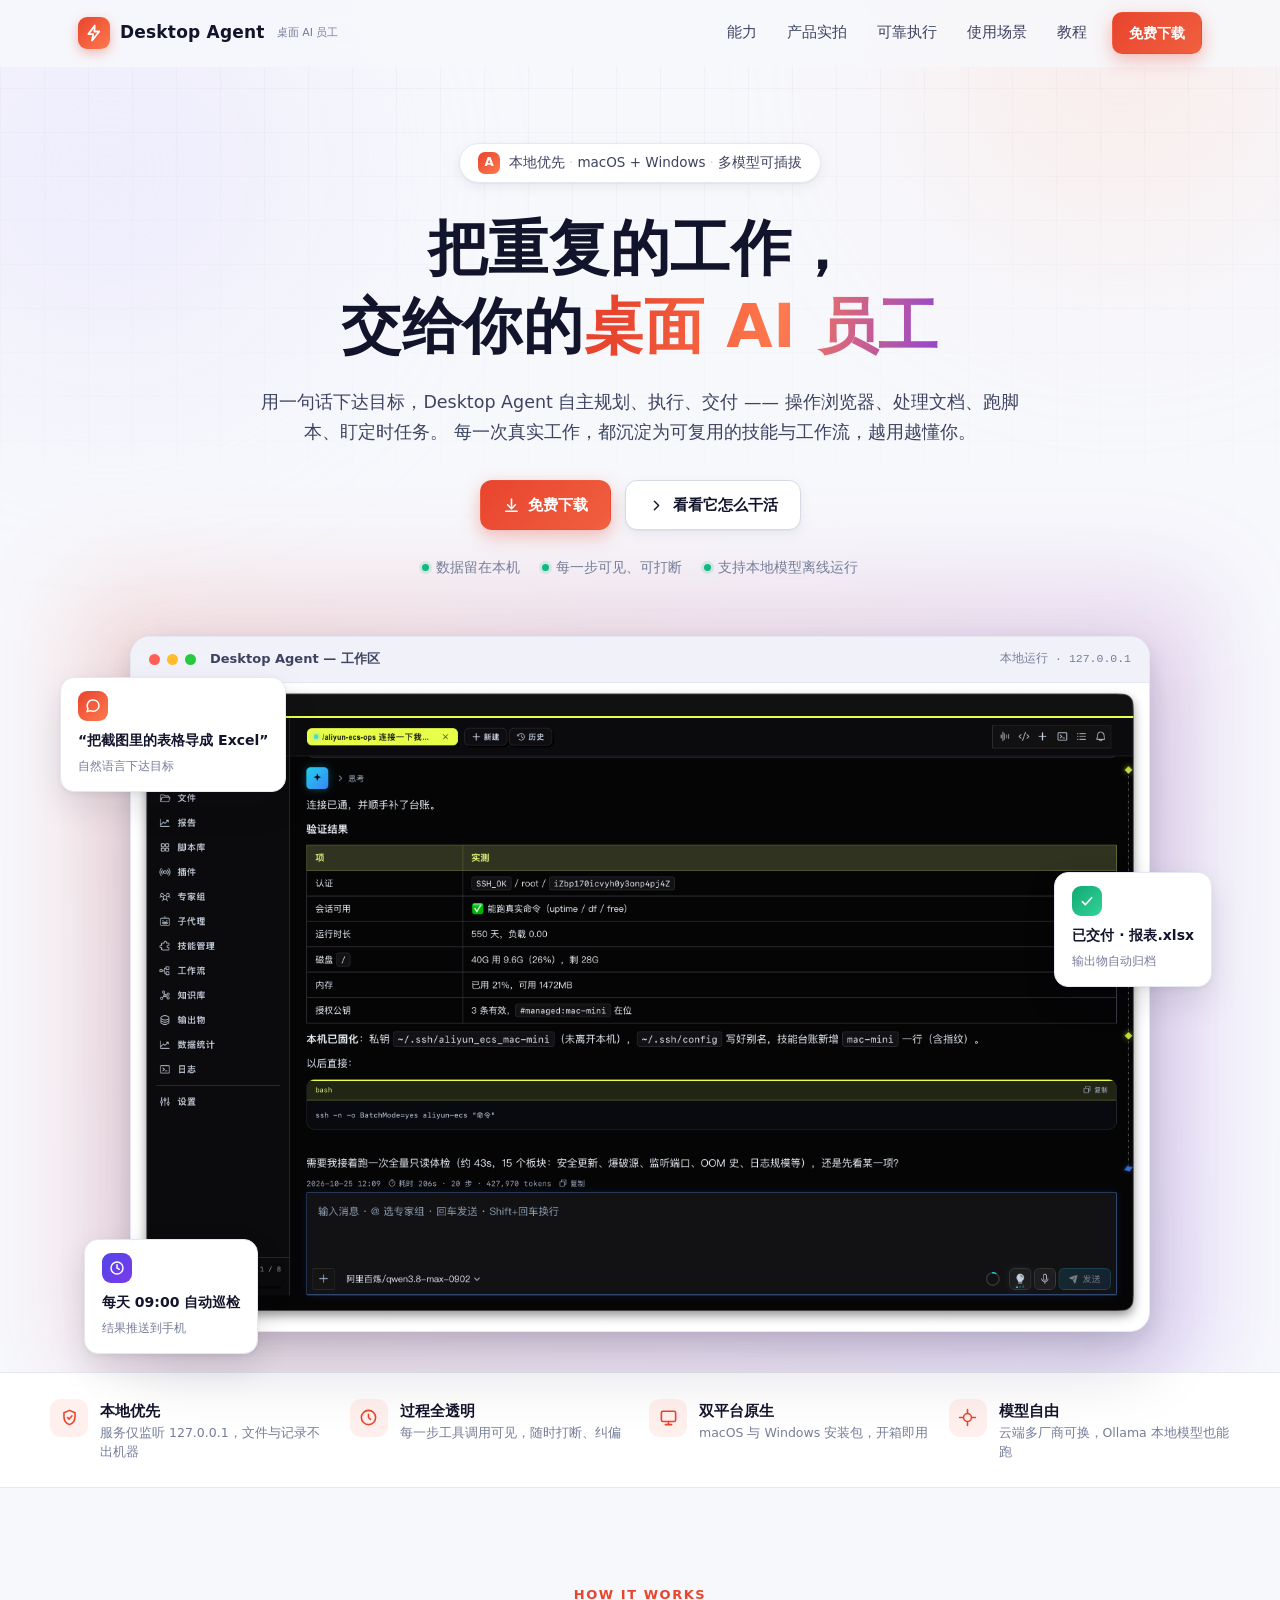
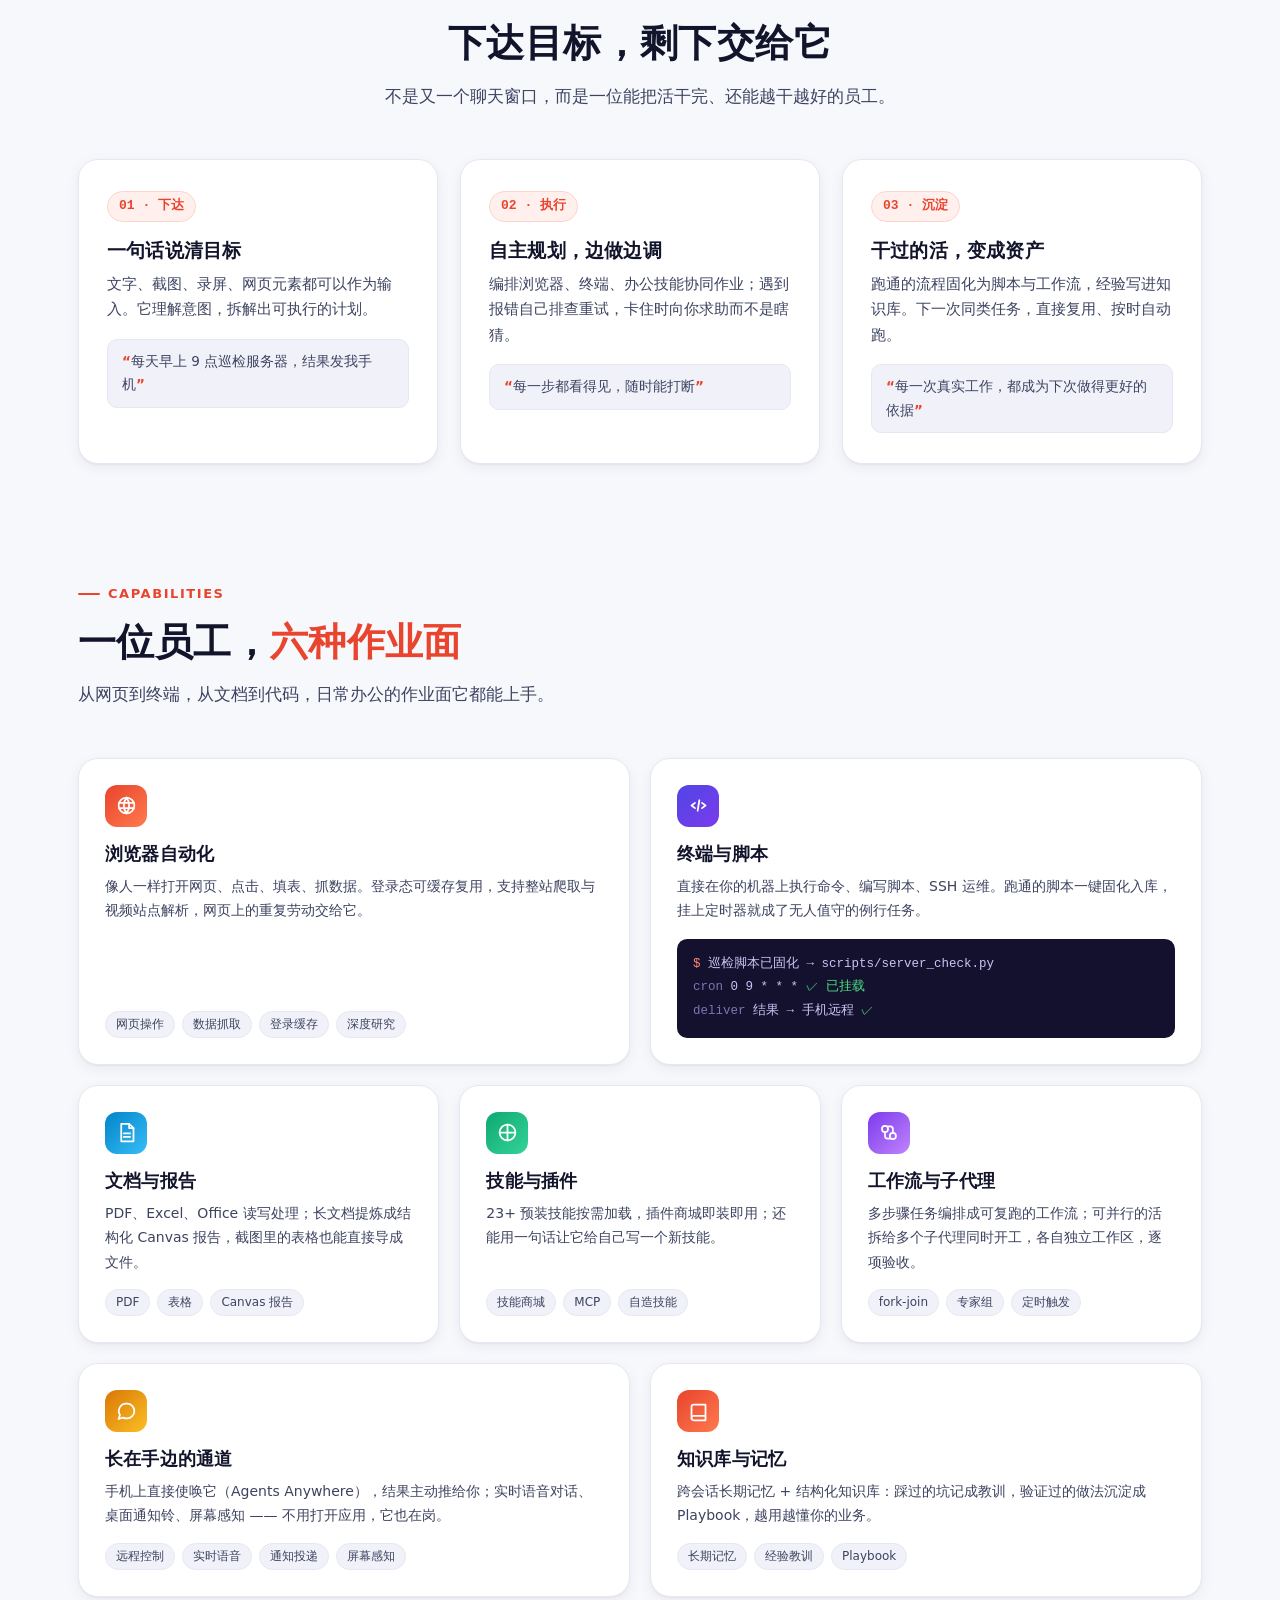
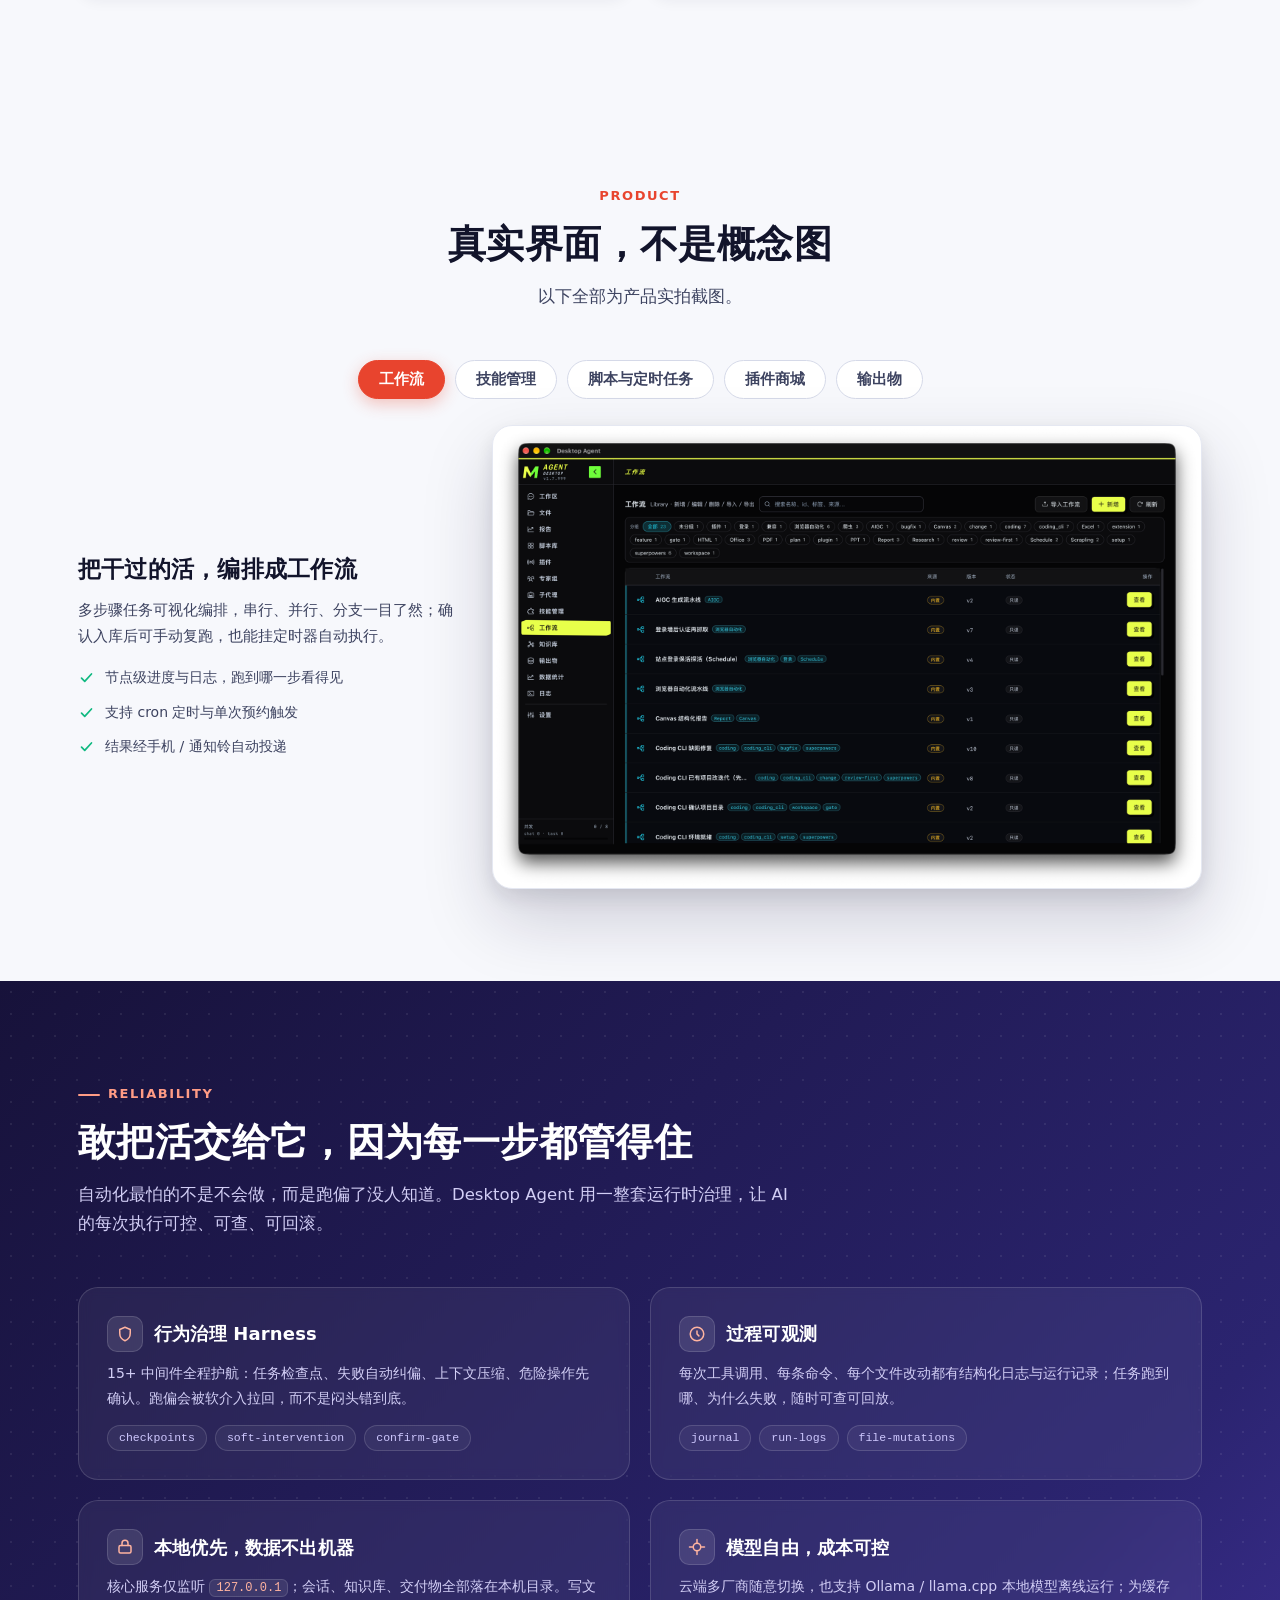
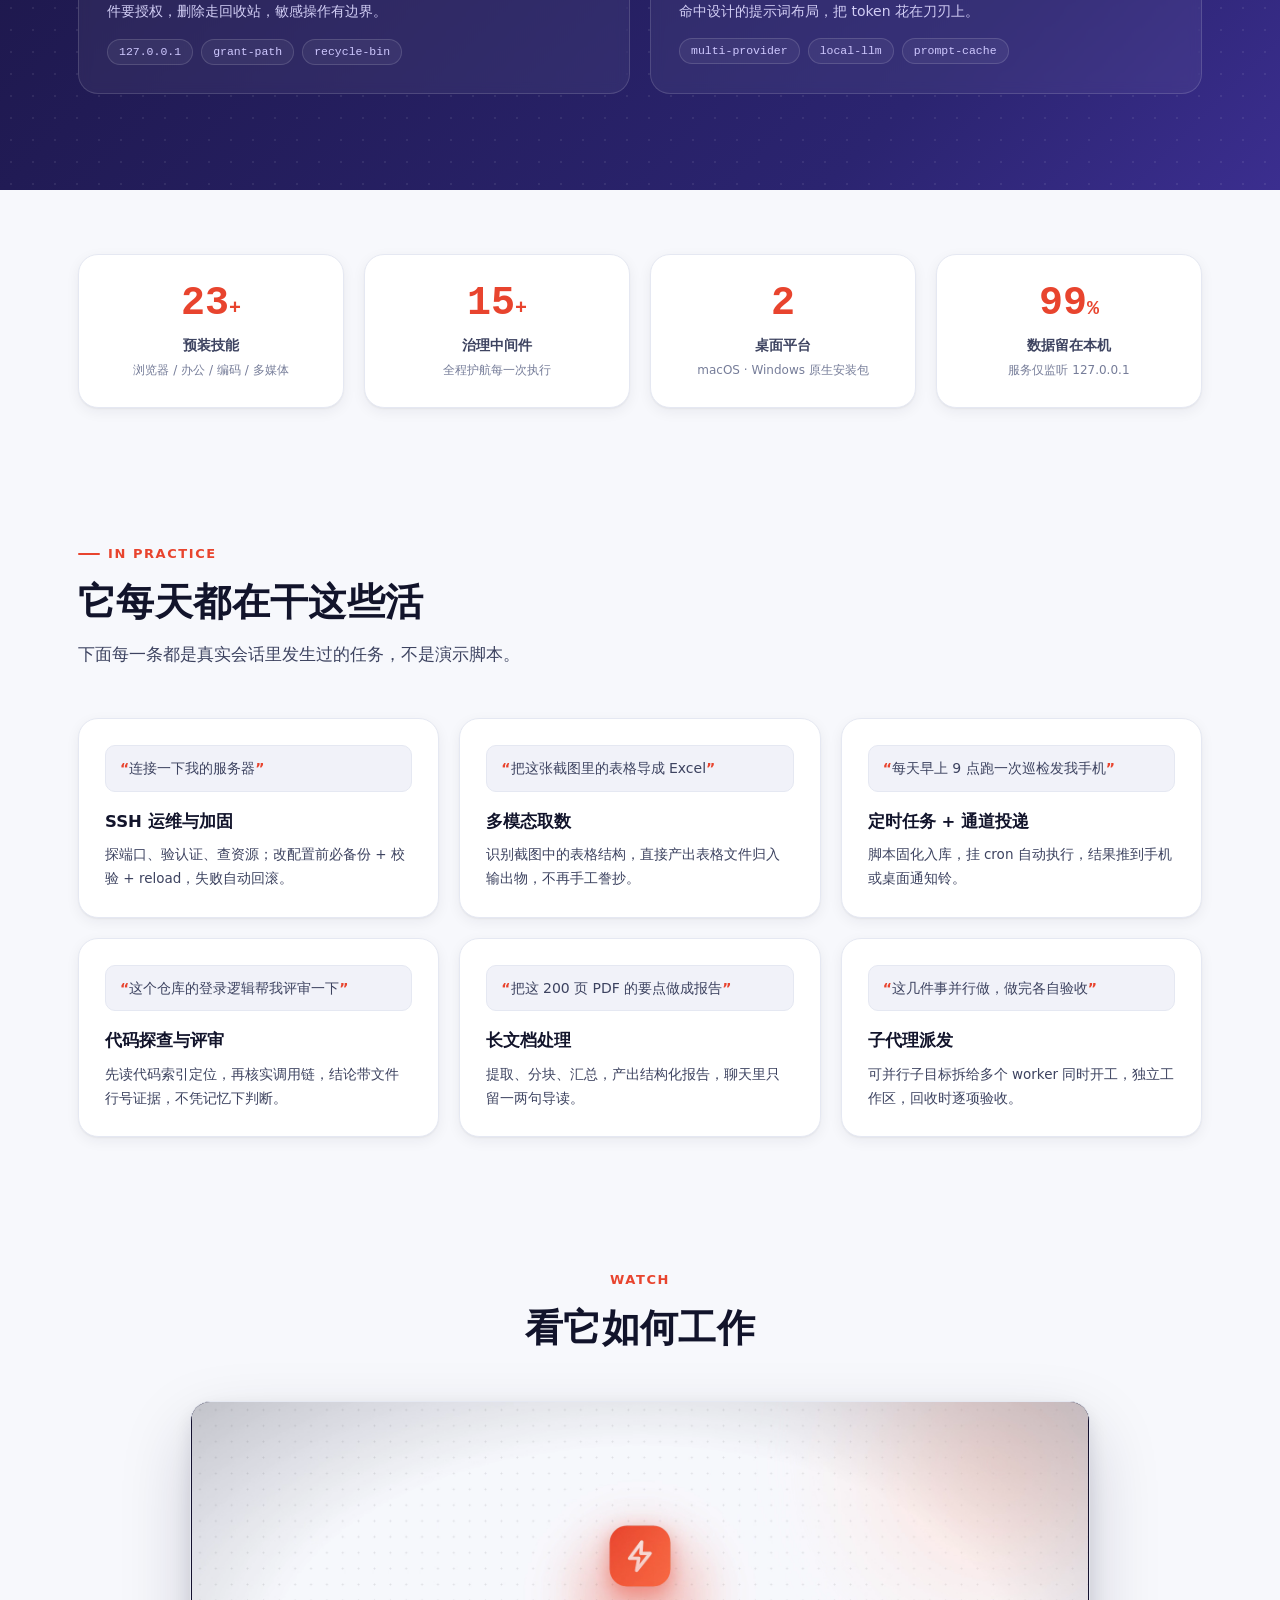
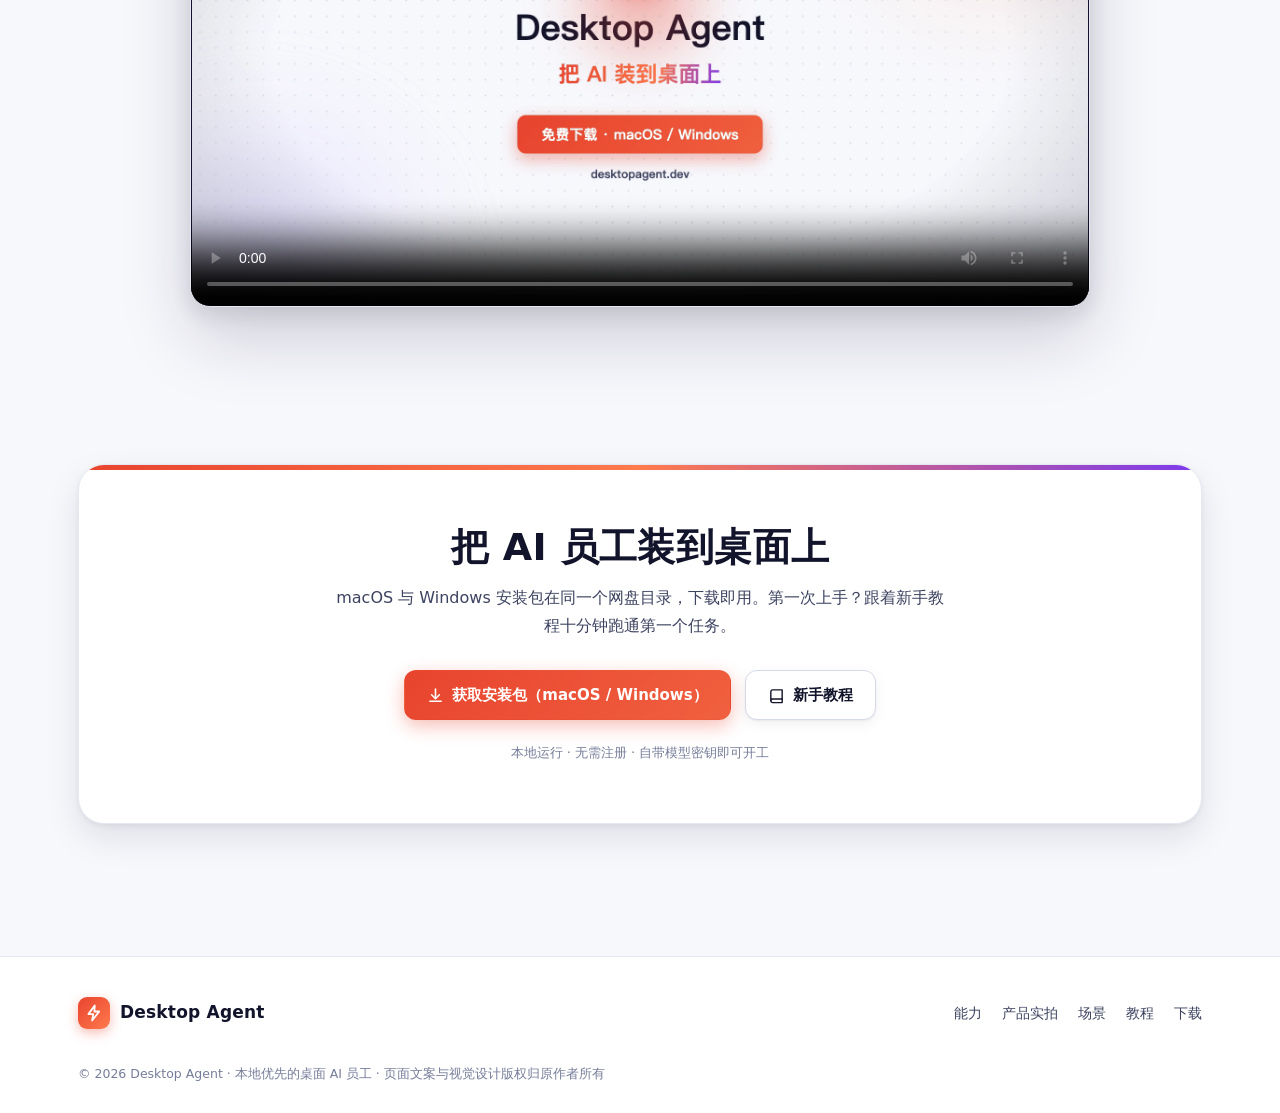
<file: index.html>
<!DOCTYPE html>
<html lang="zh-CN">
<head>
<meta charset="UTF-8">
<meta name="viewport" content="width=device-width, initial-scale=1.0">
<title>Desktop Agent — 会干活的桌面 AI 员工 · 自然语言驱动办公自动化</title>
<meta name="description" content="Desktop Agent 是运行在你桌面上的 AI 员工：自然语言下达目标，它自主规划、执行、交付，把过程沉淀为可复用的技能与工作流。本地优先，数据不出机器，macOS 与 Windows 双平台。">
<link rel="icon" href="assets/favicon.svg" type="image/svg+xml">
<link rel="stylesheet" href="styles.css">
<script>document.documentElement.classList.add("js");</script>
</head>
<body>

<div class="bg-fx" aria-hidden="true">
  <div class="bg-fx__grid"></div>
  <div class="bg-fx__glow bg-fx__glow--brand"></div>
  <div class="bg-fx__glow bg-fx__glow--indigo"></div>
</div>

<!-- ============================ 导航 ============================ -->
<header class="nav" id="nav">
  <div class="wrap nav__inner">
    <a class="brand" href="#top">
      <span class="brand__mark">
        <svg viewBox="0 0 24 24" fill="none" stroke="currentColor" stroke-width="2.4" stroke-linecap="round" stroke-linejoin="round"><path d="M13 2 4.5 13.5H11L9.5 22 19 10h-6.5L13 2z"/></svg>
      </span>
      <span class="brand__name">Desktop Agent</span>
      <span class="brand__sub">桌面 AI 员工</span>
    </a>
    <button class="nav__burger" id="navBurger" aria-expanded="false" aria-label="打开菜单">
      <svg viewBox="0 0 24 24" fill="none" stroke="currentColor" stroke-width="2" stroke-linecap="round"><path d="M4 7h16M4 12h16M4 17h16"/></svg>
    </button>
    <nav class="nav__links" id="navLinks">
      <a class="nav__link" href="#capability">能力</a>
      <a class="nav__link" href="#showcase">产品实拍</a>
      <a class="nav__link" href="#governance">可靠执行</a>
      <a class="nav__link" href="#scenes">使用场景</a>
      <a class="nav__link" href="tutorial.html">教程</a>
      <a class="btn btn--primary btn--sm nav__cta" href="#download">免费下载</a>
    </nav>
  </div>
</header>

<main id="top">

<!-- ============================ Hero ============================ -->
<section class="hero">
  <div class="wrap">

    <div class="badge rv">
      <span class="badge__dot">A</span>
      <span>本地优先<span class="sep">·</span>macOS + Windows<span class="sep">·</span>多模型可插拔</span>
    </div>

    <h1 class="rv">把重复的工作，<br>交给你的<span class="hero__grad">桌面 AI 员工</span></h1>

    <p class="hero__lead rv">
      用一句话下达目标，Desktop Agent 自主规划、执行、交付 —— 操作浏览器、处理文档、跑脚本、盯定时任务。
      每一次真实工作，都沉淀为<span class="nw">可复用</span>的技能与工作流，越用越懂你。
    </p>

    <div class="hero__actions rv">
      <a class="btn btn--primary" href="#download">
        <svg viewBox="0 0 24 24" fill="none" stroke="currentColor" stroke-width="2.2" stroke-linecap="round" stroke-linejoin="round"><path d="M12 3v13"/><path d="m6.5 11 5.5 5.5L17.5 11"/><path d="M4 20h16"/></svg>
        免费下载
      </a>
      <a class="btn" href="#showcase">
        <svg viewBox="0 0 24 24" fill="none" stroke="currentColor" stroke-width="2" stroke-linecap="round" stroke-linejoin="round"><path d="m9 18 6-6-6-6"/></svg>
        看看它怎么干活
      </a>
    </div>

    <div class="hero__meta rv">
      <span><i></i>数据留在本机</span>
      <span><i></i>每一步可见、可打断</span>
      <span><i></i>支持本地模型离线运行</span>
    </div>

    <div class="shot rv">
      <div class="shot__glow"></div>
      <figure class="shot__frame" style="margin:0">
        <div class="shot__bar">
          <span class="shot__dots"><i></i><i></i><i></i></span>
          <span class="shot__title">Desktop Agent — 工作区</span>
          <span class="shot__path">本地运行 · 127.0.0.1</span>
        </div>
        <img class="shot__img" src="assets/app-screenshot.png" alt="Desktop Agent 应用界面：左侧导航含工作区、文件、脚本库、插件、技能管理、工作流、知识库；右侧对话工作区展示运维任务的验证结果" loading="eager" width="2972" height="1892">
      </figure>

      <div class="float-card float-card--task" aria-hidden="true">
        <span class="fc-ico fc-ico--brand"><svg viewBox="0 0 24 24" fill="none" stroke="currentColor" stroke-width="2.2" stroke-linecap="round" stroke-linejoin="round"><path d="M21 11.5a8.4 8.4 0 0 1-9 8.4 8.5 8.5 0 0 1-3.9-.9L3 20.5l1.5-4.6A8.4 8.4 0 0 1 12 3.1a8.4 8.4 0 0 1 9 8.4z"/></svg></span>
        <b>“把截图里的表格导成 Excel”</b>
        <small>自然语言下达目标</small>
      </div>
      <div class="float-card float-card--done" aria-hidden="true">
        <span class="fc-ico fc-ico--emerald"><svg viewBox="0 0 24 24" fill="none" stroke="currentColor" stroke-width="2.4" stroke-linecap="round" stroke-linejoin="round"><path d="m5 13 4.5 4.5L19 7"/></svg></span>
        <b>已交付 · 报表.xlsx</b>
        <small>输出物自动归档</small>
      </div>
      <div class="float-card float-card--cron" aria-hidden="true">
        <span class="fc-ico fc-ico--indigo"><svg viewBox="0 0 24 24" fill="none" stroke="currentColor" stroke-width="2.2" stroke-linecap="round" stroke-linejoin="round"><circle cx="12" cy="12" r="9"/><path d="M12 7v5l3.5 2"/></svg></span>
        <b>每天 09:00 自动巡检</b>
        <small>结果推送到手机</small>
      </div>
    </div>

  </div>
</section>

<!-- ============================ 信任条 ============================ -->
<section class="trust">
  <div class="wrap trust__inner">
    <div class="trust__item rv">
      <span class="trust__ico"><svg viewBox="0 0 24 24" fill="none" stroke="currentColor" stroke-width="2" stroke-linecap="round" stroke-linejoin="round"><path d="M12 3 5 6v5c0 4.5 3 8.4 7 10 4-1.6 7-5.5 7-10V6l-7-3z"/><path d="m9.5 12 2 2 3.5-4"/></svg></span>
      <div><b>本地优先</b><small>服务仅监听 127.0.0.1，文件与记录不出机器</small></div>
    </div>
    <div class="trust__item rv">
      <span class="trust__ico"><svg viewBox="0 0 24 24" fill="none" stroke="currentColor" stroke-width="2" stroke-linecap="round" stroke-linejoin="round"><circle cx="12" cy="12" r="9"/><path d="M12 8v4l2.5 2.5"/></svg></span>
      <div><b>过程全透明</b><small>每一步工具调用可见，随时打断、纠偏</small></div>
    </div>
    <div class="trust__item rv">
      <span class="trust__ico"><svg viewBox="0 0 24 24" fill="none" stroke="currentColor" stroke-width="2" stroke-linecap="round" stroke-linejoin="round"><rect x="3" y="4" width="18" height="13" rx="2"/><path d="M8 21h8M12 17v4"/></svg></span>
      <div><b>双平台原生</b><small>macOS 与 Windows 安装包，开箱即用</small></div>
    </div>
    <div class="trust__item rv">
      <span class="trust__ico"><svg viewBox="0 0 24 24" fill="none" stroke="currentColor" stroke-width="2" stroke-linecap="round" stroke-linejoin="round"><path d="M12 2v4M12 18v4M2 12h4M18 12h4"/><circle cx="12" cy="12" r="5"/></svg></span>
      <div><b>模型自由</b><small>云端多厂商可换，Ollama 本地模型也能跑</small></div>
    </div>
  </div>
</section>

<!-- ============================ 三步工作法 ============================ -->
<section class="sec" id="how">
  <div class="wrap">
    <div class="sec__head sec__head--center rv">
      <span class="eyebrow">How it works</span>
      <h2>下达目标，剩下交给它</h2>
      <p class="sec__desc">不是又一个聊天窗口，而是一位能把活干完、还能越干越好的员工。</p>
    </div>
    <div class="steps3">
      <article class="step3 rv">
        <span class="step3__num">01 · 下达</span>
        <h3>一句话说清目标</h3>
        <p>文字、截图、录屏、网页元素都可以作为输入。它理解意图，拆解出可执行的计划。</p>
        <div class="step3__quote">每天早上 9 点巡检服务器，结果发我手机</div>
      </article>
      <article class="step3 rv">
        <span class="step3__num">02 · 执行</span>
        <h3>自主规划，边做边调</h3>
        <p>编排浏览器、终端、办公技能协同作业；遇到报错自己排查重试，卡住时向你求助而不是瞎猜。</p>
        <div class="step3__quote">每一步都看得见，随时能打断</div>
      </article>
      <article class="step3 rv">
        <span class="step3__num">03 · 沉淀</span>
        <h3>干过的活，变成资产</h3>
        <p>跑通的流程固化为脚本与工作流，经验写进知识库。下一次同类任务，直接复用、按时自动跑。</p>
        <div class="step3__quote">每一次真实工作，都成为下次做得更好的依据</div>
      </article>
    </div>
  </div>
</section>

<!-- ============================ 能力 Bento ============================ -->
<section class="sec" id="capability" style="padding-top:20px">
  <div class="wrap">
    <div class="sec__head rv">
      <span class="eyebrow">Capabilities</span>
      <h2>一位员工，<span class="hl">六种作业面</span></h2>
      <p class="sec__desc">从网页到终端，从文档到代码，日常办公的作业面它都能上手。</p>
    </div>

    <div class="bento">
      <article class="bcell bcell--wide rv">
        <span class="bcell__ico ico--brand"><svg viewBox="0 0 24 24" fill="none" stroke="currentColor" stroke-width="2" stroke-linecap="round" stroke-linejoin="round"><circle cx="12" cy="12" r="9"/><path d="M3.5 9h17M3.5 15h17M12 3a15 15 0 0 1 0 18M12 3a15 15 0 0 0 0 18"/></svg></span>
        <h3>浏览器自动化</h3>
        <p>像人一样打开网页、点击、填表、抓数据。登录态可缓存复用，支持整站爬取与视频站点解析，网页上的重复劳动交给它。</p>
        <div class="bcell__tags"><span>网页操作</span><span>数据抓取</span><span>登录缓存</span><span>深度研究</span></div>
      </article>

      <article class="bcell bcell--wide rv">
        <span class="bcell__ico ico--indigo"><svg viewBox="0 0 24 24" fill="none" stroke="currentColor" stroke-width="2" stroke-linecap="round" stroke-linejoin="round"><path d="m8 9-4 3 4 3M16 9l4 3-4 3M13 6l-2 12"/></svg></span>
        <h3>终端与脚本</h3>
        <p>直接在你的机器上执行命令、编写脚本、SSH 运维。跑通的脚本一键固化入库，挂上定时器就成了无人值守的例行任务。</p>
        <div class="term" aria-hidden="true">
          <span class="term__ln"><span class="p">$</span> 巡检脚本已固化 → scripts/server_check.py</span>
          <span class="term__ln"><span class="dim">cron</span> 0 9 * * * <span class="ok">✓ 已挂载</span></span>
          <span class="term__ln"><span class="dim">deliver</span> 结果 → 手机远程 <span class="ok">✓</span></span>
        </div>
      </article>

      <article class="bcell rv">
        <span class="bcell__ico ico--cyan"><svg viewBox="0 0 24 24" fill="none" stroke="currentColor" stroke-width="2" stroke-linecap="round" stroke-linejoin="round"><path d="M6 2h9l5 5v15H6z"/><path d="M15 2v5h5M9 13h7M9 17h7"/></svg></span>
        <h3>文档与报告</h3>
        <p>PDF、Excel、Office 读写处理；长文档提炼成结构化 Canvas 报告，截图里的表格也能直接导成文件。</p>
        <div class="bcell__tags"><span>PDF</span><span>表格</span><span>Canvas 报告</span></div>
      </article>

      <article class="bcell rv">
        <span class="bcell__ico ico--emerald"><svg viewBox="0 0 24 24" fill="none" stroke="currentColor" stroke-width="2" stroke-linecap="round" stroke-linejoin="round"><path d="M12 3v18M3 12h18"/><circle cx="12" cy="12" r="9"/></svg></span>
        <h3>技能与插件</h3>
        <p>23+ 预装技能按需加载，插件商城即装即用；还能用一句话让它给自己写一个新技能。</p>
        <div class="bcell__tags"><span>技能商城</span><span>MCP</span><span>自造技能</span></div>
      </article>

      <article class="bcell rv">
        <span class="bcell__ico ico--violet"><svg viewBox="0 0 24 24" fill="none" stroke="currentColor" stroke-width="2" stroke-linecap="round" stroke-linejoin="round"><circle cx="8" cy="8" r="3.5"/><circle cx="17" cy="16" r="3.5"/><path d="M8 11.5V16a3 3 0 0 0 3 3h2.5M17 12.5V8a3 3 0 0 0-3-3h-2.5"/></svg></span>
        <h3>工作流与子代理</h3>
        <p>多步骤任务编排成可复跑的工作流；可并行的活拆给多个子代理同时开工，各自独立工作区，逐项验收。</p>
        <div class="bcell__tags"><span>fork-join</span><span>专家组</span><span>定时触发</span></div>
      </article>

      <article class="bcell bcell--wide rv">
        <span class="bcell__ico ico--amber"><svg viewBox="0 0 24 24" fill="none" stroke="currentColor" stroke-width="2" stroke-linecap="round" stroke-linejoin="round"><path d="M21 11.5a8.4 8.4 0 0 1-9 8.4 8.5 8.5 0 0 1-3.9-.9L3 20.5l1.5-4.6A8.4 8.4 0 0 1 12 3.1a8.4 8.4 0 0 1 9 8.4z"/></svg></span>
        <h3>长在手边的通道</h3>
        <p>手机上直接使唤它（Agents Anywhere），结果主动推给你；实时语音对话、桌面通知铃、屏幕感知 —— 不用打开应用，它也在岗。</p>
        <div class="bcell__tags"><span>远程控制</span><span>实时语音</span><span>通知投递</span><span>屏幕感知</span></div>
      </article>

      <article class="bcell bcell--wide rv">
        <span class="bcell__ico ico--brand"><svg viewBox="0 0 24 24" fill="none" stroke="currentColor" stroke-width="2" stroke-linecap="round" stroke-linejoin="round"><path d="M4 19.5A2.5 2.5 0 0 1 6.5 17H20V4H6.5A2.5 2.5 0 0 0 4 6.5v13z"/><path d="M4 19.5A2.5 2.5 0 0 0 6.5 22H20v-5"/></svg></span>
        <h3>知识库与记忆</h3>
        <p>跨会话长期记忆 + 结构化知识库：踩过的坑记成教训，验证过的做法沉淀成 Playbook，越用越懂你的业务。</p>
        <div class="bcell__tags"><span>长期记忆</span><span>经验教训</span><span>Playbook</span></div>
      </article>
    </div>
  </div>
</section>

<!-- ============================ 产品实拍 ============================ -->
<section class="sec" id="showcase">
  <div class="wrap">
    <div class="sec__head sec__head--center rv">
      <span class="eyebrow">Product</span>
      <h2>真实界面，不是概念图</h2>
      <p class="sec__desc">以下全部为产品实拍截图。</p>
    </div>

    <div class="show__tabs rv" role="tablist" aria-label="产品界面切换">
      <button class="show__tab is-on" data-panel="p-workflow" role="tab" aria-selected="true">工作流</button>
      <button class="show__tab" data-panel="p-skills" role="tab" aria-selected="false">技能管理</button>
      <button class="show__tab" data-panel="p-scripts" role="tab" aria-selected="false">脚本与定时任务</button>
      <button class="show__tab" data-panel="p-extensions" role="tab" aria-selected="false">插件商城</button>
      <button class="show__tab" data-panel="p-outputs" role="tab" aria-selected="false">输出物</button>
    </div>

    <div class="show__panel is-on rv" id="p-workflow" role="tabpanel">
      <div class="show__grid">
        <div class="show__txt">
          <h3>把干过的活，编排成工作流</h3>
          <p>多步骤任务可视化编排，串行、并行、分支一目了然；确认入库后可手动复跑，也能挂定时器自动执行。</p>
          <ul class="show__list">
            <li><svg viewBox="0 0 24 24" fill="none" stroke="currentColor" stroke-width="2.4" stroke-linecap="round" stroke-linejoin="round"><path d="m5 13 4.5 4.5L19 7"/></svg>节点级进度与日志，跑到哪一步看得见</li>
            <li><svg viewBox="0 0 24 24" fill="none" stroke="currentColor" stroke-width="2.4" stroke-linecap="round" stroke-linejoin="round"><path d="m5 13 4.5 4.5L19 7"/></svg>支持 cron 定时与单次预约触发</li>
            <li><svg viewBox="0 0 24 24" fill="none" stroke="currentColor" stroke-width="2.4" stroke-linecap="round" stroke-linejoin="round"><path d="m5 13 4.5 4.5L19 7"/></svg>结果经手机 / 通知铃自动投递</li>
          </ul>
        </div>
        <div class="show__shot"><img src="assets/screens/workflow.png" alt="工作流编排界面实拍" loading="lazy"></div>
      </div>
    </div>

    <div class="show__panel" id="p-skills" role="tabpanel">
      <div class="show__grid">
        <div class="show__txt">
          <h3>技能按需加载，不浪费一个 token</h3>
          <p>23+ 预装技能覆盖浏览器、办公、编码、多媒体；L0→L3 渐进加载，用到才展开，上下文始终精简。</p>
          <ul class="show__list">
            <li><svg viewBox="0 0 24 24" fill="none" stroke="currentColor" stroke-width="2.4" stroke-linecap="round" stroke-linejoin="round"><path d="m5 13 4.5 4.5L19 7"/></svg>技能商城一键安装、升级</li>
            <li><svg viewBox="0 0 24 24" fill="none" stroke="currentColor" stroke-width="2.4" stroke-linecap="round" stroke-linejoin="round"><path d="m5 13 4.5 4.5L19 7"/></svg>一句话让 AI 给自己写新技能</li>
            <li><svg viewBox="0 0 24 24" fill="none" stroke="currentColor" stroke-width="2.4" stroke-linecap="round" stroke-linejoin="round"><path d="m5 13 4.5 4.5L19 7"/></svg>Playbook 沉淀每次成功经验</li>
          </ul>
        </div>
        <div class="show__shot"><img src="assets/screens/skills.png" alt="技能管理界面实拍" loading="lazy"></div>
      </div>
    </div>

    <div class="show__panel" id="p-scripts" role="tabpanel">
      <div class="show__grid">
        <div class="show__txt">
          <h3>脚本固化 + 定时任务，无人值守</h3>
          <p>会话里跑通的脚本一键入库，配好 cron 表达式就成例行任务；每次运行有日志、有产物、有通知。</p>
          <ul class="show__list">
            <li><svg viewBox="0 0 24 24" fill="none" stroke="currentColor" stroke-width="2.4" stroke-linecap="round" stroke-linejoin="round"><path d="m5 13 4.5 4.5L19 7"/></svg>脚本库统一管理，参数化复跑</li>
            <li><svg viewBox="0 0 24 24" fill="none" stroke="currentColor" stroke-width="2.4" stroke-linecap="round" stroke-linejoin="round"><path d="m5 13 4.5 4.5L19 7"/></svg>运行历史与失败原因可追溯</li>
            <li><svg viewBox="0 0 24 24" fill="none" stroke="currentColor" stroke-width="2.4" stroke-linecap="round" stroke-linejoin="round"><path d="m5 13 4.5 4.5L19 7"/></svg>异步长任务后台执行，完成主动通知</li>
          </ul>
        </div>
        <div class="show__shot"><img src="assets/screens/scripts.png" alt="脚本与定时任务界面实拍" loading="lazy"></div>
      </div>
    </div>

    <div class="show__panel" id="p-extensions" role="tabpanel">
      <div class="show__grid">
        <div class="show__txt">
          <h3>插件商城，能力即装即用</h3>
          <p>插件自带界面与工具组，安装后长在工作区侧边栏；数据源、图表、协作类扩展按需加装，互不干扰。</p>
          <ul class="show__list">
            <li><svg viewBox="0 0 24 24" fill="none" stroke="currentColor" stroke-width="2.4" stroke-linecap="round" stroke-linejoin="round"><path d="m5 13 4.5 4.5L19 7"/></svg>官方商城运行时安装，完整性校验</li>
            <li><svg viewBox="0 0 24 24" fill="none" stroke="currentColor" stroke-width="2.4" stroke-linecap="round" stroke-linejoin="round"><path d="m5 13 4.5 4.5L19 7"/></svg>MCP 服务器接入，打通企业系统</li>
            <li><svg viewBox="0 0 24 24" fill="none" stroke="currentColor" stroke-width="2.4" stroke-linecap="round" stroke-linejoin="round"><path d="m5 13 4.5 4.5L19 7"/></svg>用户数据独立保存，升级不丢</li>
          </ul>
        </div>
        <div class="show__shot"><img src="assets/screens/extensions.png" alt="插件商城界面实拍" loading="lazy"></div>
      </div>
    </div>

    <div class="show__panel" id="p-outputs" role="tabpanel">
      <div class="show__grid">
        <div class="show__txt">
          <h3>交付物自动归档，随手可取</h3>
          <p>报告、表格、图片、脚本、音视频，每件产出自动登记进输出物面板；预览、下载、分享一站完成。</p>
          <ul class="show__list">
            <li><svg viewBox="0 0 24 24" fill="none" stroke="currentColor" stroke-width="2.4" stroke-linecap="round" stroke-linejoin="round"><path d="m5 13 4.5 4.5L19 7"/></svg>按类型分抽屉，批量操作</li>
            <li><svg viewBox="0 0 24 24" fill="none" stroke="currentColor" stroke-width="2.4" stroke-linecap="round" stroke-linejoin="round"><path d="m5 13 4.5 4.5L19 7"/></svg>Canvas 结构化报告直接在应用内阅读</li>
            <li><svg viewBox="0 0 24 24" fill="none" stroke="currentColor" stroke-width="2.4" stroke-linecap="round" stroke-linejoin="round"><path d="m5 13 4.5 4.5L19 7"/></svg>一键推送到手机或系统通知</li>
          </ul>
        </div>
        <div class="show__shot"><img src="assets/screens/outputs.png" alt="输出物面板界面实拍" loading="lazy"></div>
      </div>
    </div>
  </div>
</section>

<!-- ============================ 深色治理段 ============================ -->
<section class="dark-sec" id="governance">
  <div class="wrap">
    <div class="sec__head rv">
      <span class="eyebrow">Reliability</span>
      <h2>敢把活交给它，因为每一步都管得住</h2>
      <p class="sec__desc">自动化最怕的不是不会做，而是跑偏了没人知道。Desktop Agent 用一整套运行时治理，让 AI 的每次执行可控、可查、可回滚。</p>
    </div>
    <div class="gov">
      <article class="gov__card rv">
        <h3><span class="gov__ico"><svg viewBox="0 0 24 24" fill="none" stroke="currentColor" stroke-width="2" stroke-linecap="round" stroke-linejoin="round"><path d="M12 3 5 6v5c0 4.5 3 8.4 7 10 4-1.6 7-5.5 7-10V6l-7-3z"/></svg></span>行为治理 Harness</h3>
        <p>15+ 中间件全程护航：任务检查点、失败自动纠偏、上下文压缩、危险操作先确认。跑偏会被软介入拉回，而不是闷头错到底。</p>
        <div class="gov__meta"><span>checkpoints</span><span>soft-intervention</span><span>confirm-gate</span></div>
      </article>
      <article class="gov__card rv">
        <h3><span class="gov__ico"><svg viewBox="0 0 24 24" fill="none" stroke="currentColor" stroke-width="2" stroke-linecap="round" stroke-linejoin="round"><circle cx="12" cy="12" r="9"/><path d="M12 8v4l2.5 2.5"/></svg></span>过程可观测</h3>
        <p>每次工具调用、每条命令、每个文件改动都有结构化日志与运行记录；任务跑到哪、为什么失败，随时可查可回放。</p>
        <div class="gov__meta"><span>journal</span><span>run-logs</span><span>file-mutations</span></div>
      </article>
      <article class="gov__card rv">
        <h3><span class="gov__ico"><svg viewBox="0 0 24 24" fill="none" stroke="currentColor" stroke-width="2" stroke-linecap="round" stroke-linejoin="round"><rect x="4" y="10" width="16" height="10" rx="2"/><path d="M8 10V7a4 4 0 0 1 8 0v3"/></svg></span>本地优先，数据不出机器</h3>
        <p>核心服务仅监听 <code>127.0.0.1</code>；会话、知识库、交付物全部落在本机目录。写文件要授权，删除走回收站，敏感操作有边界。</p>
        <div class="gov__meta"><span>127.0.0.1</span><span>grant-path</span><span>recycle-bin</span></div>
      </article>
      <article class="gov__card rv">
        <h3><span class="gov__ico"><svg viewBox="0 0 24 24" fill="none" stroke="currentColor" stroke-width="2" stroke-linecap="round" stroke-linejoin="round"><path d="M12 2v4M12 18v4M2 12h4M18 12h4"/><circle cx="12" cy="12" r="5"/></svg></span>模型自由，成本可控</h3>
        <p>云端多厂商随意切换，也支持 Ollama / llama.cpp 本地模型离线运行；为缓存命中设计的提示词布局，把 token 花在刀刃上。</p>
        <div class="gov__meta"><span>multi-provider</span><span>local-llm</span><span>prompt-cache</span></div>
      </article>
    </div>
  </div>
</section>

<!-- ============================ 数据条 ============================ -->
<section class="sec--tight">
  <div class="wrap">
    <div class="stats">
      <div class="stat rv">
        <div class="stat__n"><span data-count="23">0</span><small>+</small></div>
        <div class="stat__l">预装技能</div>
        <div class="stat__h">浏览器 / 办公 / 编码 / 多媒体</div>
      </div>
      <div class="stat rv">
        <div class="stat__n"><span data-count="15">0</span><small>+</small></div>
        <div class="stat__l">治理中间件</div>
        <div class="stat__h">全程护航每一次执行</div>
      </div>
      <div class="stat rv">
        <div class="stat__n"><span data-count="2">0</span></div>
        <div class="stat__l">桌面平台</div>
        <div class="stat__h">macOS · Windows 原生安装包</div>
      </div>
      <div class="stat rv">
        <div class="stat__n"><span data-count="100">0</span><small>%</small></div>
        <div class="stat__l">数据留在本机</div>
        <div class="stat__h">服务仅监听 127.0.0.1</div>
      </div>
    </div>
  </div>
</section>

<!-- ============================ 场景 ============================ -->
<section class="sec--tight" id="scenes">
  <div class="wrap">
    <div class="sec__head rv">
      <span class="eyebrow">In Practice</span>
      <h2>它每天都在干这些活</h2>
      <p class="sec__desc">下面每一条都是真实会话里发生过的任务，不是演示脚本。</p>
    </div>
    <div class="scenes">
      <article class="scene rv">
        <div class="scene__q">连接一下我的服务器</div>
        <h4>SSH 运维与加固</h4>
        <p>探端口、验认证、查资源；改配置前必备份 + 校验 + reload，失败自动回滚。</p>
      </article>
      <article class="scene rv">
        <div class="scene__q">把这张截图里的表格导成 Excel</div>
        <h4>多模态取数</h4>
        <p>识别截图中的表格结构，直接产出表格文件归入输出物，不再手工誊抄。</p>
      </article>
      <article class="scene rv">
        <div class="scene__q">每天早上 9 点跑一次巡检发我手机</div>
        <h4>定时任务 + 通道投递</h4>
        <p>脚本固化入库，挂 cron 自动执行，结果推到手机或桌面通知铃。</p>
      </article>
      <article class="scene rv">
        <div class="scene__q">这个仓库的登录逻辑帮我评审一下</div>
        <h4>代码探查与评审</h4>
        <p>先读代码索引定位，再核实调用链，结论带文件行号证据，不凭记忆下判断。</p>
      </article>
      <article class="scene rv">
        <div class="scene__q">把这 200 页 PDF 的要点做成报告</div>
        <h4>长文档处理</h4>
        <p>提取、分块、汇总，产出结构化报告，聊天里只留一两句导读。</p>
      </article>
      <article class="scene rv">
        <div class="scene__q">这几件事并行做，做完各自验收</div>
        <h4>子代理派发</h4>
        <p>可并行子目标拆给多个 worker 同时开工，独立工作区，回收时逐项验收。</p>
      </article>
    </div>
  </div>
</section>

<!-- ============================ 宣传视频 ============================ -->
<section class="sec--tight" id="video">
  <div class="wrap">
    <div class="sec__head sec__head--center rv">
      <span class="eyebrow">Watch</span>
      <h2>看它如何工作</h2>
    </div>
    <div class="video-wrap rv">
      <div class="video-frame" id="videoFrame">
        <video src="assets/promo-v3.mp4" poster="assets/promo-poster-v3.png" controls preload="metadata" playsinline></video>
      </div>
    </div>
  </div>
</section>

<!-- ============================ 下载 ============================ -->
<section class="sec" id="download">
  <div class="wrap">
    <div class="dl rv">
      <h2>把 AI 员工装到桌面上</h2>
      <p>macOS 与 Windows 安装包在同一个网盘目录，下载即用。第一次上手？跟着新手教程十分钟跑通第一个任务。</p>
      <div class="dl__actions">
        <a class="btn btn--primary" href="https://pan.quark.cn/s/0610d48e619c" target="_blank" rel="noopener noreferrer">
          <svg viewBox="0 0 24 24" fill="none" stroke="currentColor" stroke-width="2.2" stroke-linecap="round" stroke-linejoin="round"><path d="M12 3v13"/><path d="m6.5 11 5.5 5.5L17.5 11"/><path d="M4 20h16"/></svg>
          获取安装包（macOS / Windows）
        </a>
        <a class="btn" href="tutorial.html">
          <svg viewBox="0 0 24 24" fill="none" stroke="currentColor" stroke-width="2" stroke-linecap="round" stroke-linejoin="round"><path d="M4 19.5A2.5 2.5 0 0 1 6.5 17H20V4H6.5A2.5 2.5 0 0 0 4 6.5v13z"/><path d="M4 19.5A2.5 2.5 0 0 0 6.5 22H20v-5"/></svg>
          新手教程
        </a>
      </div>
      <div class="dl__meta">本地运行 · 无需注册 · 自带模型密钥即可开工</div>
    </div>
  </div>
</section>

</main>

<!-- ============================ 页脚 ============================ -->
<footer class="foot">
  <div class="wrap foot__inner">
    <a class="brand" href="#top">
      <span class="brand__mark">
        <svg viewBox="0 0 24 24" fill="none" stroke="currentColor" stroke-width="2.4" stroke-linecap="round" stroke-linejoin="round"><path d="M13 2 4.5 13.5H11L9.5 22 19 10h-6.5L13 2z"/></svg>
      </span>
      <span class="brand__name">Desktop Agent</span>
    </a>
    <nav class="foot__links">
      <a href="#capability">能力</a>
      <a href="#showcase">产品实拍</a>
      <a href="#scenes">场景</a>
      <a href="tutorial.html">教程</a>
      <a href="#download">下载</a>
    </nav>
    <div class="foot__cr">© 2026 Desktop Agent · 本地优先的桌面 AI 员工 · 页面文案与视觉设计版权归原作者所有</div>
  </div>
</footer>

<script src="main.js" defer></script>
</body>
</html>
</file>
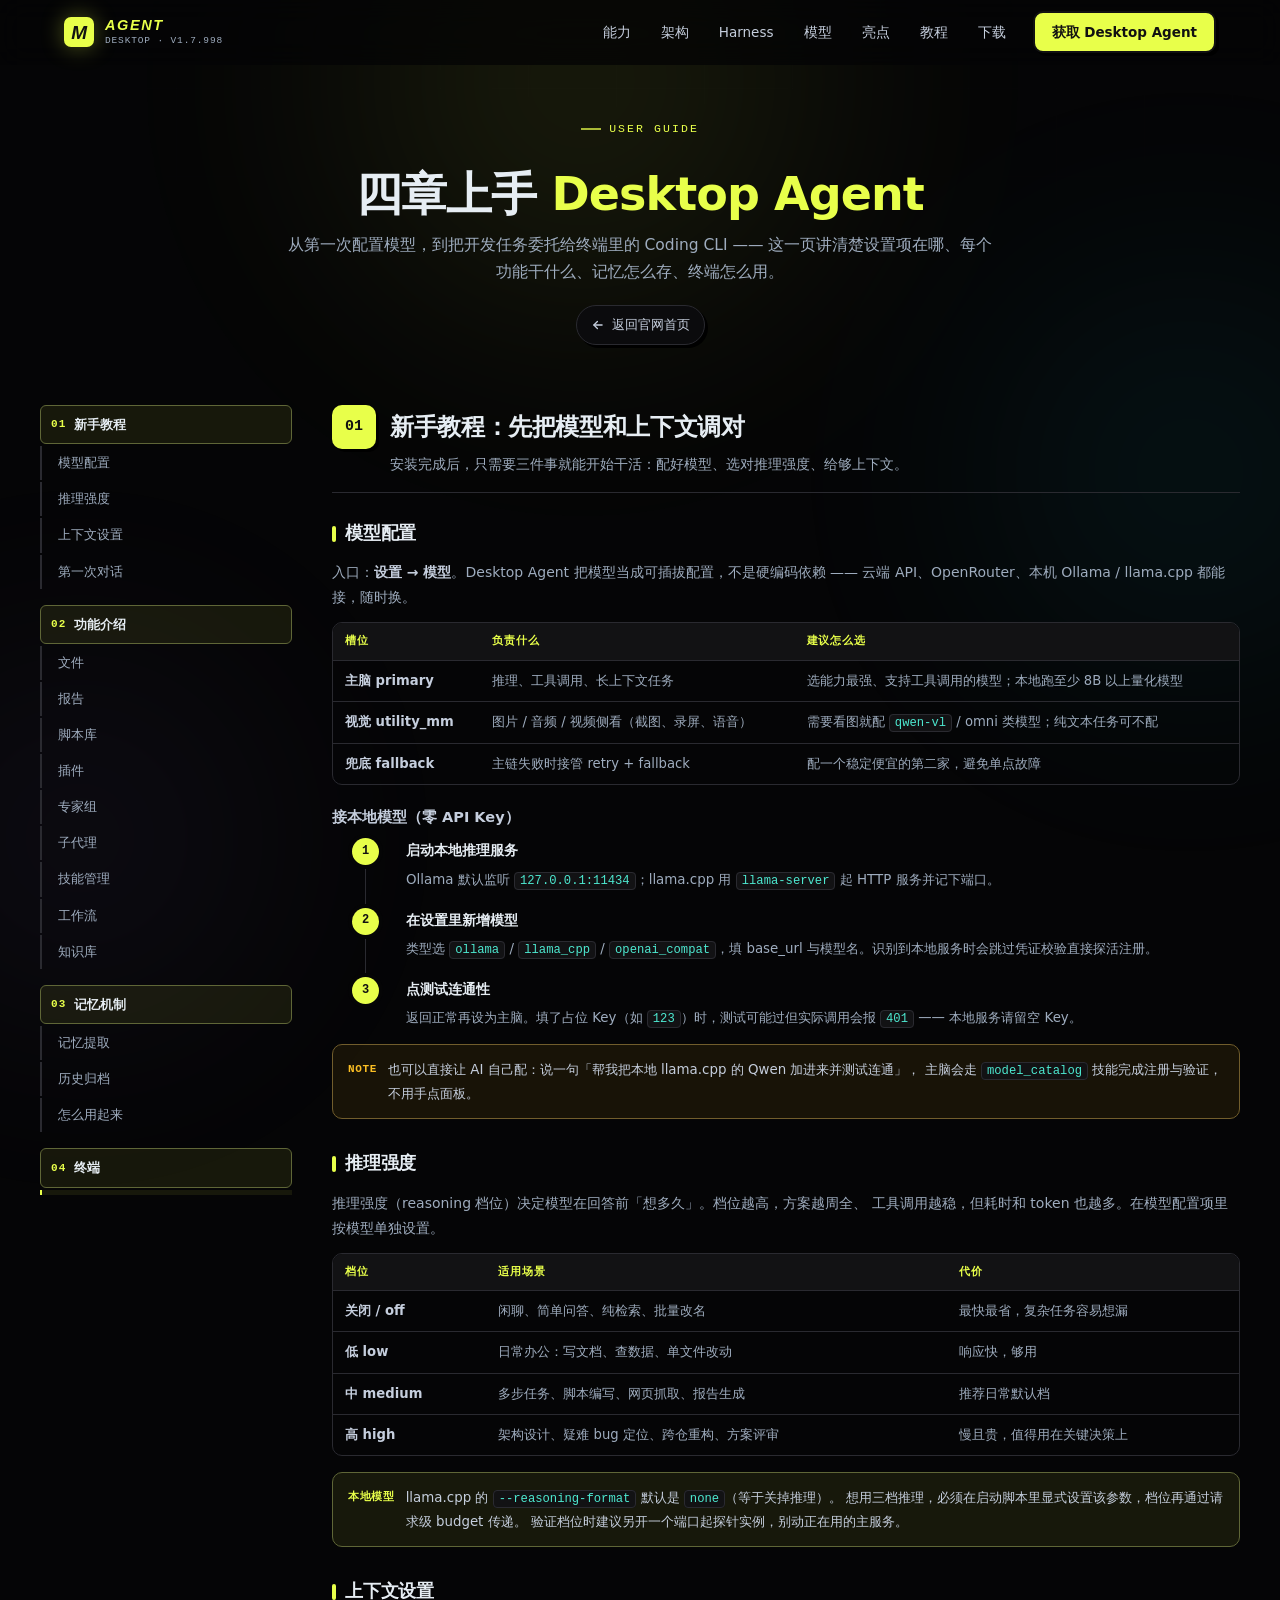
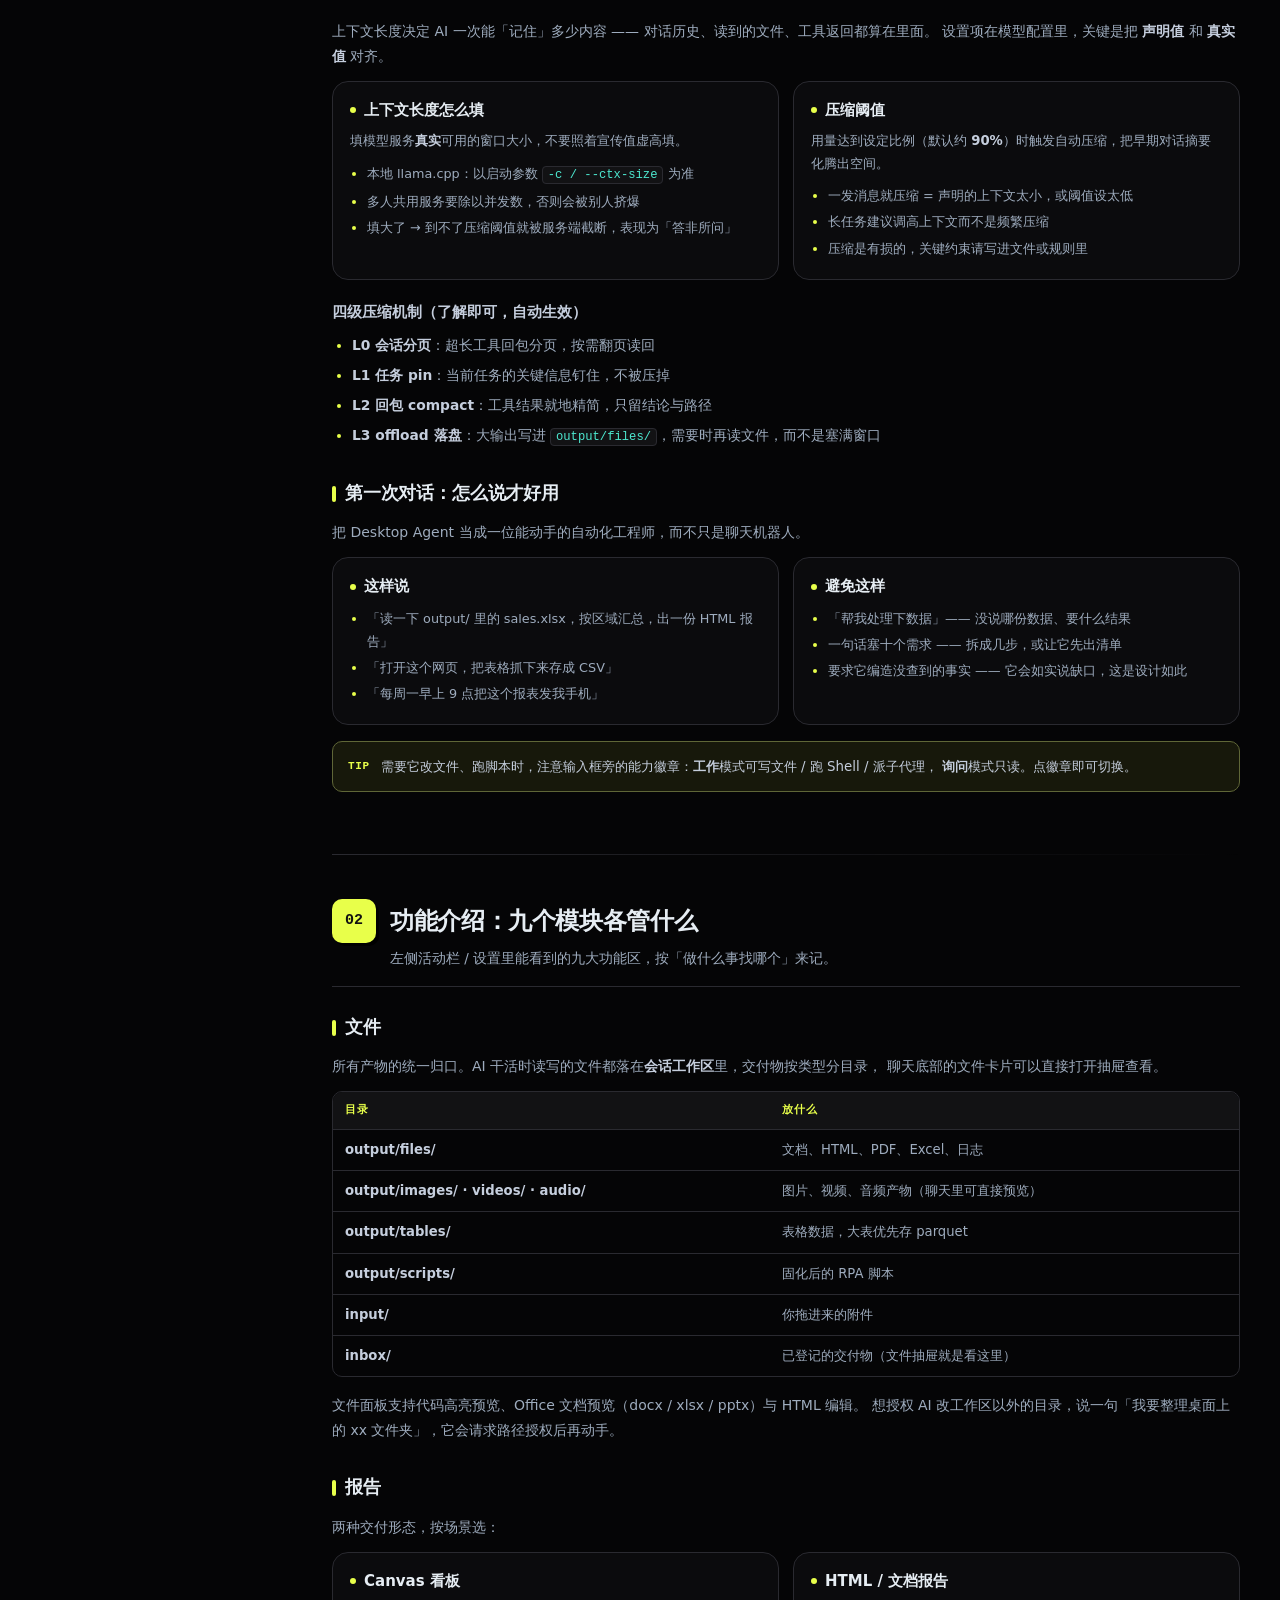
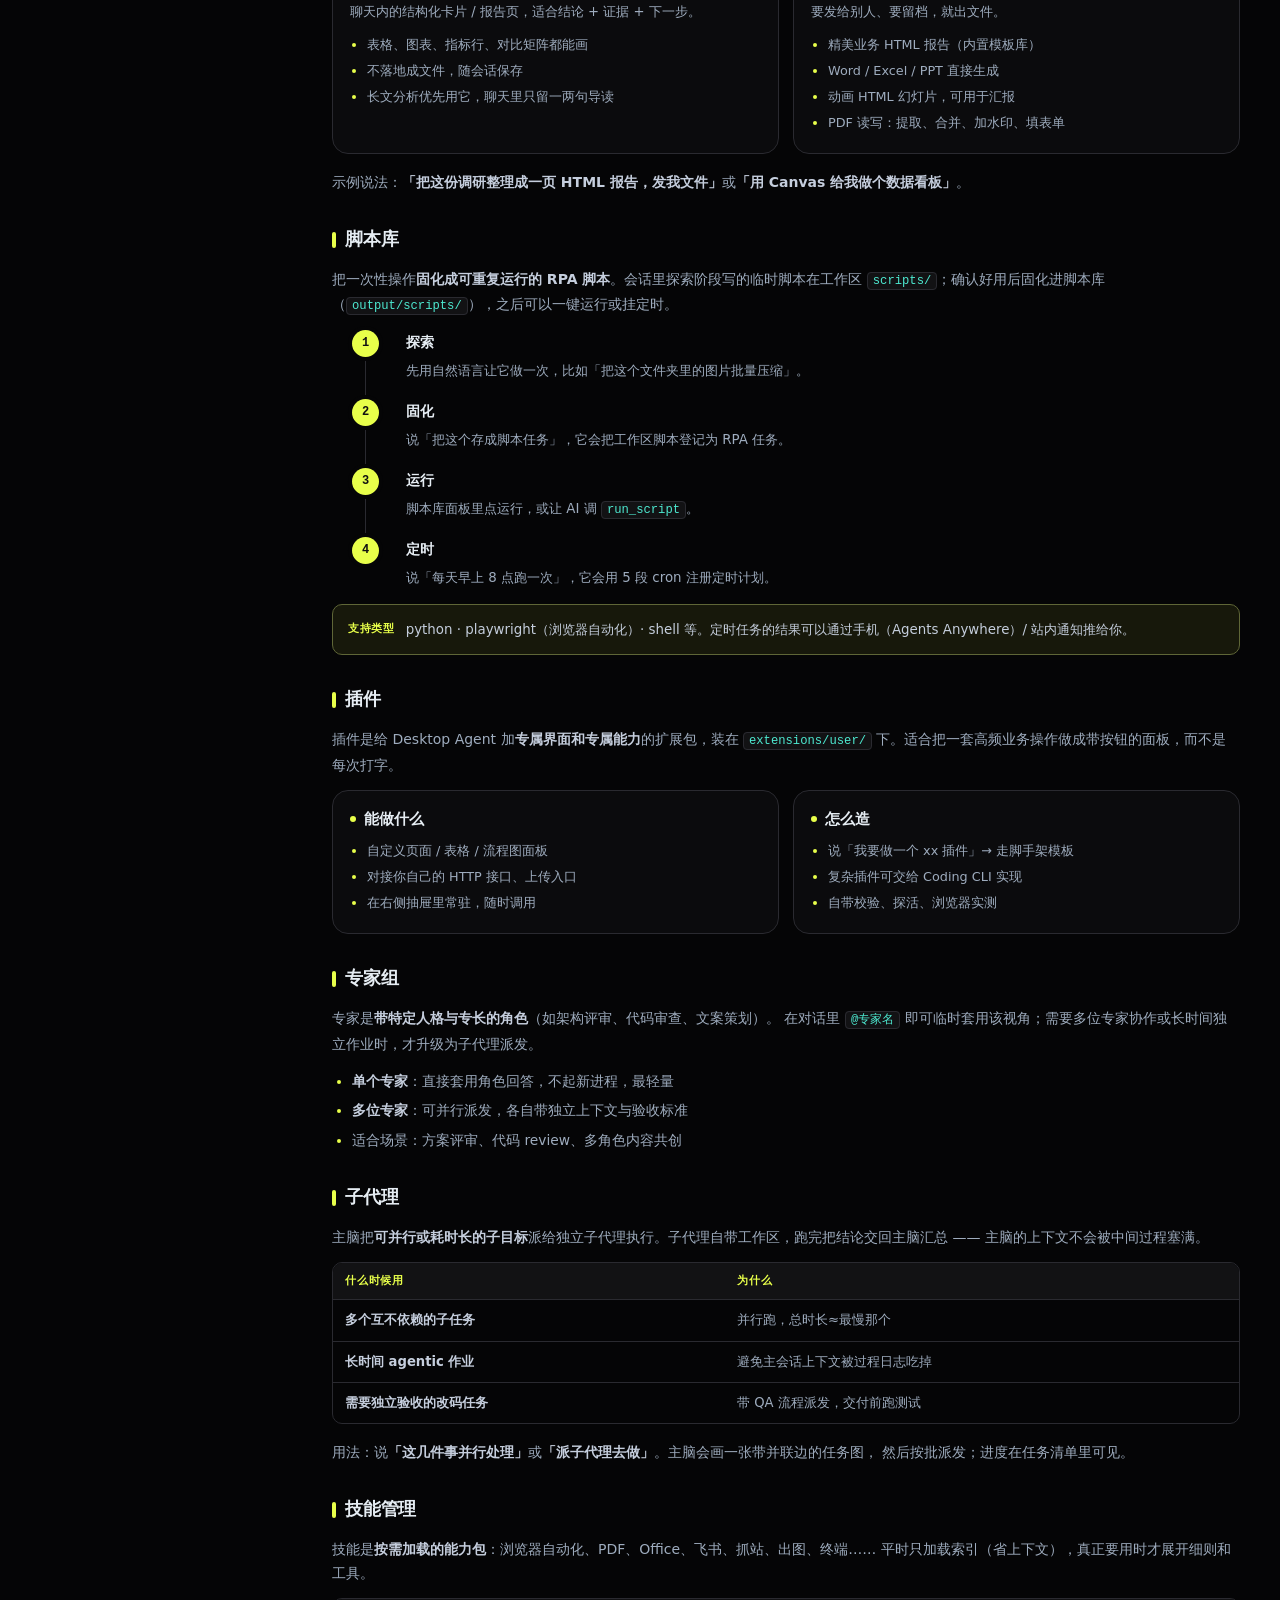
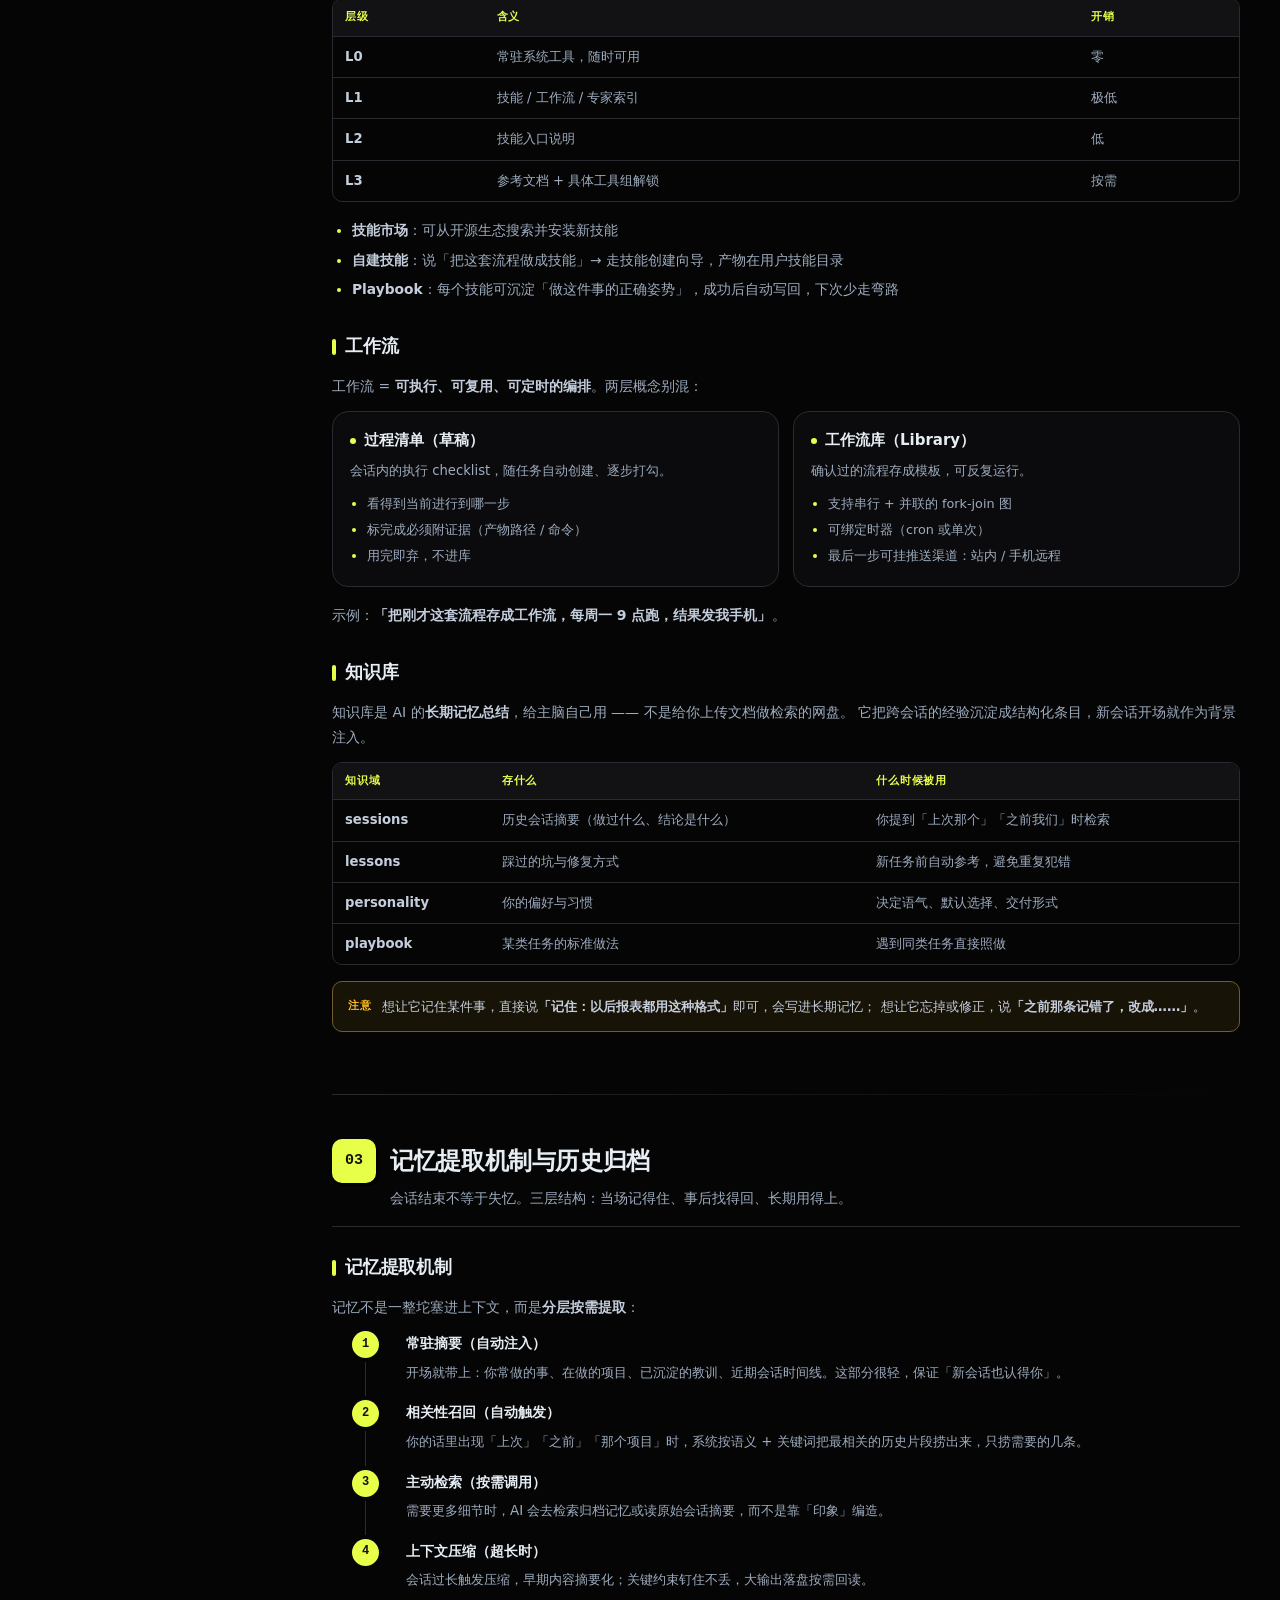
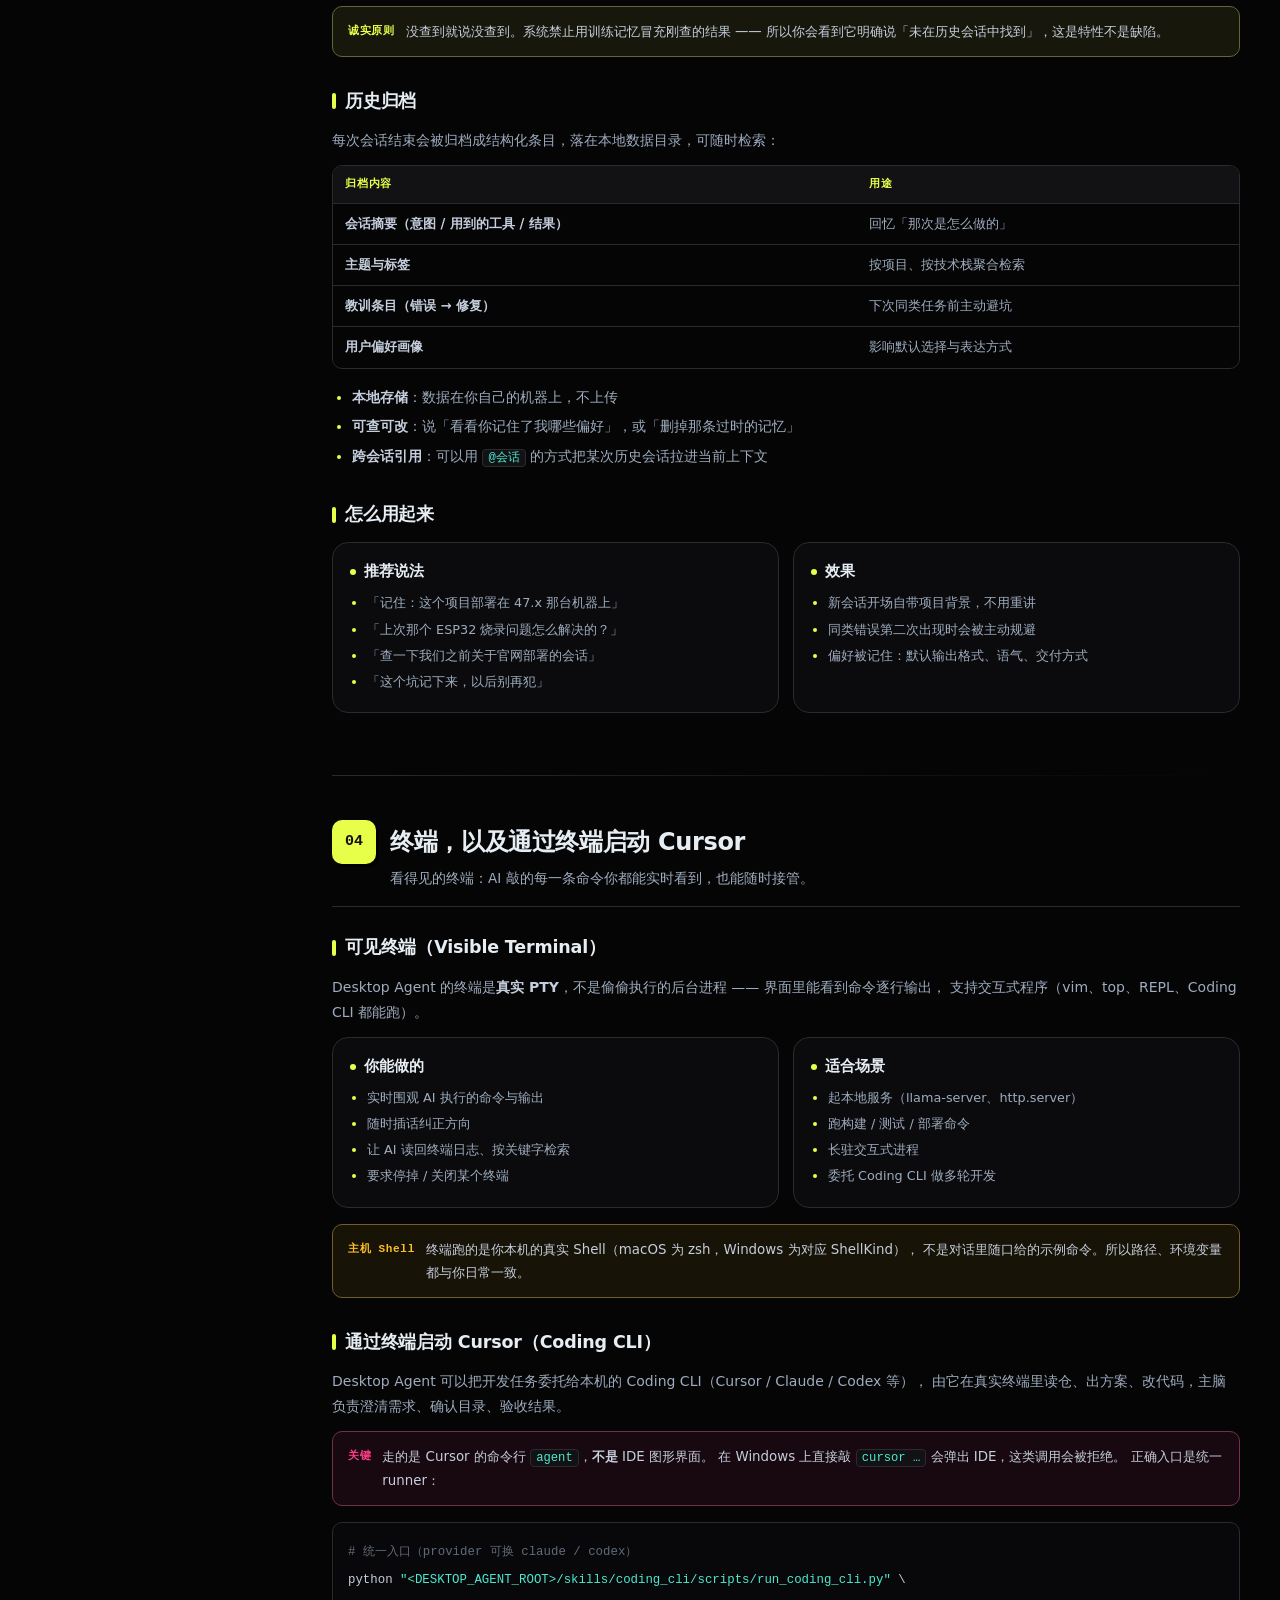
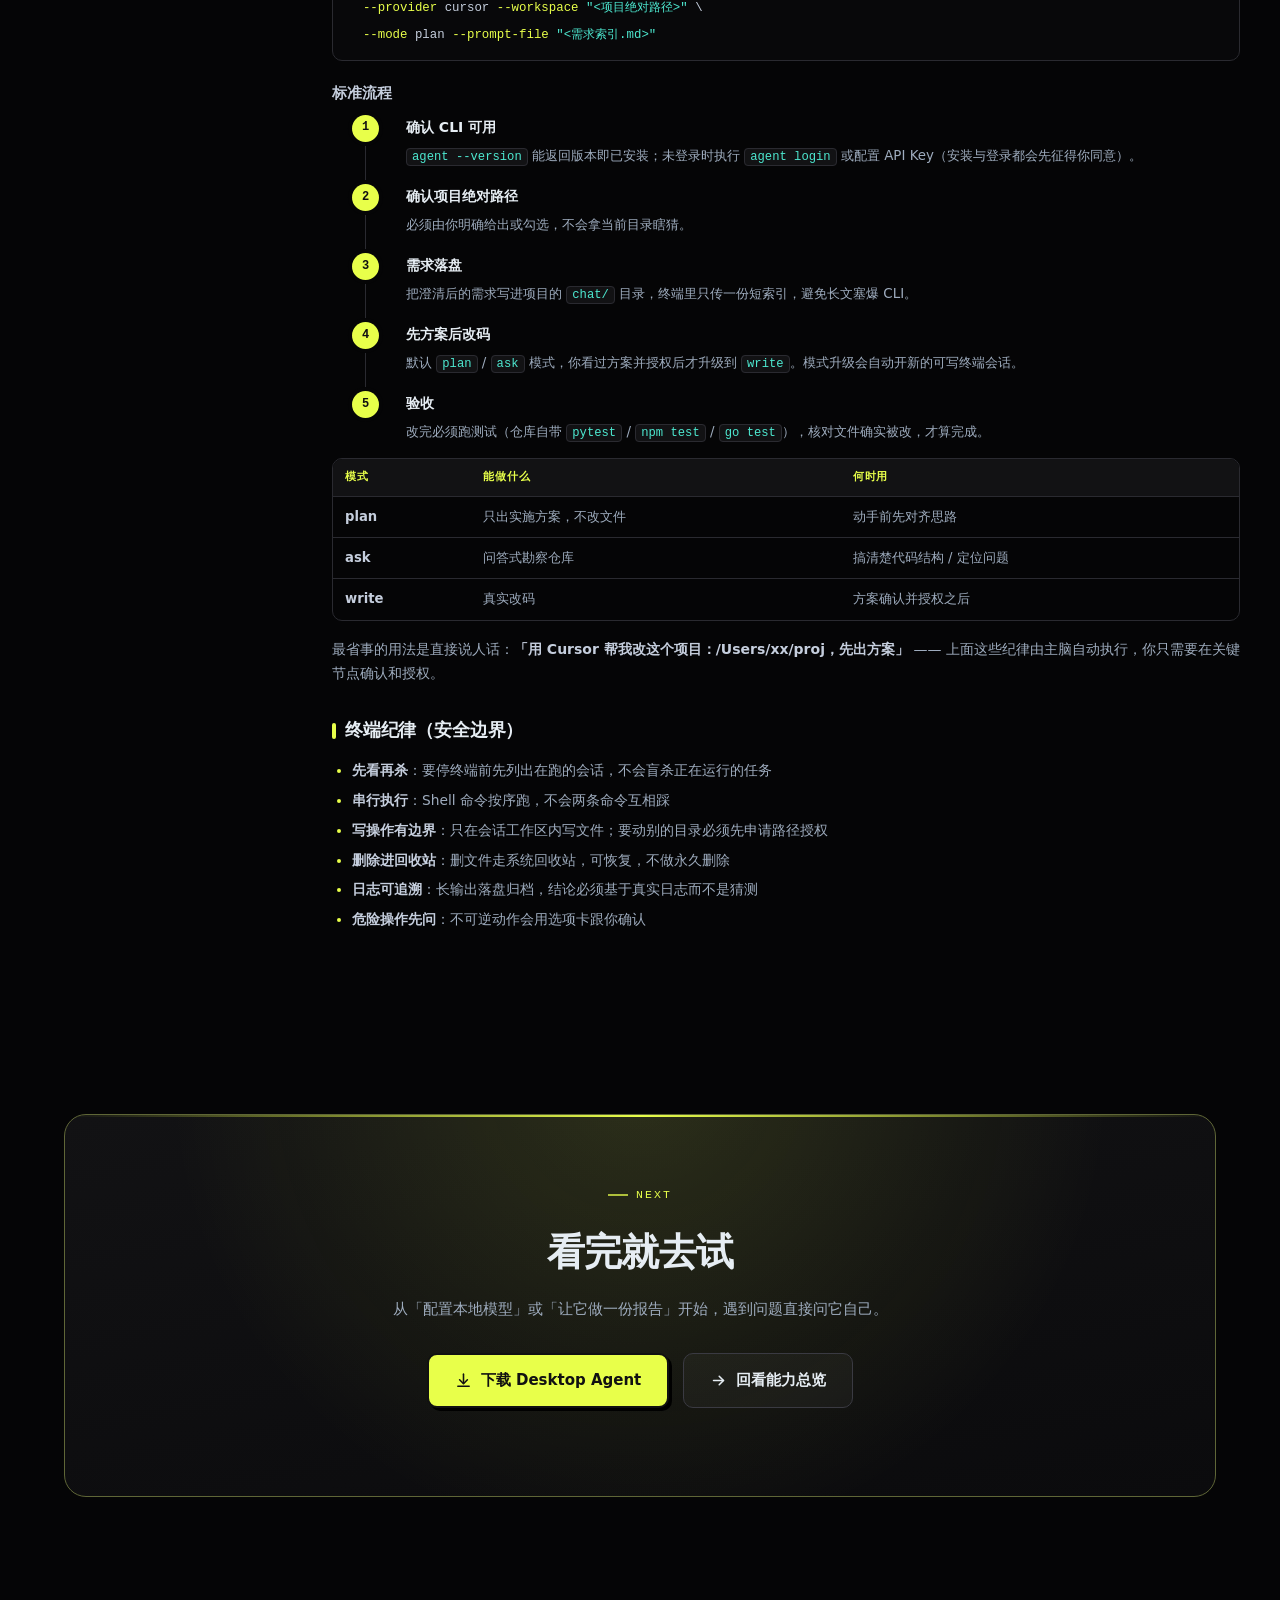
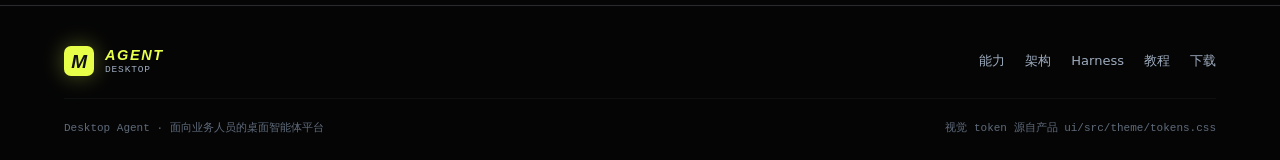
<file: tutorial.html>
<!DOCTYPE html>
<html lang="zh-CN">
<head>
<meta charset="UTF-8">
<meta name="viewport" content="width=device-width, initial-scale=1">
<title>使用教程 — Desktop Agent · 桌面智能体平台</title>
<meta name="description" content="Desktop Agent 使用教程：模型配置与推理强度、上下文设置、文件/报告/脚本库/插件/专家组/子代理/技能/工作流/知识库九大功能、记忆提取与历史归档机制、终端与通过终端启动 Coding CLI。">
<meta name="theme-color" content="#050506">
<link rel="icon" type="image/svg+xml" href="assets/favicon.svg">
<link rel="stylesheet" href="legacy.css">
<link rel="stylesheet" href="tutorial.css">
<script>document.documentElement.className += " js";</script>
<meta property="og:title" content="使用教程 — Desktop Agent">
<meta property="og:description" content="从模型配置到终端委托，四章上手 Desktop Agent。">
<meta property="og:type" content="website">
<meta property="og:image" content="assets/app-screenshot.png">
</head>
<body>

<div class="bg-fx" aria-hidden="true">
  <div class="bg-fx__glow bg-fx__glow--acid"></div>
  <div class="bg-fx__glow bg-fx__glow--cyan"></div>
  <div class="bg-fx__glow bg-fx__glow--violet"></div>
  <div class="bg-fx__grid"></div>
</div>

<!-- ============================ 导航 ============================ -->
<header class="nav" id="nav">
  <div class="wrap nav__inner">
    <a class="brand" href="index.html" aria-label="Desktop Agent 首页">
      <span class="brand__mark">M</span>
      <span class="brand__text">
        <span class="brand__name">Agent</span>
        <span class="brand__sub">Desktop · v1.7.998</span>
      </span>
    </a>
    <nav class="nav__links" id="navLinks" aria-label="主导航">
      <a class="nav__link" href="index.html#capability">能力</a>
      <a class="nav__link" href="index.html#arch">架构</a>
      <a class="nav__link" href="index.html#harness">Harness</a>
      <a class="nav__link" href="index.html#models">模型</a>
      <a class="nav__link" href="index.html#features">亮点</a>
      <a class="nav__link" href="tutorial.html">教程</a>
      <a class="nav__link" href="index.html#download">下载</a>
      <a class="nav__cta" href="index.html#download">获取 Desktop Agent</a>
    </nav>
    <button class="nav__burger" id="navBurger" aria-label="展开菜单" aria-expanded="false"><span></span><span></span><span></span></button>
  </div>
</header>

<main id="top">

<!-- ============================ 教程头 ============================ -->
<section class="tut-hero">
  <div class="wrap">
    <span class="eyebrow">User Guide</span>
    <h1>四章上手 <span class="acid">Desktop Agent</span></h1>
    <p>
      从第一次配置模型，到把开发任务委托给终端里的 Coding CLI ——
      这一页讲清楚设置项在哪、每个功能干什么、记忆怎么存、终端怎么用。
    </p>
    <a class="tut-back" href="index.html">
      <svg viewBox="0 0 24 24" fill="none" stroke="currentColor" stroke-width="2.2" stroke-linecap="round" stroke-linejoin="round"><path d="M19 12H5"/><path d="m11 18-6-6 6-6"/></svg>
      返回官网首页
    </a>
  </div>
</section>

<div class="wrap tut-layout">

  <!-- ==================== 左侧目录 ==================== -->
  <aside class="tut-toc" id="tutToc" aria-label="教程目录">

    <div class="tut-toc__grp">
      <div class="tut-toc__chap">01 <b>新手教程</b></div>
      <a href="#s-model">模型配置</a>
      <a href="#s-reasoning">推理强度</a>
      <a href="#s-context">上下文设置</a>
      <a href="#s-first">第一次对话</a>
    </div>

    <div class="tut-toc__grp">
      <div class="tut-toc__chap">02 <b>功能介绍</b></div>
      <a href="#s-file">文件</a>
      <a href="#s-report">报告</a>
      <a href="#s-script">脚本库</a>
      <a href="#s-ext">插件</a>
      <a href="#s-expert">专家组</a>
      <a href="#s-subagent">子代理</a>
      <a href="#s-skill">技能管理</a>
      <a href="#s-workflow">工作流</a>
      <a href="#s-kb">知识库</a>
    </div>

    <div class="tut-toc__grp">
      <div class="tut-toc__chap">03 <b>记忆机制</b></div>
      <a href="#s-mem-extract">记忆提取</a>
      <a href="#s-mem-archive">历史归档</a>
      <a href="#s-mem-use">怎么用起来</a>
    </div>

    <div class="tut-toc__grp">
      <div class="tut-toc__chap">04 <b>终端</b></div>
      <a href="#s-term">可见终端</a>
      <a href="#s-cursor">启动 Cursor</a>
      <a href="#s-term-rule">终端纪律</a>
    </div>

  </aside>

  <!-- ==================== 正文 ==================== -->
  <div class="tut-main">

<!-- ==================== 第一章 ==================== -->
<section class="tut-chap" id="chap-1">
  <div class="tut-chap__head">
    <span class="tut-chap__n">01</span>
    <div>
      <h2>新手教程：先把模型和上下文调对</h2>
      <p>安装完成后，只需要三件事就能开始干活：配好模型、选对推理强度、给够上下文。</p>
    </div>
  </div>

  <div class="tut-sec" id="s-model">
    <h3>模型配置</h3>
    <p>
      入口：<b>设置 → 模型</b>。Desktop Agent 把模型当成可插拔配置，不是硬编码依赖 ——
      云端 API、OpenRouter、本机 Ollama / llama.cpp 都能接，随时换。
    </p>

    <div class="tt-wrap">
      <table class="tt">
        <thead>
          <tr><th>槽位</th><th>负责什么</th><th>建议怎么选</th></tr>
        </thead>
        <tbody>
          <tr>
            <td>主脑 primary</td>
            <td>推理、工具调用、长上下文任务</td>
            <td>选能力最强、支持工具调用的模型；本地跑至少 8B 以上量化模型</td>
          </tr>
          <tr>
            <td>视觉 utility_mm</td>
            <td>图片 / 音频 / 视频侧看（截图、录屏、语音）</td>
            <td>需要看图就配 <code>qwen-vl</code> / omni 类模型；纯文本任务可不配</td>
          </tr>
          <tr>
            <td>兜底 fallback</td>
            <td>主链失败时接管 retry + fallback</td>
            <td>配一个稳定便宜的第二家，避免单点故障</td>
          </tr>
        </tbody>
      </table>
    </div>

    <h4>接本地模型（零 API Key）</h4>
    <ol class="steps">
      <li><b>启动本地推理服务</b><span>Ollama 默认监听 <code>127.0.0.1:11434</code>；llama.cpp 用 <code>llama-server</code> 起 HTTP 服务并记下端口。</span></li>
      <li><b>在设置里新增模型</b><span>类型选 <code>ollama</code> / <code>llama_cpp</code> / <code>openai_compat</code>，填 base_url 与模型名。识别到本地服务时会跳过凭证校验直接探活注册。</span></li>
      <li><b>点测试连通性</b><span>返回正常再设为主脑。填了占位 Key（如 <code>123</code>）时，测试可能过但实际调用会报 <code>401</code> —— 本地服务请留空 Key。</span></li>
    </ol>

    <div class="note note--warn">
      <span class="note__i">NOTE</span>
      <p>
        也可以直接让 AI 自己配：说一句「帮我把本地 llama.cpp 的 Qwen 加进来并测试连通」，
        主脑会走 <code>model_catalog</code> 技能完成注册与验证，不用手点面板。
      </p>
    </div>
  </div>

  <div class="tut-sec" id="s-reasoning">
    <h3>推理强度</h3>
    <p>
      推理强度（reasoning 档位）决定模型在回答前「想多久」。档位越高，方案越周全、
      工具调用越稳，但耗时和 token 也越多。在模型配置项里按模型单独设置。
    </p>

    <div class="tt-wrap">
      <table class="tt">
        <thead>
          <tr><th>档位</th><th>适用场景</th><th>代价</th></tr>
        </thead>
        <tbody>
          <tr><td>关闭 / off</td><td>闲聊、简单问答、纯检索、批量改名</td><td>最快最省，复杂任务容易想漏</td></tr>
          <tr><td>低 low</td><td>日常办公：写文档、查数据、单文件改动</td><td>响应快，够用</td></tr>
          <tr><td>中 medium</td><td>多步任务、脚本编写、网页抓取、报告生成</td><td>推荐日常默认档</td></tr>
          <tr><td>高 high</td><td>架构设计、疑难 bug 定位、跨仓重构、方案评审</td><td>慢且贵，值得用在关键决策上</td></tr>
        </tbody>
      </table>
    </div>

    <div class="note">
      <span class="note__i">本地模型</span>
      <p>
        llama.cpp 的 <code>--reasoning-format</code> 默认是 <code>none</code>（等于关掉推理）。
        想用三档推理，必须在启动脚本里显式设置该参数，档位再通过请求级 budget 传递。
        验证档位时建议另开一个端口起探针实例，别动正在用的主服务。
      </p>
    </div>
  </div>

  <div class="tut-sec" id="s-context">
    <h3>上下文设置</h3>
    <p>
      上下文长度决定 AI 一次能「记住」多少内容 —— 对话历史、读到的文件、工具返回都算在里面。
      设置项在模型配置里，关键是把 <b>声明值</b> 和 <b>真实值</b> 对齐。
    </p>

    <div class="fn-grid">
      <div class="fn">
        <h5><i></i>上下文长度怎么填</h5>
        <p>填模型服务<b>真实</b>可用的窗口大小，不要照着宣传值虚高填。</p>
        <ul>
          <li>本地 llama.cpp：以启动参数 <code>-c / --ctx-size</code> 为准</li>
          <li>多人共用服务要除以并发数，否则会被别人挤爆</li>
          <li>填大了 → 到不了压缩阈值就被服务端截断，表现为「答非所问」</li>
        </ul>
      </div>
      <div class="fn">
        <h5><i></i>压缩阈值</h5>
        <p>用量达到设定比例（默认约 <b>90%</b>）时触发自动压缩，把早期对话摘要化腾出空间。</p>
        <ul>
          <li>一发消息就压缩 = 声明的上下文太小，或阈值设太低</li>
          <li>长任务建议调高上下文而不是频繁压缩</li>
          <li>压缩是有损的，关键约束请写进文件或规则里</li>
        </ul>
      </div>
    </div>

    <h4>四级压缩机制（了解即可，自动生效）</h4>
    <ul>
      <li><b>L0 会话分页</b>：超长工具回包分页，按需翻页读回</li>
      <li><b>L1 任务 pin</b>：当前任务的关键信息钉住，不被压掉</li>
      <li><b>L2 回包 compact</b>：工具结果就地精简，只留结论与路径</li>
      <li><b>L3 offload 落盘</b>：大输出写进 <code>output/files/</code>，需要时再读文件，而不是塞满窗口</li>
    </ul>
  </div>

  <div class="tut-sec" id="s-first">
    <h3>第一次对话：怎么说才好用</h3>
    <p>把 Desktop Agent 当成一位能动手的自动化工程师，而不只是聊天机器人。</p>
    <div class="fn-grid">
      <div class="fn">
        <h5><i></i>这样说</h5>
        <ul>
          <li>「读一下 output/ 里的 sales.xlsx，按区域汇总，出一份 HTML 报告」</li>
          <li>「打开这个网页，把表格抓下来存成 CSV」</li>
          <li>「每周一早上 9 点把这个报表发我手机」</li>
        </ul>
      </div>
      <div class="fn">
        <h5><i></i>避免这样</h5>
        <ul>
          <li>「帮我处理下数据」—— 没说哪份数据、要什么结果</li>
          <li>一句话塞十个需求 —— 拆成几步，或让它先出清单</li>
          <li>要求它编造没查到的事实 —— 它会如实说缺口，这是设计如此</li>
        </ul>
      </div>
    </div>
    <div class="note">
      <span class="note__i">TIP</span>
      <p>
        需要它改文件、跑脚本时，注意输入框旁的能力徽章：<b>工作</b>模式可写文件 / 跑 Shell / 派子代理，
        <b>询问</b>模式只读。点徽章即可切换。
      </p>
    </div>
  </div>
</section>

<div class="tut-div"></div>

<!-- ==================== 第二章 ==================== -->
<section class="tut-chap" id="chap-2">
  <div class="tut-chap__head">
    <span class="tut-chap__n">02</span>
    <div>
      <h2>功能介绍：九个模块各管什么</h2>
      <p>左侧活动栏 / 设置里能看到的九大功能区，按「做什么事找哪个」来记。</p>
    </div>
  </div>

  <div class="tut-sec" id="s-file">
    <h3>文件</h3>
    <p>
      所有产物的统一归口。AI 干活时读写的文件都落在<b>会话工作区</b>里，交付物按类型分目录，
      聊天底部的文件卡片可以直接打开抽屉查看。
    </p>
    <div class="tt-wrap">
      <table class="tt">
        <thead><tr><th>目录</th><th>放什么</th></tr></thead>
        <tbody>
          <tr><td>output/files/</td><td>文档、HTML、PDF、Excel、日志</td></tr>
          <tr><td>output/images/ · videos/ · audio/</td><td>图片、视频、音频产物（聊天里可直接预览）</td></tr>
          <tr><td>output/tables/</td><td>表格数据，大表优先存 parquet</td></tr>
          <tr><td>output/scripts/</td><td>固化后的 RPA 脚本</td></tr>
          <tr><td>input/</td><td>你拖进来的附件</td></tr>
          <tr><td>inbox/</td><td>已登记的交付物（文件抽屉就是看这里）</td></tr>
        </tbody>
      </table>
    </div>
    <p>
      文件面板支持代码高亮预览、Office 文档预览（docx / xlsx / pptx）与 HTML 编辑。
      想授权 AI 改工作区以外的目录，说一句「我要整理桌面上的 xx 文件夹」，它会请求路径授权后再动手。
    </p>
  </div>

  <div class="tut-sec" id="s-report">
    <h3>报告</h3>
    <p>两种交付形态，按场景选：</p>
    <div class="fn-grid">
      <div class="fn">
        <h5><i></i>Canvas 看板</h5>
        <p>聊天内的结构化卡片 / 报告页，适合结论 + 证据 + 下一步。</p>
        <ul>
          <li>表格、图表、指标行、对比矩阵都能画</li>
          <li>不落地成文件，随会话保存</li>
          <li>长文分析优先用它，聊天里只留一两句导读</li>
        </ul>
      </div>
      <div class="fn">
        <h5><i></i>HTML / 文档报告</h5>
        <p>要发给别人、要留档，就出文件。</p>
        <ul>
          <li>精美业务 HTML 报告（内置模板库）</li>
          <li>Word / Excel / PPT 直接生成</li>
          <li>动画 HTML 幻灯片，可用于汇报</li>
          <li>PDF 读写：提取、合并、加水印、填表单</li>
        </ul>
      </div>
    </div>
    <p>示例说法：<b>「把这份调研整理成一页 HTML 报告，发我文件」</b>或<b>「用 Canvas 给我做个数据看板」</b>。</p>
  </div>

  <div class="tut-sec" id="s-script">
    <h3>脚本库</h3>
    <p>
      把一次性操作<b>固化成可重复运行的 RPA 脚本</b>。会话里探索阶段写的临时脚本在工作区
      <code>scripts/</code>；确认好用后固化进脚本库（<code>output/scripts/</code>），之后可以一键运行或挂定时。
    </p>
    <ol class="steps">
      <li><b>探索</b><span>先用自然语言让它做一次，比如「把这个文件夹里的图片批量压缩」。</span></li>
      <li><b>固化</b><span>说「把这个存成脚本任务」，它会把工作区脚本登记为 RPA 任务。</span></li>
      <li><b>运行</b><span>脚本库面板里点运行，或让 AI 调 <code>run_script</code>。</span></li>
      <li><b>定时</b><span>说「每天早上 8 点跑一次」，它会用 5 段 cron 注册定时计划。</span></li>
    </ol>
    <div class="note">
      <span class="note__i">支持类型</span>
      <p>python · playwright（浏览器自动化）· shell 等。定时任务的结果可以通过手机（Agents Anywhere）/ 站内通知推给你。</p>
    </div>
  </div>

  <div class="tut-sec" id="s-ext">
    <h3>插件</h3>
    <p>
      插件是给 Desktop Agent 加<b>专属界面和专属能力</b>的扩展包，装在
      <code>extensions/user/</code> 下。适合把一套高频业务操作做成带按钮的面板，而不是每次打字。
    </p>
    <div class="fn-grid">
      <div class="fn">
        <h5><i></i>能做什么</h5>
        <ul>
          <li>自定义页面 / 表格 / 流程图面板</li>
          <li>对接你自己的 HTTP 接口、上传入口</li>
          <li>在右侧抽屉里常驻，随时调用</li>
        </ul>
      </div>
      <div class="fn">
        <h5><i></i>怎么造</h5>
        <ul>
          <li>说「我要做一个 xx 插件」→ 走脚手架模板</li>
          <li>复杂插件可交给 Coding CLI 实现</li>
          <li>自带校验、探活、浏览器实测</li>
        </ul>
      </div>
    </div>
  </div>

  <div class="tut-sec" id="s-expert">
    <h3>专家组</h3>
    <p>
      专家是<b>带特定人格与专长的角色</b>（如架构评审、代码审查、文案策划）。
      在对话里 <code>@专家名</code> 即可临时套用该视角；需要多位专家协作或长时间独立作业时，才升级为子代理派发。
    </p>
    <ul>
      <li><b>单个专家</b>：直接套用角色回答，不起新进程，最轻量</li>
      <li><b>多位专家</b>：可并行派发，各自带独立上下文与验收标准</li>
      <li>适合场景：方案评审、代码 review、多角色内容共创</li>
    </ul>
  </div>

  <div class="tut-sec" id="s-subagent">
    <h3>子代理</h3>
    <p>
      主脑把<b>可并行或耗时长的子目标</b>派给独立子代理执行。子代理自带工作区，跑完把结论交回主脑汇总 ——
      主脑的上下文不会被中间过程塞满。
    </p>
    <div class="tt-wrap">
      <table class="tt">
        <thead><tr><th>什么时候用</th><th>为什么</th></tr></thead>
        <tbody>
          <tr><td>多个互不依赖的子任务</td><td>并行跑，总时长≈最慢那个</td></tr>
          <tr><td>长时间 agentic 作业</td><td>避免主会话上下文被过程日志吃掉</td></tr>
          <tr><td>需要独立验收的改码任务</td><td>带 QA 流程派发，交付前跑测试</td></tr>
        </tbody>
      </table>
    </div>
    <p>
      用法：说<b>「这几件事并行处理」</b>或<b>「派子代理去做」</b>。主脑会画一张带并联边的任务图，
      然后按批派发；进度在任务清单里可见。
    </p>
  </div>

  <div class="tut-sec" id="s-skill">
    <h3>技能管理</h3>
    <p>
      技能是<b>按需加载的能力包</b>：浏览器自动化、PDF、Office、飞书、抓站、出图、终端……
      平时只加载索引（省上下文），真正要用时才展开细则和工具。
    </p>
    <div class="tt-wrap">
      <table class="tt">
        <thead><tr><th>层级</th><th>含义</th><th>开销</th></tr></thead>
        <tbody>
          <tr><td>L0</td><td>常驻系统工具，随时可用</td><td>零</td></tr>
          <tr><td>L1</td><td>技能 / 工作流 / 专家索引</td><td>极低</td></tr>
          <tr><td>L2</td><td>技能入口说明</td><td>低</td></tr>
          <tr><td>L3</td><td>参考文档 + 具体工具组解锁</td><td>按需</td></tr>
        </tbody>
      </table>
    </div>
    <ul>
      <li><b>技能市场</b>：可从开源生态搜索并安装新技能</li>
      <li><b>自建技能</b>：说「把这套流程做成技能」→ 走技能创建向导，产物在用户技能目录</li>
      <li><b>Playbook</b>：每个技能可沉淀「做这件事的正确姿势」，成功后自动写回，下次少走弯路</li>
    </ul>
  </div>

  <div class="tut-sec" id="s-workflow">
    <h3>工作流</h3>
    <p>
      工作流 = <b>可执行、可复用、可定时的编排</b>。两层概念别混：
    </p>
    <div class="fn-grid">
      <div class="fn">
        <h5><i></i>过程清单（草稿）</h5>
        <p>会话内的执行 checklist，随任务自动创建、逐步打勾。</p>
        <ul>
          <li>看得到当前进行到哪一步</li>
          <li>标完成必须附证据（产物路径 / 命令）</li>
          <li>用完即弃，不进库</li>
        </ul>
      </div>
      <div class="fn">
        <h5><i></i>工作流库（Library）</h5>
        <p>确认过的流程存成模板，可反复运行。</p>
        <ul>
          <li>支持串行 + 并联的 fork-join 图</li>
          <li>可绑定时器（cron 或单次）</li>
          <li>最后一步可挂推送渠道：站内 / 手机远程</li>
        </ul>
      </div>
    </div>
    <p>示例：<b>「把刚才这套流程存成工作流，每周一 9 点跑，结果发我手机」</b>。</p>
  </div>

  <div class="tut-sec" id="s-kb">
    <h3>知识库</h3>
    <p>
      知识库是 AI 的<b>长期记忆总结</b>，给主脑自己用 —— 不是给你上传文档做检索的网盘。
      它把跨会话的经验沉淀成结构化条目，新会话开场就作为背景注入。
    </p>
    <div class="tt-wrap">
      <table class="tt">
        <thead><tr><th>知识域</th><th>存什么</th><th>什么时候被用</th></tr></thead>
        <tbody>
          <tr><td>sessions</td><td>历史会话摘要（做过什么、结论是什么）</td><td>你提到「上次那个」「之前我们」时检索</td></tr>
          <tr><td>lessons</td><td>踩过的坑与修复方式</td><td>新任务前自动参考，避免重复犯错</td></tr>
          <tr><td>personality</td><td>你的偏好与习惯</td><td>决定语气、默认选择、交付形式</td></tr>
          <tr><td>playbook</td><td>某类任务的标准做法</td><td>遇到同类任务直接照做</td></tr>
        </tbody>
      </table>
    </div>
    <div class="note note--warn">
      <span class="note__i">注意</span>
      <p>
        想让它记住某件事，直接说<b>「记住：以后报表都用这种格式」</b>即可，会写进长期记忆；
        想让它忘掉或修正，说<b>「之前那条记错了，改成……」</b>。
      </p>
    </div>
  </div>
</section>

<div class="tut-div"></div>

<!-- ==================== 第三章 ==================== -->
<section class="tut-chap" id="chap-3">
  <div class="tut-chap__head">
    <span class="tut-chap__n">03</span>
    <div>
      <h2>记忆提取机制与历史归档</h2>
      <p>会话结束不等于失忆。三层结构：当场记得住、事后找得回、长期用得上。</p>
    </div>
  </div>

  <div class="tut-sec" id="s-mem-extract">
    <h3>记忆提取机制</h3>
    <p>记忆不是一整坨塞进上下文，而是<b>分层按需提取</b>：</p>
    <ol class="steps">
      <li><b>常驻摘要（自动注入）</b><span>开场就带上：你常做的事、在做的项目、已沉淀的教训、近期会话时间线。这部分很轻，保证「新会话也认得你」。</span></li>
      <li><b>相关性召回（自动触发）</b><span>你的话里出现「上次」「之前」「那个项目」时，系统按语义 + 关键词把最相关的历史片段捞出来，只捞需要的几条。</span></li>
      <li><b>主动检索（按需调用）</b><span>需要更多细节时，AI 会去检索归档记忆或读原始会话摘要，而不是靠「印象」编造。</span></li>
      <li><b>上下文压缩（超长时）</b><span>会话过长触发压缩，早期内容摘要化；关键约束钉住不丢，大输出落盘按需回读。</span></li>
    </ol>
    <div class="note">
      <span class="note__i">诚实原则</span>
      <p>
        没查到就说没查到。系统禁止用训练记忆冒充刚查的结果 —— 所以你会看到它明确说「未在历史会话中找到」，这是特性不是缺陷。
      </p>
    </div>
  </div>

  <div class="tut-sec" id="s-mem-archive">
    <h3>历史归档</h3>
    <p>每次会话结束会被归档成结构化条目，落在本地数据目录，可随时检索：</p>
    <div class="tt-wrap">
      <table class="tt">
        <thead><tr><th>归档内容</th><th>用途</th></tr></thead>
        <tbody>
          <tr><td>会话摘要（意图 / 用到的工具 / 结果）</td><td>回忆「那次是怎么做的」</td></tr>
          <tr><td>主题与标签</td><td>按项目、按技术栈聚合检索</td></tr>
          <tr><td>教训条目（错误 → 修复）</td><td>下次同类任务前主动避坑</td></tr>
          <tr><td>用户偏好画像</td><td>影响默认选择与表达方式</td></tr>
        </tbody>
      </table>
    </div>
    <ul>
      <li><b>本地存储</b>：数据在你自己的机器上，不上传</li>
      <li><b>可查可改</b>：说「看看你记住了我哪些偏好」，或「删掉那条过时的记忆」</li>
      <li><b>跨会话引用</b>：可以用 <code>@会话</code> 的方式把某次历史会话拉进当前上下文</li>
    </ul>
  </div>

  <div class="tut-sec" id="s-mem-use">
    <h3>怎么用起来</h3>
    <div class="fn-grid">
      <div class="fn">
        <h5><i></i>推荐说法</h5>
        <ul>
          <li>「记住：这个项目部署在 47.x 那台机器上」</li>
          <li>「上次那个 ESP32 烧录问题怎么解决的？」</li>
          <li>「查一下我们之前关于官网部署的会话」</li>
          <li>「这个坑记下来，以后别再犯」</li>
        </ul>
      </div>
      <div class="fn">
        <h5><i></i>效果</h5>
        <ul>
          <li>新会话开场自带项目背景，不用重讲</li>
          <li>同类错误第二次出现时会被主动规避</li>
          <li>偏好被记住：默认输出格式、语气、交付方式</li>
        </ul>
      </div>
    </div>
  </div>
</section>

<div class="tut-div"></div>

<!-- ==================== 第四章 ==================== -->
<section class="tut-chap" id="chap-4">
  <div class="tut-chap__head">
    <span class="tut-chap__n">04</span>
    <div>
      <h2>终端，以及通过终端启动 Cursor</h2>
      <p>看得见的终端：AI 敲的每一条命令你都能实时看到，也能随时接管。</p>
    </div>
  </div>

  <div class="tut-sec" id="s-term">
    <h3>可见终端（Visible Terminal）</h3>
    <p>
      Desktop Agent 的终端是<b>真实 PTY</b>，不是偷偷执行的后台进程 —— 界面里能看到命令逐行输出，
      支持交互式程序（vim、top、REPL、Coding CLI 都能跑）。
    </p>
    <div class="fn-grid">
      <div class="fn">
        <h5><i></i>你能做的</h5>
        <ul>
          <li>实时围观 AI 执行的命令与输出</li>
          <li>随时插话纠正方向</li>
          <li>让 AI 读回终端日志、按关键字检索</li>
          <li>要求停掉 / 关闭某个终端</li>
        </ul>
      </div>
      <div class="fn">
        <h5><i></i>适合场景</h5>
        <ul>
          <li>起本地服务（llama-server、http.server）</li>
          <li>跑构建 / 测试 / 部署命令</li>
          <li>长驻交互式进程</li>
          <li>委托 Coding CLI 做多轮开发</li>
        </ul>
      </div>
    </div>
    <div class="note note--warn">
      <span class="note__i">主机 Shell</span>
      <p>
        终端跑的是你本机的真实 Shell（macOS 为 zsh，Windows 为对应 ShellKind），
        不是对话里随口给的示例命令。所以路径、环境变量都与你日常一致。
      </p>
    </div>
  </div>

  <div class="tut-sec" id="s-cursor">
    <h3>通过终端启动 Cursor（Coding CLI）</h3>
    <p>
      Desktop Agent 可以把开发任务委托给本机的 Coding CLI（Cursor / Claude / Codex 等），
      由它在真实终端里读仓、出方案、改代码，主脑负责澄清需求、确认目录、验收结果。
    </p>

    <div class="note note--bad">
      <span class="note__i">关键</span>
      <p>
        走的是 Cursor 的命令行 <code>agent</code>，<b>不是</b> IDE 图形界面。
        在 Windows 上直接敲 <code>cursor …</code> 会弹出 IDE，这类调用会被拒绝。
        正确入口是统一 runner：
      </p>
    </div>

    <div class="pre"><code><span class="c"># 统一入口（provider 可换 claude / codex）</span>
python <span class="s">"&lt;DESKTOP_AGENT_ROOT&gt;/skills/coding_cli/scripts/run_coding_cli.py"</span> \
  <span class="a">--provider</span> cursor <span class="a">--workspace</span> <span class="s">"&lt;项目绝对路径&gt;"</span> \
  <span class="a">--mode</span> plan <span class="a">--prompt-file</span> <span class="s">"&lt;需求索引.md&gt;"</span></code></div>

    <h4>标准流程</h4>
    <ol class="steps">
      <li><b>确认 CLI 可用</b><span><code>agent --version</code> 能返回版本即已安装；未登录时执行 <code>agent login</code> 或配置 API Key（安装与登录都会先征得你同意）。</span></li>
      <li><b>确认项目绝对路径</b><span>必须由你明确给出或勾选，不会拿当前目录瞎猜。</span></li>
      <li><b>需求落盘</b><span>把澄清后的需求写进项目的 <code>chat/</code> 目录，终端里只传一份短索引，避免长文塞爆 CLI。</span></li>
      <li><b>先方案后改码</b><span>默认 <code>plan</code> / <code>ask</code> 模式，你看过方案并授权后才升级到 <code>write</code>。模式升级会自动开新的可写终端会话。</span></li>
      <li><b>验收</b><span>改完必须跑测试（仓库自带 <code>pytest</code> / <code>npm test</code> / <code>go test</code>），核对文件确实被改，才算完成。</span></li>
    </ol>

    <div class="tt-wrap">
      <table class="tt">
        <thead><tr><th>模式</th><th>能做什么</th><th>何时用</th></tr></thead>
        <tbody>
          <tr><td>plan</td><td>只出实施方案，不改文件</td><td>动手前先对齐思路</td></tr>
          <tr><td>ask</td><td>问答式勘察仓库</td><td>搞清楚代码结构 / 定位问题</td></tr>
          <tr><td>write</td><td>真实改码</td><td>方案确认并授权之后</td></tr>
        </tbody>
      </table>
    </div>

    <p>
      最省事的用法是直接说人话：<b>「用 Cursor 帮我改这个项目：/Users/xx/proj，先出方案」</b> ——
      上面这些纪律由主脑自动执行，你只需要在关键节点确认和授权。
    </p>
  </div>

  <div class="tut-sec" id="s-term-rule">
    <h3>终端纪律（安全边界）</h3>
    <ul>
      <li><b>先看再杀</b>：要停终端前先列出在跑的会话，不会盲杀正在运行的任务</li>
      <li><b>串行执行</b>：Shell 命令按序跑，不会两条命令互相踩</li>
      <li><b>写操作有边界</b>：只在会话工作区内写文件；要动别的目录必须先申请路径授权</li>
      <li><b>删除进回收站</b>：删文件走系统回收站，可恢复，不做永久删除</li>
      <li><b>日志可追溯</b>：长输出落盘归档，结论必须基于真实日志而不是猜测</li>
      <li><b>危险操作先问</b>：不可逆动作会用选项卡跟你确认</li>
    </ul>
  </div>
</section>

  </div><!-- /tut-main -->
</div><!-- /tut-layout -->

<!-- ============================ 下一步 ============================ -->
<section class="sec--tight" style="position:relative;z-index:1">
  <div class="wrap">
    <div class="dl">
      <span class="eyebrow" style="justify-content:center">Next</span>
      <h2>看完就去试</h2>
      <p>从「配置本地模型」或「让它做一份报告」开始，遇到问题直接问它自己。</p>
      <div class="dl__actions">
        <a class="btn btn--primary" href="index.html#download">
          <svg viewBox="0 0 24 24" fill="none" stroke="currentColor" stroke-width="2.2" stroke-linecap="round" stroke-linejoin="round"><path d="M12 3v13"/><path d="m6.5 11 5.5 5.5L17.5 11"/><path d="M4 20h16"/></svg>
          下载 Desktop Agent
        </a>
        <a class="btn" href="index.html#capability">
          <svg viewBox="0 0 24 24" fill="none" stroke="currentColor" stroke-width="2.2" stroke-linecap="round" stroke-linejoin="round"><path d="M5 12h14"/><path d="m13 6 6 6-6 6"/></svg>
          回看能力总览
        </a>
      </div>
    </div>
  </div>
</section>

</main>

<!-- ============================ Footer ============================ -->
<footer class="foot">
  <div class="wrap">
    <div class="foot__inner">
      <a class="brand" href="index.html">
        <span class="brand__mark">M</span>
        <span class="brand__text">
          <span class="brand__name">Agent</span>
          <span class="brand__sub">Desktop</span>
        </span>
      </a>
      <div class="foot__links">
        <a href="index.html#capability">能力</a>
        <a href="index.html#arch">架构</a>
        <a href="index.html#harness">Harness</a>
        <a href="tutorial.html">教程</a>
        <a href="index.html#download">下载</a>
      </div>
    </div>
    <div class="foot__cr">
      <span>Desktop Agent · 面向业务人员的桌面智能体平台</span>
      <span>视觉 token 源自产品 ui/src/theme/tokens.css</span>
    </div>
  </div>
</footer>

<button class="tut-top" id="tutTop" aria-label="回到顶部">
  <svg viewBox="0 0 24 24" fill="none" stroke="currentColor" stroke-width="2.2" stroke-linecap="round" stroke-linejoin="round"><path d="M12 19V5"/><path d="m5.5 11.5 6.5-6.5 6.5 6.5"/></svg>
</button>

<script src="main.js" defer></script>
<script src="tutorial.js" defer></script>
</body>
</html>
</file>
<file: styles.css>
/* ==========================================================================
   Desktop Agent 官网 · 2026-11 重设计
   浅色企业风：白/淡灰紫底 + 珊瑚红品牌色 + 深蓝紫深色段落 + 悬浮卡片
   零依赖，系统字体栈（境内无 CDN 阻塞）
   ========================================================================== */

:root {
  /* 色板 */
  --bg: #F7F8FC;
  --surface: #FFFFFF;
  --surface2: #F1F2F9;
  --ink: #12142B;
  --fgm: #3D4360;
  --fgs: #767D99;
  --line: #E5E8F2;
  --line2: #D5D9E8;

  --brand: #E8442E;          /* 珊瑚红：品牌 / 主 CTA */
  --brand-deep: #C93317;
  --brand-wash: #FFF0ED;
  --brand-line: #FBD5CC;

  --indigo: #4F46E5;
  --violet: #7C3AED;
  --cyan: #0EA5E9;
  --emerald: #10B981;
  --amber: #F59E0B;

  --dark1: #17123A;          /* 深色段落渐变 */
  --dark2: #2B2470;
  --dark-line: rgba(255,255,255,.14);
  --dark-fg: #EDEBFF;
  --dark-fgm: #D2CEF5;

  /* 字体 */
  --font-sans: "PingFang SC", "Hiragino Sans GB", "Microsoft YaHei", "Segoe UI", system-ui, -apple-system, sans-serif;
  --font-mono: "SF Mono", "Cascadia Mono", "JetBrains Mono", Menlo, Consolas, monospace;

  /* 尺寸 */
  --r-sm: 10px;
  --r-md: 14px;
  --r-lg: 20px;
  --shadow-sm: 0 1px 2px rgba(18,20,43,.05), 0 4px 14px rgba(18,20,43,.06);
  --shadow-md: 0 2px 6px rgba(18,20,43,.06), 0 14px 34px rgba(18,20,43,.10);
  --shadow-lg: 0 8px 20px rgba(18,20,43,.10), 0 30px 70px rgba(23,18,58,.18);
  --wrap: 1180px;
}

* { box-sizing: border-box; }
html { scroll-behavior: smooth; -webkit-text-size-adjust: 100%; }
body {
  margin: 0;
  font-family: var(--font-sans);
  background: var(--bg);
  color: var(--ink);
  line-height: 1.75;
  font-size: 16px;
}
img { max-width: 100%; display: block; }
a { color: inherit; text-decoration: none; }
code {
  font-family: var(--font-mono);
  font-size: .86em;
  background: var(--surface2);
  border: 1px solid var(--line);
  border-radius: 6px;
  padding: 1px 6px;
  color: var(--brand-deep);
}
::selection { background: var(--brand); color: #fff; }

.wrap { max-width: var(--wrap); margin: 0 auto; padding: 0 28px; }
.nw { white-space: nowrap; }

/* ---------- 背景氛围 ---------- */
.bg-fx { position: fixed; inset: 0; z-index: -1; overflow: hidden; pointer-events: none; }
.bg-fx__grid {
  position: absolute; inset: 0;
  background-image:
    linear-gradient(rgba(18,20,43,.035) 1px, transparent 1px),
    linear-gradient(90deg, rgba(18,20,43,.035) 1px, transparent 1px);
  background-size: 44px 44px;
  mask-image: linear-gradient(#000 0%, transparent 62%);
  -webkit-mask-image: linear-gradient(#000 0%, transparent 62%);
}
.bg-fx__glow { position: absolute; border-radius: 50%; filter: blur(90px); opacity: .5; }
.bg-fx__glow--brand { width: 560px; height: 560px; top: -220px; right: -120px; background: radial-gradient(circle, #FFD9CF, transparent 68%); }
.bg-fx__glow--indigo { width: 620px; height: 620px; top: -140px; left: -200px; background: radial-gradient(circle, #DDD9FF, transparent 68%); }

/* ---------- 导航 ---------- */
.nav {
  position: sticky; top: 0; z-index: 50;
  background: rgba(247,248,252,.82);
  backdrop-filter: blur(14px);
  -webkit-backdrop-filter: blur(14px);
  border-bottom: 1px solid transparent;
  transition: border-color .25s, box-shadow .25s;
}
.nav.is-stuck { border-bottom-color: var(--line); box-shadow: 0 4px 20px rgba(18,20,43,.05); }
.nav__inner { display: flex; align-items: center; gap: 26px; height: 66px; }
.brand { display: flex; align-items: center; gap: 10px; font-weight: 700; }
.brand__mark {
  width: 32px; height: 32px; border-radius: 9px; flex: none;
  background: linear-gradient(135deg, var(--brand), #FF7A4D);
  display: grid; place-items: center; color: #fff;
  box-shadow: 0 4px 12px rgba(232,68,46,.35);
}
.brand__mark svg { width: 18px; height: 18px; }
.brand__name { font-size: 17px; letter-spacing: .2px; }
.brand__sub { font-size: 11px; color: var(--fgs); font-weight: 500; margin-left: 2px; }
.nav__links { display: flex; gap: 4px; margin-left: auto; align-items: center; }
.nav__link {
  padding: 7px 13px; border-radius: 9px; font-size: 14.5px; color: var(--fgm);
  transition: background .18s, color .18s;
}
.nav__link:hover { background: var(--surface2); color: var(--ink); }
.nav__cta { margin-left: 8px; }
.nav__burger {
  display: none; margin-left: auto; background: none; border: 1px solid var(--line);
  border-radius: 9px; width: 40px; height: 40px; cursor: pointer; color: var(--ink);
}
.nav__burger svg { width: 20px; height: 20px; margin: auto; display: block; }

/* ---------- 按钮 ---------- */
.btn {
  display: inline-flex; align-items: center; gap: 8px;
  padding: 11px 22px; border-radius: 12px; font-size: 15px; font-weight: 600;
  border: 1px solid var(--line2); background: var(--surface); color: var(--ink);
  cursor: pointer; transition: transform .18s, box-shadow .18s, background .18s, border-color .18s;
  box-shadow: var(--shadow-sm);
}
.btn svg { width: 17px; height: 17px; flex: none; }
.btn:hover { transform: translateY(-2px); box-shadow: var(--shadow-md); }
.btn--primary {
  background: linear-gradient(135deg, var(--brand), #F0603F);
  border-color: transparent; color: #fff;
  box-shadow: 0 6px 18px rgba(232,68,46,.35);
}
.btn--primary:hover { box-shadow: 0 10px 26px rgba(232,68,46,.42); }
.btn--ghost { background: transparent; box-shadow: none; }
.btn--sm { padding: 8px 16px; font-size: 14px; border-radius: 10px; }
.btn--dark {
  background: rgba(255,255,255,.08); border-color: var(--dark-line); color: var(--dark-fg);
  box-shadow: none;
}
.btn--dark:hover { background: rgba(255,255,255,.14); }

/* ---------- 通用段落 ---------- */
.sec { padding: 92px 0; }
.sec--tight { padding: 64px 0; }
.sec__head { max-width: 720px; margin-bottom: 48px; }
.sec__head--center { margin-left: auto; margin-right: auto; text-align: center; }
.eyebrow {
  display: inline-flex; align-items: center; gap: 8px;
  font-size: 13px; font-weight: 700; letter-spacing: .12em;
  color: var(--brand); text-transform: uppercase; margin-bottom: 12px;
}
.eyebrow::before { content: ""; width: 22px; height: 2px; background: var(--brand); border-radius: 2px; }
.sec__head--center .eyebrow::before { display: none; }
h1, h2, h3 { line-height: 1.3; margin: 0; font-weight: 700; letter-spacing: .01em; }
h2 { font-size: clamp(26px, 3.4vw, 38px); }
.sec__desc { color: var(--fgm); font-size: 16.5px; margin: 14px 0 0; }
.hl { color: var(--brand); }

/* ---------- Hero ---------- */
.hero { padding: 76px 0 40px; text-align: center; position: relative; }
.badge {
  display: inline-flex; align-items: center; gap: 9px;
  background: var(--surface); border: 1px solid var(--line);
  border-radius: 999px; padding: 7px 18px; font-size: 13.5px; color: var(--fgm);
  box-shadow: var(--shadow-sm); margin-bottom: 26px;
}
.badge__dot {
  width: 22px; height: 22px; border-radius: 7px; flex: none;
  background: linear-gradient(135deg, var(--brand), #FF7A4D); color: #fff;
  display: grid; place-items: center; font-size: 12px; font-weight: 800;
}
.badge .sep { color: var(--line2); margin: 0 4px; }
.hero h1 {
  font-size: clamp(34px, 5.6vw, 60px);
  font-weight: 800; letter-spacing: .01em;
  max-width: 880px; margin: 0 auto;
}
.hero__grad {
  background: linear-gradient(100deg, var(--brand) 10%, #FF7A4D 55%, var(--violet) 110%);
  -webkit-background-clip: text; background-clip: text; color: transparent;
}
.hero__lead {
  max-width: 760px; margin: 22px auto 0; font-size: 17.5px; color: var(--fgm);
}
.hero__actions { display: flex; gap: 14px; justify-content: center; margin-top: 32px; flex-wrap: wrap; }
.hero__meta {
  display: flex; gap: 22px; justify-content: center; flex-wrap: wrap;
  margin-top: 26px; font-size: 13.5px; color: var(--fgs);
}
.hero__meta span { display: inline-flex; align-items: center; gap: 7px; }
.hero__meta i {
  width: 7px; height: 7px; border-radius: 50%; background: var(--emerald); flex: none;
  box-shadow: 0 0 0 3px rgba(16,185,129,.15);
}

/* Hero 主视觉：窗口框 + 悬浮卡片 */
.shot { position: relative; margin: 56px auto 0; max-width: 1020px; }
.shot__glow {
  position: absolute; inset: -8% -6%; z-index: -1; border-radius: 40px;
  background: linear-gradient(120deg, rgba(232,68,46,.14), rgba(124,58,237,.16));
  filter: blur(46px);
}
.shot__frame {
  margin: 0; background: var(--surface); border: 1px solid var(--line);
  border-radius: var(--r-lg); overflow: hidden; box-shadow: var(--shadow-lg);
}
.shot__bar {
  display: flex; align-items: center; gap: 14px;
  padding: 11px 18px; border-bottom: 1px solid var(--line); background: var(--surface2);
}
.shot__dots { display: flex; gap: 7px; }
.shot__dots i { width: 11px; height: 11px; border-radius: 50%; }
.shot__dots i:nth-child(1) { background: #FF5F57; }
.shot__dots i:nth-child(2) { background: #FEBC2E; }
.shot__dots i:nth-child(3) { background: #28C840; }
.shot__title { font-size: 13px; color: var(--fgm); font-weight: 600; }
.shot__path { margin-left: auto; font-family: var(--font-mono); font-size: 11.5px; color: var(--fgs); }
.shot__img { width: 100%; height: auto; }

.float-card {
  position: absolute; background: var(--surface); border: 1px solid var(--line);
  border-radius: var(--r-md); box-shadow: var(--shadow-md);
  padding: 13px 17px; font-size: 13px; text-align: left;
  animation: floaty 5.5s ease-in-out infinite;
}
.float-card b { display: block; font-size: 14px; margin-bottom: 2px; }
.float-card small { color: var(--fgs); font-size: 12px; }
.float-card--task { left: -70px; top: 6%; animation-delay: .4s; }
.float-card--done { right: -62px; top: 34%; animation-delay: 1.6s; }
.float-card--cron { left: -46px; bottom: -22px; animation-delay: 2.7s; }
.float-card .fc-ico {
  width: 30px; height: 30px; border-radius: 9px; display: grid; place-items: center;
  margin-bottom: 7px; color: #fff;
}
.float-card .fc-ico svg { width: 16px; height: 16px; }
.fc-ico--brand { background: linear-gradient(135deg, var(--brand), #FF7A4D); }
.fc-ico--emerald { background: linear-gradient(135deg, #0EA971, #34D399); }
.fc-ico--indigo { background: linear-gradient(135deg, var(--indigo), var(--violet)); }
@keyframes floaty {
  0%, 100% { transform: translateY(0); }
  50% { transform: translateY(-9px); }
}

/* ---------- 信任条 ---------- */
.trust { border-top: 1px solid var(--line); border-bottom: 1px solid var(--line); background: var(--surface); }
.trust__inner {
  display: grid; grid-template-columns: repeat(4, 1fr); gap: 18px; padding: 26px 0;
}
.trust__item { display: flex; gap: 12px; align-items: flex-start; }
.trust__ico {
  width: 38px; height: 38px; flex: none; border-radius: 11px;
  background: var(--brand-wash); color: var(--brand);
  display: grid; place-items: center;
}
.trust__ico svg { width: 19px; height: 19px; }
.trust__item b { font-size: 14.5px; display: block; }
.trust__item small { color: var(--fgs); font-size: 12.5px; line-height: 1.5; display: block; }

/* ---------- 三步工作法 ---------- */
.steps3 { display: grid; grid-template-columns: repeat(3, 1fr); gap: 22px; }
.step3 {
  background: var(--surface); border: 1px solid var(--line); border-radius: var(--r-lg);
  padding: 30px 28px; box-shadow: var(--shadow-sm); position: relative;
  transition: transform .22s, box-shadow .22s;
}
.step3:hover { transform: translateY(-4px); box-shadow: var(--shadow-md); }
.step3__num {
  font-family: var(--font-mono); font-size: 13px; font-weight: 700;
  color: var(--brand); background: var(--brand-wash); border: 1px solid var(--brand-line);
  display: inline-block; padding: 3px 11px; border-radius: 999px; margin-bottom: 16px;
}
.step3 h3 { font-size: 19px; margin-bottom: 9px; }
.step3 p { margin: 0; color: var(--fgm); font-size: 14.5px; }
.step3__quote {
  margin-top: 16px; background: var(--surface2); border: 1px solid var(--line);
  border-radius: var(--r-sm); padding: 10px 14px; font-size: 13.5px; color: var(--fgm);
}
.step3__quote::before { content: "“"; color: var(--brand); font-weight: 800; }
.step3__quote::after { content: "”"; color: var(--brand); font-weight: 800; }

/* ---------- 能力 Bento ---------- */
.bento { display: grid; grid-template-columns: repeat(6, 1fr); gap: 20px; }
.bcell {
  background: var(--surface); border: 1px solid var(--line); border-radius: var(--r-lg);
  padding: 26px; box-shadow: var(--shadow-sm); grid-column: span 2;
  transition: transform .22s, box-shadow .22s; display: flex; flex-direction: column;
}
.bcell:hover { transform: translateY(-4px); box-shadow: var(--shadow-md); }
.bcell--wide { grid-column: span 3; }
.bcell__ico {
  width: 42px; height: 42px; border-radius: 12px; display: grid; place-items: center;
  color: #fff; margin-bottom: 16px; flex: none;
}
.bcell__ico svg { width: 21px; height: 21px; }
.ico--brand { background: linear-gradient(135deg, var(--brand), #FF7A4D); }
.ico--indigo { background: linear-gradient(135deg, var(--indigo), var(--violet)); }
.ico--cyan { background: linear-gradient(135deg, #0284C7, #38BDF8); }
.ico--emerald { background: linear-gradient(135deg, #0EA971, #34D399); }
.ico--amber { background: linear-gradient(135deg, #D97706, #FBBF24); }
.ico--violet { background: linear-gradient(135deg, #7C3AED, #C084FC); }
.bcell h3 { font-size: 17.5px; margin-bottom: 8px; }
.bcell p { margin: 0; color: var(--fgm); font-size: 14px; flex: 1; }
.bcell__tags { display: flex; gap: 7px; flex-wrap: wrap; margin-top: 15px; }
.bcell__tags span {
  font-size: 12px; color: var(--fgm); background: var(--surface2);
  border: 1px solid var(--line); padding: 2px 10px; border-radius: 999px;
}
/* 终端演示 */
.term {
  margin-top: 16px; background: #14112E; border-radius: var(--r-sm);
  padding: 14px 16px; font-family: var(--font-mono); font-size: 12.5px;
  color: #C9C4F4; line-height: 1.9; overflow: hidden;
}
.term__ln { display: block; white-space: nowrap; overflow: hidden; text-overflow: ellipsis; }
.term .p { color: #FF8A70; }
.term .ok { color: #4ADE80; }
.term .dim { color: #7B76B0; }

/* ---------- 产品实拍 Tabs ---------- */
.show__tabs { display: flex; gap: 10px; flex-wrap: wrap; margin-bottom: 26px; justify-content: center; }
.show__tab {
  padding: 9px 20px; border-radius: 999px; border: 1px solid var(--line2);
  background: var(--surface); font-size: 14.5px; font-weight: 600; color: var(--fgm);
  cursor: pointer; transition: all .18s; font-family: var(--font-sans);
}
.show__tab:hover { border-color: var(--brand-line); color: var(--brand); }
.show__tab.is-on {
  background: var(--brand); border-color: var(--brand); color: #fff;
  box-shadow: 0 5px 16px rgba(232,68,46,.3);
}
.show__panel { display: none; }
.show__panel.is-on { display: block; animation: fadeUp .4s ease both; }
@keyframes fadeUp { from { opacity: 0; transform: translateY(14px); } to { opacity: 1; transform: none; } }
.show__grid { display: grid; grid-template-columns: 380px 1fr; gap: 34px; align-items: center; }
.show__txt h3 { font-size: 23px; margin-bottom: 12px; }
.show__txt p { color: var(--fgm); font-size: 15px; margin: 0 0 16px; }
.show__list { list-style: none; margin: 0; padding: 0; display: grid; gap: 10px; }
.show__list li { display: flex; gap: 10px; font-size: 14px; color: var(--fgm); align-items: flex-start; }
.show__list svg { width: 17px; height: 17px; flex: none; color: var(--emerald); margin-top: 4px; }
.show__shot { border-radius: var(--r-lg); overflow: hidden; border: 1px solid var(--line); box-shadow: var(--shadow-lg); background: var(--surface); }
.show__shot img { width: 100%; height: auto; }

/* ---------- 深色治理段 ---------- */
.dark-sec {
  background:
    radial-gradient(rgba(255,255,255,.075) 1px, transparent 1.4px),
    linear-gradient(135deg, var(--dark1) 0%, var(--dark2) 78%, #3B2E8F 100%);
  background-size: 22px 22px, cover;
  color: var(--dark-fg); padding: 96px 0; position: relative; overflow: hidden;
}
.dark-sec .eyebrow { color: #FF9C85; }
.dark-sec .eyebrow::before { background: #FF9C85; }
.dark-sec .sec__desc { color: var(--dark-fgm); }
.dark-sec h2 { color: #fff; }
.gov { display: grid; grid-template-columns: repeat(2, 1fr); gap: 20px; }
.gov__card {
  background: rgba(255,255,255,.055); border: 1px solid var(--dark-line);
  border-radius: var(--r-lg); padding: 28px;
  backdrop-filter: blur(6px); -webkit-backdrop-filter: blur(6px);
  transition: background .2s, transform .2s;
}
.gov__card:hover { background: rgba(255,255,255,.09); transform: translateY(-3px); }
.gov__card h3 { font-size: 18px; color: #fff; margin-bottom: 9px; display: flex; align-items: center; gap: 11px; }
.gov__ico {
  width: 36px; height: 36px; border-radius: 10px; flex: none; display: grid; place-items: center;
  background: rgba(255,255,255,.1); border: 1px solid var(--dark-line); color: #FFB4A0;
}
.gov__ico svg { width: 18px; height: 18px; }
.gov__card p { margin: 0; color: var(--dark-fgm); font-size: 14px; }
.gov__card code { background: rgba(255,255,255,.08); border-color: var(--dark-line); color: #FFB4A0; }
.gov__meta { display: flex; gap: 8px; flex-wrap: wrap; margin-top: 15px; }
.gov__meta span {
  font-family: var(--font-mono); font-size: 11.5px; color: #CFC9FF;
  border: 1px solid var(--dark-line); border-radius: 999px; padding: 2px 11px;
  background: rgba(255,255,255,.05);
}

/* ---------- 数据条 ---------- */
.stats { display: grid; grid-template-columns: repeat(4, 1fr); gap: 20px; }
.stat {
  background: var(--surface); border: 1px solid var(--line); border-radius: var(--r-lg);
  padding: 26px 24px; text-align: center; box-shadow: var(--shadow-sm);
}
.stat__n { font-size: 40px; font-weight: 800; font-family: var(--font-mono); color: var(--brand); line-height: 1.15; }
.stat__n small { font-size: 20px; font-weight: 700; }
.stat__l { font-size: 14px; color: var(--fgm); margin-top: 6px; font-weight: 600; }
.stat__h { font-size: 12px; color: var(--fgs); margin-top: 3px; }

/* ---------- 场景 ---------- */
.scenes { display: grid; grid-template-columns: repeat(3, 1fr); gap: 20px; }
.scene {
  background: var(--surface); border: 1px solid var(--line); border-radius: var(--r-lg);
  padding: 26px; box-shadow: var(--shadow-sm); transition: transform .22s, box-shadow .22s;
}
.scene:hover { transform: translateY(-4px); box-shadow: var(--shadow-md); }
.scene__q {
  font-size: 14px; color: var(--fgm); background: var(--surface2);
  border: 1px solid var(--line); border-radius: var(--r-sm);
  padding: 10px 14px; margin-bottom: 16px;
}
.scene__q::before { content: "“"; color: var(--brand); font-weight: 800; }
.scene__q::after { content: "”"; color: var(--brand); font-weight: 800; }
.scene h4 { margin: 0 0 7px; font-size: 16.5px; }
.scene p { margin: 0; color: var(--fgm); font-size: 13.5px; }

/* ---------- 视频段 ---------- */
.video-wrap { max-width: 900px; margin: 0 auto; position: relative; }
/* hover 聚焦光晕：置于框后，随悬停浮现 */
.video-wrap::before {
  content: ""; position: absolute; inset: -34px -44px; z-index: 0; pointer-events: none;
  background:
    radial-gradient(58% 62% at 28% 22%, rgba(232,68,46,.20), transparent 70%),
    radial-gradient(60% 64% at 76% 82%, rgba(124,58,237,.18), transparent 70%);
  filter: blur(30px); opacity: 0; transform: scale(.94);
  transition: opacity .5s ease, transform .5s cubic-bezier(.22,1,.36,1);
}
.video-frame {
  position: relative; z-index: 1;
  border-radius: var(--r-lg); overflow: hidden; border: 1px solid var(--line);
  box-shadow: var(--shadow-lg); background: #14112E; aspect-ratio: 16 / 9;
  transform-origin: center; will-change: transform;
  transition:
    transform .5s cubic-bezier(.22,1,.36,1),
    box-shadow .5s ease, border-color .5s ease;
}
.video-frame video {
  width: 100%; height: 100%; display: block;
  transition: transform .7s cubic-bezier(.22,1,.36,1);
}
@media (hover: hover) and (pointer: fine) {
  .video-wrap:hover::before { opacity: 1; transform: scale(1); }
  .video-frame:hover {
    transform: translateY(-6px) scale(1.028);
    border-color: var(--brand-line);
    box-shadow:
      0 14px 34px rgba(18,20,43,.16),
      0 44px 110px rgba(23,18,58,.30),
      0 0 0 1px rgba(232,68,46,.10);
  }
  .video-frame:hover video { transform: scale(1.015); }
}
/* 播放中保持聚焦态（触屏无 hover 也能获得同样效果） */
.video-wrap.is-playing::before { opacity: 1; transform: scale(1); }
.video-frame.is-playing {
  transform: translateY(-4px) scale(1.02);
  border-color: var(--brand-line);
  box-shadow:
    0 14px 34px rgba(18,20,43,.16),
    0 44px 110px rgba(23,18,58,.30),
    0 0 0 1px rgba(232,68,46,.10);
}
.video-ph {
  width: 100%; height: 100%; display: grid; place-items: center; color: var(--dark-fgm);
  font-size: 14.5px; text-align: center; padding: 20px;
}

/* ---------- 下载 ---------- */
.dl {
  background: var(--surface); border: 1px solid var(--line); border-radius: 26px;
  padding: 58px 48px; text-align: center; box-shadow: var(--shadow-md); position: relative; overflow: hidden;
}
.dl::before {
  content: ""; position: absolute; inset: 0 0 auto; height: 5px;
  background: linear-gradient(90deg, var(--brand), #FF7A4D, var(--violet));
}
.dl h2 { margin-bottom: 12px; }
.dl p { color: var(--fgm); max-width: 620px; margin: 0 auto; }
.dl__actions { display: flex; gap: 14px; justify-content: center; margin-top: 30px; flex-wrap: wrap; }
.dl__meta { margin-top: 22px; font-size: 13px; color: var(--fgs); }

/* ---------- 页脚 ---------- */
.foot { border-top: 1px solid var(--line); background: var(--surface); padding: 40px 0 30px; margin-top: 40px; }
.foot__inner { display: flex; align-items: center; gap: 20px; flex-wrap: wrap; }
.foot__links { display: flex; gap: 20px; margin-left: auto; font-size: 14px; color: var(--fgm); flex-wrap: wrap; }
.foot__links a:hover { color: var(--brand); }
.foot__cr { width: 100%; font-size: 12.5px; color: var(--fgs); margin-top: 14px; }

/* ---------- 滚动揭示 ---------- */
.js .rv { opacity: 0; transform: translateY(22px); transition: opacity .6s ease, transform .6s ease; }
.js .rv.in { opacity: 1; transform: none; }

/* ---------- 响应式 ---------- */
@media (max-width: 1080px) {
  .float-card--task { left: -10px; }
  .float-card--done { right: -8px; }
  .float-card--cron { left: 0; }
  .bento { grid-template-columns: repeat(4, 1fr); }
  .bcell, .bcell--wide { grid-column: span 2; }
  .show__grid { grid-template-columns: 1fr; }
  .trust__inner { grid-template-columns: repeat(2, 1fr); }
}
@media (max-width: 720px) {
  .sec { padding: 64px 0; }
  .dark-sec { padding: 64px 0; }
  .nav__links {
    display: none; position: absolute; top: 66px; left: 0; right: 0;
    background: var(--surface); border-bottom: 1px solid var(--line);
    flex-direction: column; align-items: stretch; padding: 12px 20px 18px; gap: 4px;
    box-shadow: var(--shadow-md);
  }
  .nav__links.is-open { display: flex; }
  .nav__burger { display: block; }
  .nav__cta { margin-left: 0; }
  .hero { padding-top: 48px; }
  .float-card { display: none; }
  .steps3, .gov, .scenes, .stats { grid-template-columns: 1fr; }
  .bento { grid-template-columns: 1fr; }
  .bcell, .bcell--wide { grid-column: span 1; }
  .trust__inner { grid-template-columns: 1fr; }
  .dl { padding: 40px 24px; }
  .shot__path { display: none; }
}

/* ---------- 无障碍与打印 ---------- */
@media (prefers-reduced-motion: reduce) {
  *, *::before, *::after { animation: none !important; transition: none !important; }
  html { scroll-behavior: auto; }
  .js .rv { opacity: 1; transform: none; }
}
@media print {
  .bg-fx, .nav, .float-card { display: none !important; }
  .js .rv { opacity: 1 !important; transform: none !important; }
  .dark-sec { background: #fff; color: #000; }
  .dark-sec h2, .gov__card h3 { color: #000; }
}
</file>
<file: legacy.css>
/* ==========================================================================
   Desktop Agent · 官网样式
   视觉真源：ui/src/theme/tokens.css（Cyber Dark + Acid）
   ========================================================================== */

:root {
  color-scheme: dark;

  /* 表面层级 —— 与产品 tokens 完全一致 */
  --bg: #050506;
  --surface: #0B0B0D;
  --s2: #121214;
  --elev: #18181B;
  --line: #2A2A30;
  --line2: #3A3A42;

  /* 文字 */
  --fg: #e6edf3;
  --fgm: #c5cedd;
  --fgs: #9eacbe;
  --placeholder: #8fa0b5;

  /* 主色 */
  --acid: #E8FF4A;
  --acid-ink: #111111;
  --acid-wash: color-mix(in srgb, var(--acid) 8%, transparent);
  --acid-wash-2: color-mix(in srgb, var(--acid) 14%, transparent);
  --acid-line: color-mix(in srgb, var(--acid) 28%, var(--line));

  /* 辅色 */
  --cyan: #22d3ee;
  --blue: #3b82f6;
  --violet: #a78bfa;
  --emerald: #34d399;
  --amber: #fbbf24;
  --flare: #FF7A18;
  --ice: #4DE8D0;
  --lime: #6EFF3A;
  --magenta: #FF3D8A;

  --hard-shadow: 3px 3px 0 #000;

  /* 本地字体栈 —— 不引 Google Fonts CDN（境内渲染阻塞） */
  --font-display: "Arial Narrow", "Segoe UI", "PingFang SC", "Microsoft YaHei", sans-serif;
  --font-sans: "Segoe UI", "PingFang SC", "Hiragino Sans GB", "Microsoft YaHei",
    system-ui, -apple-system, sans-serif;
  --font-mono: "Cascadia Mono", "Sarasa Mono SC", "JetBrains Mono", ui-monospace,
    "SFMono-Regular", Consolas, monospace;

  --r-sm: 6px;
  --r-md: 10px;
  --r-lg: 16px;
  --r-xl: 22px;

  --max: 1200px;
  --gutter: 24px;
}

*, *::before, *::after { box-sizing: border-box; }

html { scroll-behavior: smooth; -webkit-text-size-adjust: 100%; }

body {
  margin: 0;
  background: var(--bg);
  color: var(--fg);
  font-family: var(--font-sans);
  font-size: 16px;
  line-height: 1.7;
  -webkit-font-smoothing: antialiased;
  -moz-osx-font-smoothing: grayscale;
  overflow-x: hidden;
}

img { max-width: 100%; display: block; }
a { color: inherit; text-decoration: none; }

.wrap {
  width: 100%;
  max-width: var(--max);
  margin-inline: auto;
  padding-inline: var(--gutter);
}

.mono { font-family: var(--font-mono); }

/* 关键双字词组不跨行断开（中文无空格，浏览器按字断行） */
.nw { white-space: nowrap; }

/* --------------------------------------------------------------------------
   背景氛围：径向光晕 + 网格 + 扫描线
   -------------------------------------------------------------------------- */
.bg-fx {
  position: fixed;
  inset: 0;
  z-index: 0;
  pointer-events: none;
}

.bg-fx__glow {
  position: absolute;
  border-radius: 50%;
  filter: blur(120px);
  opacity: .30;
}

.bg-fx__glow--acid {
  width: 720px; height: 720px;
  top: -280px; left: 50%;
  transform: translateX(-58%);
  background: radial-gradient(circle, var(--acid) 0%, transparent 68%);
  opacity: .13;
}

.bg-fx__glow--cyan {
  width: 620px; height: 620px;
  top: 18%; right: -220px;
  background: radial-gradient(circle, var(--cyan) 0%, transparent 68%);
  opacity: .10;
}

.bg-fx__glow--violet {
  width: 560px; height: 560px;
  top: 62%; left: -200px;
  background: radial-gradient(circle, var(--violet) 0%, transparent 68%);
  opacity: .09;
}

/* 网格：低透明度 + 大范围淡出，避免块状拼接感 */
.bg-fx__grid {
  position: absolute;
  inset: 0;
  background-image:
    linear-gradient(to right, rgba(255,255,255,.016) 1px, transparent 1px),
    linear-gradient(to bottom, rgba(255,255,255,.016) 1px, transparent 1px);
  background-size: 88px 88px;
  mask-image: radial-gradient(ellipse 90% 52% at 50% 0%, rgba(0,0,0,.55) 0%, transparent 72%);
  -webkit-mask-image: radial-gradient(ellipse 90% 52% at 50% 0%, rgba(0,0,0,.55) 0%, transparent 72%);
}

/* --------------------------------------------------------------------------
   顶部导航
   -------------------------------------------------------------------------- */
.nav {
  position: sticky;
  top: 0;
  z-index: 50;
  background: color-mix(in srgb, var(--bg) 78%, transparent);
  backdrop-filter: blur(14px) saturate(1.4);
  -webkit-backdrop-filter: blur(14px) saturate(1.4);
  border-bottom: 1px solid transparent;
  transition: border-color .25s, background .25s;
}

.nav.is-stuck {
  border-bottom-color: var(--line);
  background: color-mix(in srgb, var(--bg) 92%, transparent);
}

.nav__inner {
  display: flex;
  align-items: center;
  gap: 28px;
  height: 64px;
}

.brand { display: flex; align-items: center; gap: 11px; flex-shrink: 0; }

.brand__mark {
  width: 30px; height: 30px;
  border-radius: 7px;
  background: var(--acid);
  color: var(--acid-ink);
  display: grid;
  place-items: center;
  font-family: var(--font-display);
  font-style: italic;
  font-weight: 800;
  font-size: 19px;
  letter-spacing: -.02em;
  box-shadow: 0 0 22px color-mix(in srgb, var(--acid) 34%, transparent);
  flex-shrink: 0;
}

.brand__text { display: flex; flex-direction: column; line-height: 1.05; }

.brand__name {
  font-family: var(--font-display);
  font-style: italic;
  font-weight: 700;
  letter-spacing: .11em;
  text-transform: uppercase;
  font-size: 14.5px;
  color: var(--acid);
}

.brand__sub {
  font-family: var(--font-mono);
  font-size: 9.5px;
  letter-spacing: .09em;
  color: var(--fgs);
  text-transform: uppercase;
  margin-top: 2px;
}

.nav__links {
  display: flex;
  align-items: center;
  gap: 4px;
  margin-left: auto;
}

.nav__link {
  position: relative;
  padding: 7px 13px;
  border-radius: var(--r-sm);
  font-size: 13.5px;
  color: var(--fgm);
  transition: color .18s, background .18s;
}

.nav__link:hover { color: var(--fg); background: rgba(255,255,255,.05); }

.nav__cta {
  margin-left: 10px;
  padding: 8px 17px;
  border-radius: var(--r-md);
  background: var(--acid);
  color: var(--acid-ink);
  font-weight: 700;
  font-size: 13.5px;
  border: 2px solid #111;
  box-shadow: var(--hard-shadow);
  transition: transform .15s, box-shadow .15s, filter .15s;
  flex-shrink: 0;
}

.nav__cta:hover { filter: brightness(1.06); transform: translate(-1px,-1px); box-shadow: 4px 4px 0 #000; }
.nav__cta:active { transform: translate(2px,2px); box-shadow: 1px 1px 0 #000; }

.nav__burger {
  display: none;
  margin-left: auto;
  width: 38px; height: 34px;
  border: 1px solid var(--line);
  border-radius: var(--r-sm);
  background: rgba(255,255,255,.03);
  cursor: pointer;
  padding: 0;
  place-items: center;
}
.nav__burger span { display: block; width: 16px; height: 1.5px; background: var(--fgm); margin: 3px auto; transition: .25s; }

/* --------------------------------------------------------------------------
   Hero
   -------------------------------------------------------------------------- */
.hero { position: relative; z-index: 1; padding: 56px 0 60px; text-align: center; }

.badge {
  display: inline-flex;
  align-items: center;
  gap: 9px;
  padding: 5px 14px 5px 8px;
  border-radius: 100px;
  border: 1px solid var(--line2);
  background: rgba(255,255,255,.03);
  font-family: var(--font-mono);
  font-size: 11.5px;
  letter-spacing: .05em;
  color: var(--fgs);
  margin-bottom: 26px;
}

.badge__dot {
  width: 19px; height: 19px;
  border-radius: 50%;
  background: var(--acid);
  color: var(--acid-ink);
  display: grid; place-items: center;
  font-size: 9px; font-weight: 800;
  flex-shrink: 0;
}
/* 徽章内不再叠黄字，只保留圆点一处黄，避免强调过散 */
.badge b { color: var(--fgm); font-weight: 650; }
.badge .sep { color: #4a5361; margin: 0 1px; }

.hero h1 {
  margin: 0 auto 22px;
  max-width: 900px;
  font-size: clamp(38px, 6.4vw, 74px);
  line-height: 1.08;
  font-weight: 800;
  letter-spacing: -.025em;
}

.hero h1 .acid {
  color: var(--acid);
  position: relative;
  white-space: nowrap;
}

/* 下划线严格贴合文字宽度：用 padding-box 内缩，不左右外溢 */
.hero h1 .acid::after {
  content: "";
  position: absolute;
  left: .04em; right: .04em; bottom: .07em;
  height: .075em;
  background: var(--acid);
  opacity: .26;
  border-radius: 2px;
}

.hero__lead {
  margin: 0 auto 18px;
  max-width: 680px;
  font-size: clamp(15.5px, 1.9vw, 18.5px);
  color: var(--fgm);
  line-height: 1.85;
  /* 中英混排：禁止词内断行，按语义换行 */
  line-break: strict;
  word-break: normal;
  overflow-wrap: break-word;
  text-wrap: pretty;
}

.hero__note {
  margin: 0 auto 32px;
  max-width: 640px;
  font-size: 14.5px;
  line-height: 1.75;
  color: var(--fgs);
}

.hero__actions {
  display: flex;
  gap: 14px;
  justify-content: center;
  flex-wrap: wrap;
  margin-bottom: 20px;
}

.btn {
  display: inline-flex;
  align-items: center;
  gap: 9px;
  padding: 13px 26px;
  border-radius: var(--r-md);
  font-size: 15px;
  font-weight: 650;
  cursor: pointer;
  border: 1px solid var(--line2);
  background: rgba(255,255,255,.035);
  color: var(--fg);
  transition: .18s;
  font-family: inherit;
}
.btn:hover { border-color: color-mix(in srgb, var(--acid) 45%, transparent); background: var(--acid-wash); }

.btn--primary {
  border: 2px solid #111;
  background: var(--acid);
  color: var(--acid-ink);
  box-shadow: var(--hard-shadow);
  font-weight: 750;
}
.btn--primary:hover {
  filter: brightness(1.06);
  background: var(--acid);
  border-color: #111;
  transform: translate(-1px,-1px);
  box-shadow: 4px 4px 0 #000;
}
.btn--primary:active { transform: translate(2px,2px); box-shadow: 1px 1px 0 #000; }

.btn svg { width: 17px; height: 17px; flex-shrink: 0; }

.hero__meta {
  display: flex;
  gap: 22px;
  justify-content: center;
  flex-wrap: wrap;
  font-family: var(--font-mono);
  font-size: 11.5px;
  color: var(--fgs);
  letter-spacing: .04em;
  margin-bottom: 62px;
}
.hero__meta span { display: inline-flex; align-items: center; gap: 7px; }
.hero__meta i { width: 5px; height: 5px; border-radius: 50%; background: var(--acid); display: block; opacity: .8; }

/* 截图：仿 macOS 窗口 */
.shot {
  position: relative;
  max-width: 1120px;
  margin-inline: auto;
}

.shot__glow {
  position: absolute;
  inset: 6% 4% -8% 4%;
  background: radial-gradient(ellipse at 50% 40%, color-mix(in srgb, var(--acid) 26%, transparent), transparent 66%);
  filter: blur(58px);
  z-index: 0;
  pointer-events: none;
}

.shot__frame {
  position: relative;
  z-index: 1;
  border-radius: var(--r-xl);
  border: 1px solid var(--line2);
  background: var(--surface);
  overflow: hidden;
  box-shadow:
    0 44px 90px -22px rgba(0,0,0,.92),
    0 0 0 1px rgba(255,255,255,.03) inset;
}

.shot__bar {
  display: flex;
  align-items: center;
  gap: 8px;
  height: 38px;
  padding: 0 14px;
  background: #0A0A0C;
  border-bottom: 2px solid var(--acid);
}

.shot__dots { display: flex; gap: 7px; }
.shot__dots i { width: 11px; height: 11px; border-radius: 50%; background: #33333a; display: block; }
.shot__dots i:nth-child(1) { background: #ff5f57; opacity: .75; }
.shot__dots i:nth-child(2) { background: #febc2e; opacity: .75; }
.shot__dots i:nth-child(3) { background: #28c840; opacity: .75; }

.shot__title {
  margin-left: 8px;
  font-family: var(--font-mono);
  font-size: 11.5px;
  color: var(--fgs);
  letter-spacing: .05em;
}

.shot__path {
  margin-left: auto;
  font-family: var(--font-mono);
  font-size: 10.5px;
  color: #5f6b7a;
  background: rgba(255,255,255,.035);
  border: 1px solid var(--line);
  padding: 3px 9px;
  border-radius: 5px;
}

.shot__img { width: 100%; height: auto; display: block; }

/* --------------------------------------------------------------------------
   通用 section
   -------------------------------------------------------------------------- */
section { position: relative; z-index: 1; }

.sec { padding: 92px 0; }
.sec--tight { padding: 68px 0; }

.sec__head { max-width: 720px; margin-bottom: 48px; }
.sec__head--center { margin-inline: auto; text-align: center; }

.eyebrow {
  display: inline-flex;
  align-items: center;
  gap: 8px;
  font-family: var(--font-mono);
  font-size: 11.5px;
  letter-spacing: .18em;
  text-transform: uppercase;
  color: var(--acid);
  margin-bottom: 15px;
}
.eyebrow::before { content: ""; width: 20px; height: 2px; background: var(--acid); display: block; opacity: .7; }

.sec h2 {
  margin: 0 0 14px;
  font-size: clamp(27px, 4vw, 42px);
  line-height: 1.2;
  font-weight: 780;
  letter-spacing: -.02em;
}

.sec__desc { margin: 0; color: var(--fgs); font-size: 15.5px; max-width: 640px; }
.sec__head--center .sec__desc { margin-inline: auto; }

/* --------------------------------------------------------------------------
   Bento 能力网格
   -------------------------------------------------------------------------- */
.bento {
  display: grid;
  grid-template-columns: repeat(6, 1fr);
  gap: 14px;
}

.cell {
  position: relative;
  grid-column: span 2;
  padding: 26px 24px 24px;
  border-radius: var(--r-lg);
  border: 1px solid var(--line);
  background: linear-gradient(165deg, var(--s2), var(--surface));
  overflow: hidden;
  transition: border-color .25s, transform .25s, box-shadow .25s;
}

.cell::before {
  content: "";
  position: absolute;
  inset: 0;
  background: radial-gradient(420px circle at var(--mx, 50%) var(--my, 0%), var(--acid-wash-2), transparent 62%);
  opacity: 0;
  transition: opacity .3s;
  pointer-events: none;
}

.cell:hover { border-color: var(--acid-line); transform: translateY(-3px); box-shadow: 0 20px 44px -20px rgba(0,0,0,.85); }
.cell:hover::before { opacity: 1; }

.cell--wide { grid-column: span 3; }
.cell--full { grid-column: span 6; }

.cell__ico {
  width: 40px; height: 40px;
  border-radius: var(--r-md);
  display: grid; place-items: center;
  margin-bottom: 17px;
  border: 1px solid var(--acid-line);
  background: var(--acid-wash);
  color: var(--acid);
  transition: .25s;
}
.cell:hover .cell__ico { background: var(--acid); color: var(--acid-ink); box-shadow: 0 0 26px color-mix(in srgb, var(--acid) 34%, transparent); }
.cell__ico svg { width: 19px; height: 19px; }

.cell h3 { margin: 0 0 9px; font-size: 17.5px; font-weight: 680; letter-spacing: -.01em; }
.cell p { margin: 0; font-size: 14px; color: var(--fgs); line-height: 1.72; }

.cell__tag {
  display: inline-block;
  margin-top: 15px;
  padding: 3px 9px;
  border-radius: 5px;
  background: rgba(255,255,255,.045);
  border: 1px solid var(--line);
  font-family: var(--font-mono);
  font-size: 10.5px;
  color: var(--fgs);
  letter-spacing: .04em;
}

/* 代码演示单元 */
.cell--code { display: flex; flex-direction: column; }
.cell--code .term { margin-top: 16px; flex: 1; }

.term {
  border-radius: var(--r-md);
  border: 1px solid var(--line);
  background: #07070A;
  overflow: hidden;
  font-family: var(--font-mono);
  font-size: 12px;
  line-height: 1.75;
}

.term__bar {
  display: flex; align-items: center; gap: 7px;
  padding: 7px 11px;
  background: var(--elev);
  border-bottom: 1px solid var(--line);
  border-top: 2px solid var(--acid);
  font-size: 10px;
  letter-spacing: .1em;
  color: var(--fgs);
  text-transform: uppercase;
}
.term__bar i { width: 8px; height: 8px; border-radius: 50%; background: var(--line2); display: block; }
.term__bar span { margin-left: 4px; }

.term__body { padding: 12px 13px; overflow-x: auto; }
.term__body div { white-space: pre; }

.t-p { color: var(--acid); }
.t-c { color: #5f6b7a; }
.t-s { color: var(--ice); }
.t-o { color: var(--fgm); }
.t-ok { color: var(--emerald); }
.t-k { color: var(--violet); }

.caret {
  display: inline-block;
  width: 7px; height: 13px;
  background: var(--acid);
  vertical-align: -2px;
  animation: blink 1.05s steps(1) infinite;
}
@keyframes blink { 50% { opacity: 0; } }

/* --------------------------------------------------------------------------
   架构分层
   -------------------------------------------------------------------------- */
.stack { display: flex; flex-direction: column; gap: 10px; }

.layer {
  display: grid;
  grid-template-columns: 132px 1fr;
  gap: 22px;
  align-items: start;
  padding: 20px 24px;
  border-radius: var(--r-lg);
  border: 1px solid var(--line);
  background: var(--surface);
  position: relative;
  transition: .25s;
}

.layer:hover { border-color: var(--acid-line); background: var(--s2); }

.layer::before {
  content: "";
  position: absolute;
  left: 0; top: 14px; bottom: 14px;
  width: 3px;
  border-radius: 0 3px 3px 0;
  background: var(--acid);
  opacity: .32;
  transition: opacity .25s;
}
.layer:hover::before { opacity: 1; }

.layer__id {
  font-family: var(--font-mono);
  font-size: 11px;
  letter-spacing: .1em;
  color: var(--acid);
  text-transform: uppercase;
  padding-top: 3px;
}
.layer__id small { display: block; color: #5f6b7a; font-size: 10px; letter-spacing: .06em; margin-top: 5px; text-transform: none; }

.layer__body h3 { margin: 0 0 6px; font-size: 16.5px; font-weight: 680; }
.layer__body p { margin: 0 0 12px; font-size: 13.5px; color: var(--fgs); line-height: 1.7; }

.chips { display: flex; flex-wrap: wrap; gap: 7px; }
.chip {
  padding: 3.5px 10px;
  border-radius: 100px;
  border: 1px solid var(--line);
  background: rgba(255,255,255,.032);
  font-family: var(--font-mono);
  font-size: 11px;
  color: var(--fgm);
  transition: .18s;
}
.chip:hover { border-color: var(--acid-line); color: var(--acid); background: var(--acid-wash); }

.flow-arrow {
  text-align: center;
  color: #3d4650;
  font-family: var(--font-mono);
  font-size: 11px;
  letter-spacing: .12em;
  line-height: 1;
  margin: -3px 0;
}

/* --------------------------------------------------------------------------
   技能分层表
   -------------------------------------------------------------------------- */
.tbl-wrap {
  border-radius: var(--r-lg);
  border: 1px solid var(--line);
  overflow: hidden;
  background: var(--surface);
}

table { width: 100%; border-collapse: collapse; font-size: 14.5px; }

thead th {
  text-align: left;
  padding: 13px 20px;
  background: color-mix(in srgb, var(--acid) 12%, var(--elev));
  border-bottom: 1px solid var(--acid-line);
  font-family: var(--font-mono);
  font-size: 11px;
  letter-spacing: .13em;
  text-transform: uppercase;
  color: var(--acid);
  font-weight: 600;
  white-space: nowrap;
}

tbody td {
  padding: 15px 20px;
  border-bottom: 1px solid rgba(255,255,255,.045);
  color: var(--fgm);
  vertical-align: top;
}
tbody tr:last-child td { border-bottom: none; }
tbody tr { transition: background .18s; }
tbody tr:hover { background: rgba(255,255,255,.022); }

td.lv {
  font-family: var(--font-mono);
  font-weight: 700;
  color: var(--acid);
  font-size: 13px;
  white-space: nowrap;
}
td.lv small { display: block; color: #5f6b7a; font-weight: 400; font-size: 10.5px; margin-top: 3px; }

code {
  font-family: var(--font-mono);
  font-size: .88em;
  padding: 1.5px 6px;
  border-radius: 4px;
  background: rgba(255,255,255,.055);
  border: 1px solid var(--line);
  color: var(--ice);
  white-space: nowrap;
}

/* --------------------------------------------------------------------------
   数据条
   -------------------------------------------------------------------------- */
.stats {
  display: grid;
  grid-template-columns: repeat(4, 1fr);
  gap: 14px;
}

.stat {
  padding: 26px 22px;
  border-radius: var(--r-lg);
  border: 1px solid var(--line);
  background: linear-gradient(170deg, var(--s2), var(--surface));
  text-align: left;
  position: relative;
  overflow: hidden;
}

.stat::after {
  content: "";
  position: absolute;
  top: 0; left: 0; right: 0;
  height: 2px;
  background: linear-gradient(90deg, var(--acid), transparent);
  opacity: .55;
}

.stat__v {
  font-family: var(--font-mono);
  font-size: clamp(30px, 4.4vw, 42px);
  font-weight: 700;
  line-height: 1;
  color: var(--acid);
  letter-spacing: -.02em;
}
.stat__v small { font-size: .5em; color: var(--fgs); font-weight: 500; margin-left: 3px; }

.stat__l { margin-top: 11px; font-size: 13.5px; color: var(--fgm); font-weight: 550; }
.stat__d { margin-top: 4px; font-size: 12px; color: #6b7684; font-family: var(--font-mono); }

/* --------------------------------------------------------------------------
   Harness 三支柱
   -------------------------------------------------------------------------- */
.pillars { display: grid; grid-template-columns: repeat(3, 1fr); gap: 14px; }

.pillar {
  padding: 26px 24px;
  border-radius: var(--r-lg);
  border: 1px solid var(--line);
  background: var(--surface);
  position: relative;
  transition: .25s;
}
.pillar:hover { border-color: var(--acid-line); transform: translateY(-3px); }

.pillar__n {
  font-family: var(--font-mono);
  font-size: 11px;
  color: var(--acid);
  letter-spacing: .14em;
  margin-bottom: 14px;
  display: block;
}

.pillar h3 { margin: 0 0 10px; font-size: 17px; font-weight: 680; }
.pillar p { margin: 0 0 14px; font-size: 13.5px; color: var(--fgs); line-height: 1.72; }

.pillar ul { margin: 0; padding: 0; list-style: none; }
.pillar li {
  position: relative;
  padding-left: 17px;
  font-family: var(--font-mono);
  font-size: 11.5px;
  color: var(--fgm);
  line-height: 2;
}
.pillar li::before {
  content: "";
  position: absolute;
  left: 0; top: .78em;
  width: 6px; height: 6px;
  border-radius: 1px;
  background: var(--acid);
  opacity: .6;
  transform: rotate(45deg);
}

/* --------------------------------------------------------------------------
   场景示例
   -------------------------------------------------------------------------- */
.scenes { display: grid; grid-template-columns: repeat(3, 1fr); gap: 14px; }

.scene {
  padding: 22px;
  border-radius: var(--r-lg);
  border: 1px solid var(--line);
  background: var(--surface);
  transition: .25s;
}
.scene:hover { border-color: var(--acid-line); background: var(--s2); }

.scene__q {
  font-family: var(--font-mono);
  font-size: 12.5px;
  line-height: 1.65;
  color: var(--ice);
  background: rgba(34,211,238,.06);
  border: 1px solid rgba(34,211,238,.18);
  border-left: 2px solid var(--ice);
  border-radius: var(--r-sm);
  padding: 11px 13px;
  margin-bottom: 15px;
}
.scene__q::before { content: "▸ "; color: var(--ice); opacity: .7; }

.scene h4 { margin: 0 0 7px; font-size: 15px; font-weight: 660; color: var(--fg); }
.scene p { margin: 0; font-size: 13px; color: var(--fgs); line-height: 1.7; }

/* --------------------------------------------------------------------------
   下载 CTA
   -------------------------------------------------------------------------- */
.dl {
  position: relative;
  padding: 62px 46px;
  border-radius: var(--r-xl);
  border: 1px solid var(--acid-line);
  background:
    radial-gradient(760px circle at 50% -10%, color-mix(in srgb, var(--acid) 13%, transparent), transparent 62%),
    linear-gradient(170deg, var(--s2), var(--surface));
  text-align: center;
  overflow: hidden;
}

.dl::before {
  content: "";
  position: absolute;
  top: 0; left: 0; right: 0;
  height: 2px;
  background: linear-gradient(90deg, transparent, var(--acid), transparent);
}

.dl h2 { margin: 0 0 13px; font-size: clamp(26px, 3.6vw, 38px); font-weight: 780; letter-spacing: -.02em; }
.dl p { margin: 0 auto 30px; max-width: 540px; color: var(--fgs); font-size: 15px; }

.dl__actions { display: flex; gap: 14px; justify-content: center; flex-wrap: wrap; margin-bottom: 26px; }

.dl__facts {
  display: flex;
  gap: 26px;
  justify-content: center;
  flex-wrap: wrap;
  font-family: var(--font-mono);
  font-size: 11.5px;
  color: var(--fgs);
  padding-top: 24px;
  border-top: 1px solid var(--line);
}
.dl__facts span { display: inline-flex; align-items: center; gap: 7px; }
.dl__facts b { color: var(--fgm); font-weight: 600; }

/* --------------------------------------------------------------------------
   Footer
   -------------------------------------------------------------------------- */
.foot {
  position: relative;
  z-index: 1;
  border-top: 1px solid var(--line);
  padding: 40px 0 34px;
  margin-top: 40px;
}

.foot__inner {
  display: flex;
  align-items: center;
  gap: 22px;
  flex-wrap: wrap;
}

.foot__links { display: flex; gap: 20px; margin-left: auto; flex-wrap: wrap; }
.foot__links a { font-size: 13px; color: var(--fgs); transition: color .18s; }
.foot__links a:hover { color: var(--acid); }

.foot__cr {
  width: 100%;
  margin-top: 22px;
  padding-top: 20px;
  border-top: 1px solid rgba(255,255,255,.045);
  font-family: var(--font-mono);
  font-size: 11px;
  color: #5f6b7a;
  display: flex;
  gap: 16px;
  flex-wrap: wrap;
}
.foot__cr span:last-child { margin-left: auto; }

/* --------------------------------------------------------------------------
   滚动揭示动画
   仅当 JS 已就绪（<html class="js">）才隐藏；无 JS / 脚本失败时内容全部可见。
   -------------------------------------------------------------------------- */
.js .rv { opacity: 0; transform: translateY(22px); transition: opacity .62s cubic-bezier(.2,.7,.3,1), transform .62s cubic-bezier(.2,.7,.3,1); }
.js .rv.in { opacity: 1; transform: none; }

@media (prefers-reduced-motion: reduce) {
  html { scroll-behavior: auto; }
  .js .rv { opacity: 1; transform: none; transition: none; }
  .caret { animation: none; }
  *, *::before, *::after { transition-duration: .01ms !important; animation-duration: .01ms !important; }
}

/* 打印 / 无 JS 快照：强制全部可见，避免整页空白 */
@media print {
  .rv { opacity: 1 !important; transform: none !important; }
  .bg-fx { display: none; }
}

/* --------------------------------------------------------------------------
   响应式
   -------------------------------------------------------------------------- */
@media (max-width: 1000px) {
  .bento { grid-template-columns: repeat(4, 1fr); }
  .cell, .cell--wide { grid-column: span 2; }
  .stats { grid-template-columns: repeat(2, 1fr); }
  .pillars, .scenes { grid-template-columns: 1fr; }
  .layer { grid-template-columns: 1fr; gap: 12px; }
  .layer__id { padding-top: 0; }
}

@media (max-width: 720px) {
  :root { --gutter: 18px; }
  .nav__links { display: none; }
  .nav__links.is-open {
    display: flex;
    position: absolute;
    top: 64px; left: 0; right: 0;
    flex-direction: column;
    align-items: stretch;
    gap: 2px;
    padding: 12px 18px 18px;
    background: var(--bg);
    border-bottom: 1px solid var(--line);
  }
  .nav__links.is-open .nav__cta { margin: 10px 0 0; text-align: center; }
  .nav__burger { display: grid; }
  .nav__cta { display: none; }

  .hero { padding: 58px 0 40px; }
  .sec { padding: 62px 0; }
  .bento { grid-template-columns: 1fr; gap: 12px; }
  .cell, .cell--wide, .cell--full { grid-column: span 1; }
  .stats { grid-template-columns: repeat(2, 1fr); gap: 10px; }
  .feats { grid-template-columns: 1fr; gap: 12px; }
  .stat { padding: 20px 16px; }
  .dl { padding: 42px 22px; }
  .shot__path { display: none; }
  .tbl-wrap { overflow-x: auto; }
  table { min-width: 620px; }
  .hero__meta { gap: 13px; font-size: 10.5px; }
  .foot__links { margin-left: 0; }
}

/* --------------------------------------------------------------------------
   缓存命中：三类块示意 + 厂商协议
   -------------------------------------------------------------------------- */
.cache-grid {
  display: grid;
  grid-template-columns: 1.15fr .85fr;
  gap: 14px;
  align-items: start;
}

.prefix {
  border-radius: var(--r-lg);
  border: 1px solid var(--line);
  background: var(--surface);
  overflow: hidden;
}

.prefix__head {
  padding: 12px 18px;
  border-bottom: 1px solid var(--line);
  border-top: 2px solid var(--acid);
  background: var(--elev);
  font-family: var(--font-mono);
  font-size: 11px;
  letter-spacing: .12em;
  text-transform: uppercase;
  color: var(--fgs);
}

.blk {
  display: grid;
  grid-template-columns: 96px 1fr auto;
  gap: 14px;
  align-items: center;
  padding: 13px 18px;
  border-bottom: 1px solid rgba(255,255,255,.045);
  transition: background .18s;
}
.blk:last-child { border-bottom: none; }
.blk:hover { background: rgba(255,255,255,.022); }

.blk__cls {
  font-family: var(--font-mono);
  font-size: 11px;
  font-weight: 700;
  padding: 3px 8px;
  border-radius: 5px;
  text-align: center;
  white-space: nowrap;
}

/* stable = 缓存前缀主体，用主色 */
.blk--stable .blk__cls { background: var(--acid); color: var(--acid-ink); }
.blk--frozen .blk__cls { background: rgba(34,211,238,.14); color: var(--cyan); border: 1px solid rgba(34,211,238,.3); }
.blk--dyn .blk__cls { background: rgba(255,255,255,.05); color: var(--fgs); border: 1px solid var(--line2); }

.blk__txt { min-width: 0; }
.blk__txt b { display: block; font-size: 13.5px; font-weight: 640; color: var(--fg); }
.blk__txt span { display: block; font-size: 12px; color: #6b7684; line-height: 1.6; margin-top: 2px; }
.blk__txt code { font-size: 10.5px; }

.blk__tag {
  font-family: var(--font-mono);
  font-size: 10.5px;
  color: var(--fgs);
  white-space: nowrap;
  padding-left: 12px;
  border-left: 1px solid var(--line);
}

/* 命中率对比 */
.gauge {
  border-radius: var(--r-lg);
  border: 1px solid var(--line);
  background: linear-gradient(170deg, var(--s2), var(--surface));
  padding: 24px 22px;
}

.gauge h4 { margin: 0 0 4px; font-size: 15px; font-weight: 660; }
.gauge > p { margin: 0 0 20px; font-size: 12.5px; color: var(--fgs); line-height: 1.65; }

.bar { margin-bottom: 17px; }
.bar:last-child { margin-bottom: 0; }

.bar__top {
  display: flex;
  justify-content: space-between;
  align-items: baseline;
  margin-bottom: 7px;
  font-family: var(--font-mono);
  font-size: 11px;
  color: var(--fgs);
}
.bar__top b { font-size: 17px; font-weight: 700; color: var(--fgm); letter-spacing: -.01em; }

.bar__track {
  height: 7px;
  border-radius: 100px;
  background: rgba(255,255,255,.055);
  overflow: hidden;
}

.bar__fill {
  height: 100%;
  border-radius: 100px;
  width: 0;
  background: linear-gradient(90deg, #4a5361, #6b7684);
  transition: width 1.15s cubic-bezier(.2,.7,.3,1);
}

.bar--good .bar__fill { background: linear-gradient(90deg, color-mix(in srgb, var(--acid) 72%, var(--lime)), var(--acid)); box-shadow: 0 0 16px color-mix(in srgb, var(--acid) 32%, transparent); }
.bar--good .bar__top b { color: var(--acid); }

.gauge__note {
  margin-top: 18px;
  padding-top: 15px;
  border-top: 1px solid var(--line);
  font-size: 12px;
  color: #6b7684;
  line-height: 1.7;
}

/* 协议对照 */
.protos { display: grid; grid-template-columns: repeat(3, 1fr); gap: 14px; margin-top: 14px; }

.proto {
  padding: 22px 22px 24px;
  border-radius: var(--r-lg);
  border: 1px solid var(--line);
  background: linear-gradient(165deg, var(--s2), var(--surface));
  transition: .25s;
}
.proto:hover { border-color: var(--acid-line); transform: translateY(-3px); }

.proto__v {
  font-family: var(--font-mono);
  font-size: 11px;
  letter-spacing: .08em;
  color: var(--acid);
  text-transform: uppercase;
  margin-bottom: 11px;
  display: block;
}
.proto h4 { margin: 0 0 10px; font-size: 15.5px; font-weight: 660; }
.proto p { margin: 0; font-size: 13px; color: var(--fgs); line-height: 1.78; }
.proto p code { font-size: 11.5px; }

/* --------------------------------------------------------------------------
   模型矩阵
   -------------------------------------------------------------------------- */
.models { display: grid; grid-template-columns: repeat(2, 1fr); gap: 14px; }

.mdl {
  padding: 24px;
  border-radius: var(--r-lg);
  border: 1px solid var(--line);
  background: linear-gradient(165deg, var(--s2), var(--surface));
  transition: .25s;
  position: relative;
  overflow: hidden;
}
.mdl:hover { border-color: var(--acid-line); transform: translateY(-3px); }

.mdl--local { border-color: var(--acid-line); }
.mdl--local::after {
  content: "";
  position: absolute;
  top: 0; left: 0; right: 0;
  height: 2px;
  background: linear-gradient(90deg, var(--acid), transparent);
}

.mdl__top { display: flex; align-items: center; gap: 12px; margin-bottom: 14px; }

.mdl__ico {
  width: 38px; height: 38px;
  border-radius: var(--r-md);
  display: grid; place-items: center;
  border: 1px solid var(--line2);
  background: rgba(255,255,255,.035);
  color: var(--fgm);
  flex-shrink: 0;
  transition: .25s;
}
.mdl--local .mdl__ico { border-color: var(--acid-line); background: var(--acid-wash); color: var(--acid); }
.mdl:hover .mdl__ico { background: var(--acid); color: var(--acid-ink); border-color: #111; }
.mdl__ico svg { width: 18px; height: 18px; }

.mdl h3 { margin: 0; font-size: 16.5px; font-weight: 680; }
.mdl__sub { margin: 3px 0 0; font-family: var(--font-mono); font-size: 11px; color: var(--fgs); letter-spacing: .03em; }

.mdl p { margin: 0 0 14px; font-size: 13.5px; color: var(--fgs); line-height: 1.72; }

/* 三槽位 */
.slots { display: flex; flex-direction: column; gap: 7px; margin-top: 16px; }

.slot {
  display: grid;
  grid-template-columns: 74px 1fr;
  gap: 12px;
  align-items: center;
  padding: 9px 13px;
  border-radius: var(--r-sm);
  border: 1px solid var(--line);
  background: rgba(255,255,255,.022);
  font-size: 12.5px;
}

.slot__k {
  font-family: var(--font-mono);
  font-size: 10.5px;
  letter-spacing: .06em;
  color: var(--acid);
  text-transform: uppercase;
}
.slot__v { color: var(--fgm); }
.slot__v small { color: #6b7684; font-size: 11.5px; }

/* --------------------------------------------------------------------------
   亮点功能
   -------------------------------------------------------------------------- */
.feats { display: grid; grid-template-columns: repeat(2, 1fr); gap: 14px; }

.feat {
  padding: 28px 26px;
  border-radius: var(--r-lg);
  border: 1px solid var(--line);
  background: var(--surface);
  position: relative;
  overflow: hidden;
  transition: .28s;
}

.feat::before {
  content: "";
  position: absolute;
  inset: 0;
  background: radial-gradient(460px circle at var(--mx, 50%) var(--my, 0%), var(--acid-wash-2), transparent 60%);
  opacity: 0;
  transition: opacity .3s;
  pointer-events: none;
}
.feat:hover { border-color: var(--acid-line); transform: translateY(-3px); box-shadow: 0 20px 44px -20px rgba(0,0,0,.85); }
.feat:hover::before { opacity: 1; }

.feat__top { display: flex; align-items: flex-start; gap: 15px; margin-bottom: 14px; }

.feat__ico {
  width: 42px; height: 42px;
  border-radius: var(--r-md);
  display: grid; place-items: center;
  border: 1px solid var(--acid-line);
  background: var(--acid-wash);
  color: var(--acid);
  flex-shrink: 0;
  transition: .25s;
}
.feat:hover .feat__ico { background: var(--acid); color: var(--acid-ink); box-shadow: 0 0 26px color-mix(in srgb, var(--acid) 32%, transparent); }
.feat__ico svg { width: 20px; height: 20px; }

.feat h3 { margin: 0 0 4px; font-size: 17.5px; font-weight: 680; letter-spacing: -.01em; }
.feat__k { margin: 0; font-family: var(--font-mono); font-size: 10.5px; letter-spacing: .1em; color: #5f6b7a; text-transform: uppercase; }

.feat > p { margin: 0 0 16px; font-size: 14px; color: var(--fgm); line-height: 1.75; }

.feat ul { margin: 0; padding: 0; list-style: none; }
.feat li {
  position: relative;
  padding-left: 18px;
  font-size: 13px;
  color: var(--fgs);
  line-height: 1.95;
}
.feat li::before {
  content: "";
  position: absolute;
  left: 0; top: .82em;
  width: 6px; height: 6px;
  background: var(--acid);
  opacity: .55;
  transform: rotate(45deg);
}
.feat li b { color: var(--fgm); font-weight: 620; }
.feat li code { font-size: 11.5px; }

/* 语音波形动画 */
.wave {
  display: flex;
  align-items: flex-end;
  gap: 3px;
  height: 26px;
  margin-top: 16px;
  padding: 0 2px;
}
.wave i {
  width: 3px;
  border-radius: 2px;
  background: var(--acid);
  opacity: .55;
  height: 20%;
  animation: wave 1.15s ease-in-out infinite;
}
.wave i:nth-child(2) { animation-delay: .09s; }
.wave i:nth-child(3) { animation-delay: .18s; }
.wave i:nth-child(4) { animation-delay: .27s; }
.wave i:nth-child(5) { animation-delay: .36s; }
.wave i:nth-child(6) { animation-delay: .45s; }
.wave i:nth-child(7) { animation-delay: .54s; }
.wave i:nth-child(8) { animation-delay: .63s; }
.wave i:nth-child(9) { animation-delay: .72s; }
.wave i:nth-child(10) { animation-delay: .81s; }
.wave i:nth-child(11) { animation-delay: .9s; }
.wave i:nth-child(12) { animation-delay: .99s; }

@keyframes wave {
  0%, 100% { height: 18%; opacity: .4; }
  50% { height: 100%; opacity: .95; }
}

@media (prefers-reduced-motion: reduce) {
  .wave i { animation: none; height: 55%; opacity: .6; }
  .bar__fill { transition: none; }
}

/* --------------------------------------------------------------------------
   调色板色卡
   -------------------------------------------------------------------------- */
.swatches {
  display: grid;
  grid-template-columns: repeat(auto-fill, minmax(118px, 1fr));
  gap: 10px;
}

.sw {
  padding: 10px;
  border-radius: var(--r-md);
  border: 1px solid var(--line);
  background: rgba(255,255,255,.022);
  cursor: pointer;
  transition: .18s;
  display: flex;
  flex-direction: column;
  gap: 5px;
}

.sw:hover {
  border-color: var(--acid-line);
  background: var(--acid-wash);
  transform: translateY(-2px);
}

.sw__chip {
  display: block;
  width: 100%;
  height: 38px;
  border-radius: var(--r-sm);
  border: 1px solid rgba(255,255,255,.09);
  margin-bottom: 3px;
}

.sw__n { font-size: 11px; color: var(--fgm); letter-spacing: -.01em; word-break: break-all; }
.sw__v { font-size: 10.5px; color: var(--acid); transition: color .18s; }
.sw__d { font-size: 10.5px; color: #6b7684; line-height: 1.45; }

/* --------------------------------------------------------------------------
   Toast（下载占位提示）
   -------------------------------------------------------------------------- */
.toast {
  position: fixed;
  left: 50%;
  bottom: 34px;
  transform: translate(-50%, 22px);
  z-index: 200;
  max-width: min(560px, calc(100vw - 36px));
  padding: 13px 20px;
  border-radius: var(--r-md);
  border: 1px solid var(--acid-line);
  border-left: 3px solid var(--acid);
  background: color-mix(in srgb, var(--elev) 94%, transparent);
  backdrop-filter: blur(12px);
  -webkit-backdrop-filter: blur(12px);
  box-shadow: 0 18px 44px -14px rgba(0,0,0,.9);
  color: var(--fgm);
  font-size: 13.5px;
  line-height: 1.6;
  opacity: 0;
  pointer-events: none;
  transition: opacity .28s, transform .28s cubic-bezier(.2,.7,.3,1);
}

.toast.is-on { opacity: 1; transform: translate(-50%, 0); }

@media (max-width: 720px) {
  .swatches { grid-template-columns: repeat(auto-fill, minmax(96px, 1fr)); }
  .toast { bottom: 20px; font-size: 12.5px; }
}


/* --------------------------------------------------------------------------
   亮点卡片内嵌界面实拍
   -------------------------------------------------------------------------- */
.feat__shot {
  display: block;
  margin-top: 18px;
  border-radius: var(--r-md);
  border: 1px solid var(--line);
  overflow: hidden;
  background: #050506;
  transition: .25s;
}
.feat__shot:hover {
  border-color: var(--acid-line);
  box-shadow: 0 14px 34px -14px rgba(0,0,0,.9);
  transform: translateY(-2px);
}
.feat__shot img {
  width: 100%;
  height: auto;
  display: block;
  opacity: .92;
  transition: opacity .25s;
}
.feat__shot:hover img { opacity: 1; }


/* 宽卡：文字 + 实拍左右并排 */
.feat--wide { grid-column: span 2; }
.feat--wide .feat__wide {
  display: grid;
  grid-template-columns: minmax(0, .85fr) minmax(0, 1.15fr);
  gap: 22px;
  align-items: start;
}
.feat--wide .feat__shot { margin-top: 0; }

@media (max-width: 900px) {
  .feat--wide { grid-column: span 1; }
  .feat--wide .feat__wide { grid-template-columns: 1fr; }
  .feat--wide .feat__shot { margin-top: 18px; }
}
</file>
<file: tutorial.css>
/* ==========================================================================
   Desktop Agent · 使用教程页样式
   依赖 styles.css 的 :root 设计 token（Cyber Dark + Acid）
   ========================================================================== */

.tut-hero { position: relative; z-index: 1; padding: 46px 0 30px; text-align: center; }
.tut-hero h1 { margin: 14px 0 12px; font-size: clamp(30px, 4.4vw, 46px); line-height: 1.14; letter-spacing: -.02em; }
.tut-hero h1 .acid { color: var(--acid); }
.tut-hero p { margin: 0 auto; max-width: 720px; color: var(--fgs); font-size: 15.5px; }
.tut-hero .eyebrow { justify-content: center; }

.tut-back {
  display: inline-flex; align-items: center; gap: 7px; margin-top: 20px;
  font-size: 13px; color: var(--fgm); border: 1px solid var(--line);
  background: var(--surface); padding: 8px 14px; border-radius: 999px;
  box-shadow: var(--hard-shadow); transition: .18s;
}
.tut-back:hover { color: var(--acid); border-color: var(--acid-line); background: var(--acid-wash); }
.tut-back svg { width: 14px; height: 14px; }

/* ---- 布局：左目录 + 右正文 ---- */
.tut-layout {
  position: relative; z-index: 1;
  display: grid; grid-template-columns: 258px minmax(0, 1fr);
  gap: 34px; padding: 30px 0 84px; align-items: start;
}

.tut-toc { position: sticky; top: 86px; max-height: calc(100vh - 110px); overflow-y: auto; padding-right: 6px; }
.tut-toc::-webkit-scrollbar { width: 6px; }
.tut-toc::-webkit-scrollbar-thumb { background: var(--line2); border-radius: 3px; }

.tut-toc__grp { margin-bottom: 16px; }
.tut-toc__chap {
  display: flex; align-items: center; gap: 8px;
  font-family: var(--font-mono); font-size: 11px; letter-spacing: .1em; text-transform: uppercase;
  color: var(--acid); padding: 8px 10px; border: 1px solid var(--acid-line);
  background: var(--acid-wash); border-radius: var(--r-sm); font-weight: 700;
}
.tut-toc__chap b { color: var(--fg); font-family: var(--font-sans); font-size: 12.5px; letter-spacing: 0; text-transform: none; }
.tut-toc a {
  display: block; padding: 6px 10px 6px 16px; margin: 2px 0;
  font-size: 13px; color: var(--fgs); border-left: 2px solid var(--line);
  transition: color .16s, border-color .16s, background .16s;
}
.tut-toc a:hover { color: var(--fg); border-left-color: var(--line2); background: rgba(255,255,255,.03); }
.tut-toc a.is-active { color: var(--acid); border-left-color: var(--acid); background: var(--acid-wash); }

/* ---- 章节 ---- */
.tut-chap { scroll-margin-top: 84px; margin-bottom: 62px; }
.tut-chap:last-child { margin-bottom: 0; }

.tut-chap__head {
  display: flex; align-items: flex-start; gap: 14px;
  padding-bottom: 16px; margin-bottom: 26px; border-bottom: 1px solid var(--line);
}
.tut-chap__n {
  flex-shrink: 0; width: 44px; height: 44px; display: grid; place-items: center;
  font-family: var(--font-mono); font-size: 15px; font-weight: 700; color: var(--acid-ink);
  background: var(--acid); border-radius: var(--r-md); box-shadow: var(--hard-shadow);
}
.tut-chap__head h2 { margin: 2px 0 5px; font-size: 24px; letter-spacing: -.015em; }
.tut-chap__head p { margin: 0; font-size: 13.5px; color: var(--fgs); }

.tut-sec { scroll-margin-top: 84px; margin-bottom: 30px; }
.tut-sec > h3 {
  margin: 0 0 12px; font-size: 17.5px; font-weight: 680; letter-spacing: -.01em;
  display: flex; align-items: center; gap: 9px;
}
.tut-sec > h3::before {
  content: ""; width: 4px; height: 16px; background: var(--acid); border-radius: 2px; flex-shrink: 0;
}
.tut-sec > h4 { margin: 20px 0 9px; font-size: 14.5px; font-weight: 660; color: var(--fgm); }
.tut-sec p { margin: 0 0 12px; font-size: 14px; color: var(--fgs); line-height: 1.78; }
.tut-sec p b, .tut-sec li b { color: var(--fgm); font-weight: 640; }
.tut-sec ul, .tut-sec ol { margin: 0 0 14px; padding-left: 20px; }
.tut-sec li { font-size: 13.8px; color: var(--fgs); line-height: 1.8; margin-bottom: 5px; }
.tut-sec li::marker { color: var(--acid); }
.tut-sec a { color: var(--ice); border-bottom: 1px dashed color-mix(in srgb, var(--ice) 45%, transparent); }
.tut-sec a:hover { color: var(--acid); border-bottom-color: var(--acid); }

/* ---- 正文列 ---- */
.tut-main { min-width: 0; }

/* ---- 提示条 ---- */
.note {
  display: flex; gap: 11px; align-items: flex-start;
  border: 1px solid var(--acid-line); background: var(--acid-wash);
  border-radius: var(--r-md); padding: 13px 15px; margin: 0 0 16px;
}
.note--warn { border-color: color-mix(in srgb, var(--amber) 34%, var(--line)); background: color-mix(in srgb, var(--amber) 8%, transparent); }
.note--bad { border-color: color-mix(in srgb, var(--magenta) 34%, var(--line)); background: color-mix(in srgb, var(--magenta) 8%, transparent); }
.note__i { flex-shrink: 0; font-family: var(--font-mono); font-size: 11px; font-weight: 700; color: var(--acid); padding-top: 2px; letter-spacing: .06em; }
.note--warn .note__i { color: var(--amber); }
.note--bad .note__i { color: var(--magenta); }
.note p { margin: 0; font-size: 13.4px; color: var(--fgm); line-height: 1.72; }
.note p + p { margin-top: 7px; }

/* ---- 步骤 ---- */
.steps { counter-reset: st; margin: 0 0 16px; padding: 0; list-style: none; }
.steps > li {
  counter-increment: st; position: relative; padding: 0 0 16px 40px; margin: 0;
  border-left: 1px solid var(--line); margin-left: 13px;
}
.steps > li:last-child { border-left-color: transparent; padding-bottom: 0; }
.steps > li::before {
  content: counter(st); position: absolute; left: -14px; top: 0;
  width: 27px; height: 27px; display: grid; place-items: center;
  font-family: var(--font-mono); font-size: 12px; font-weight: 700;
  color: var(--acid-ink); background: var(--acid); border-radius: 50%;
  box-shadow: 0 0 0 4px var(--bg);
}
.steps > li b { display: block; color: var(--fg); font-size: 14px; font-weight: 660; margin-bottom: 3px; }
.steps > li span { font-size: 13.4px; color: var(--fgs); line-height: 1.72; }

/* ---- 表格 ---- */
.tt { width: 100%; border-collapse: collapse; margin: 0 0 16px; font-size: 13.2px; }
.tt th, .tt td { text-align: left; padding: 9px 12px; border-bottom: 1px solid var(--line); vertical-align: top; }
.tt th {
  font-family: var(--font-mono); font-size: 11px; letter-spacing: .07em; text-transform: uppercase;
  color: var(--acid); background: var(--s2); font-weight: 700; white-space: nowrap;
}
.tt td { color: var(--fgs); line-height: 1.68; }
.tt td:first-child { color: var(--fgm); font-weight: 600; white-space: nowrap; }
.tt tr:hover td { background: rgba(255,255,255,.02); }
.tt-wrap { overflow-x: auto; border: 1px solid var(--line); border-radius: var(--r-md); margin-bottom: 16px; }
.tt-wrap .tt { margin: 0; }

/* ---- 代码 ---- */
.tut-sec code, .panel code, .note code, .tt code {
  font-family: var(--font-mono); font-size: 12.2px;
  background: var(--s2); border: 1px solid var(--line);
  padding: 1px 5px; border-radius: 4px; color: var(--ice); white-space: nowrap;
}
.pre {
  border: 1px solid var(--line); background: #08080a; border-radius: var(--r-md);
  padding: 13px 15px; margin: 0 0 16px; overflow-x: auto;
}
.pre code {
  font-family: var(--font-mono); font-size: 12.4px; line-height: 1.75;
  color: var(--fgm); background: none; border: 0; padding: 0; white-space: pre;
}
.pre .c { color: #5f6b7a; }
.pre .k { color: var(--violet); }
.pre .s { color: var(--ice); }
.pre .a { color: var(--acid); }
.pre .o { color: var(--emerald); }

/* ---- 功能格子 ---- */
.fn-grid { display: grid; grid-template-columns: repeat(2, minmax(0, 1fr)); gap: 14px; margin-bottom: 16px; }
.fn {
  border: 1px solid var(--line); background: var(--surface); border-radius: var(--r-lg);
  padding: 16px 17px; transition: border-color .18s, transform .18s;
}
.fn:hover { border-color: var(--acid-line); transform: translateY(-2px); }
.fn h5 { margin: 0 0 7px; font-size: 15px; font-weight: 680; display: flex; align-items: center; gap: 8px; }
.fn h5 i {
  width: 6px; height: 6px; border-radius: 50%; background: var(--acid); display: block; flex-shrink: 0;
}
.fn p { margin: 0 0 9px; font-size: 13.2px; color: var(--fgs); line-height: 1.72; }
.fn ul { margin: 0; padding-left: 17px; }
.fn li { font-size: 12.8px; margin-bottom: 3px; }

/* ---- 锚点回顶 ---- */
.tut-top {
  position: fixed; right: 22px; bottom: 22px; z-index: 40;
  width: 42px; height: 42px; display: grid; place-items: center;
  border: 1px solid var(--line2); background: var(--elev); border-radius: 50%;
  color: var(--fgm); box-shadow: var(--hard-shadow); cursor: pointer;
  opacity: 0; pointer-events: none; transition: .22s;
}
.tut-top.is-on { opacity: 1; pointer-events: auto; }
.tut-top:hover { color: var(--acid-ink); background: var(--acid); border-color: var(--acid); }
.tut-top svg { width: 17px; height: 17px; }

/* ---- 章节间分隔 ---- */
.tut-div { height: 1px; background: linear-gradient(90deg, var(--line), transparent); margin: 0 0 44px; }

/* ---- 响应式 ---- */
@media (max-width: 1000px) {
  .tut-layout { grid-template-columns: 1fr; gap: 22px; padding-top: 20px; }
  .tut-toc { position: static; max-height: none; overflow: visible; padding: 0 0 6px;
    display: grid; grid-template-columns: repeat(2, minmax(0,1fr)); gap: 0 14px; }
  .tut-toc__grp { margin-bottom: 10px; }
}
@media (max-width: 640px) {
  .tut-toc { grid-template-columns: 1fr; }
  .fn-grid { grid-template-columns: 1fr; }
  .tut-chap__head h2 { font-size: 20px; }
}
</file>
